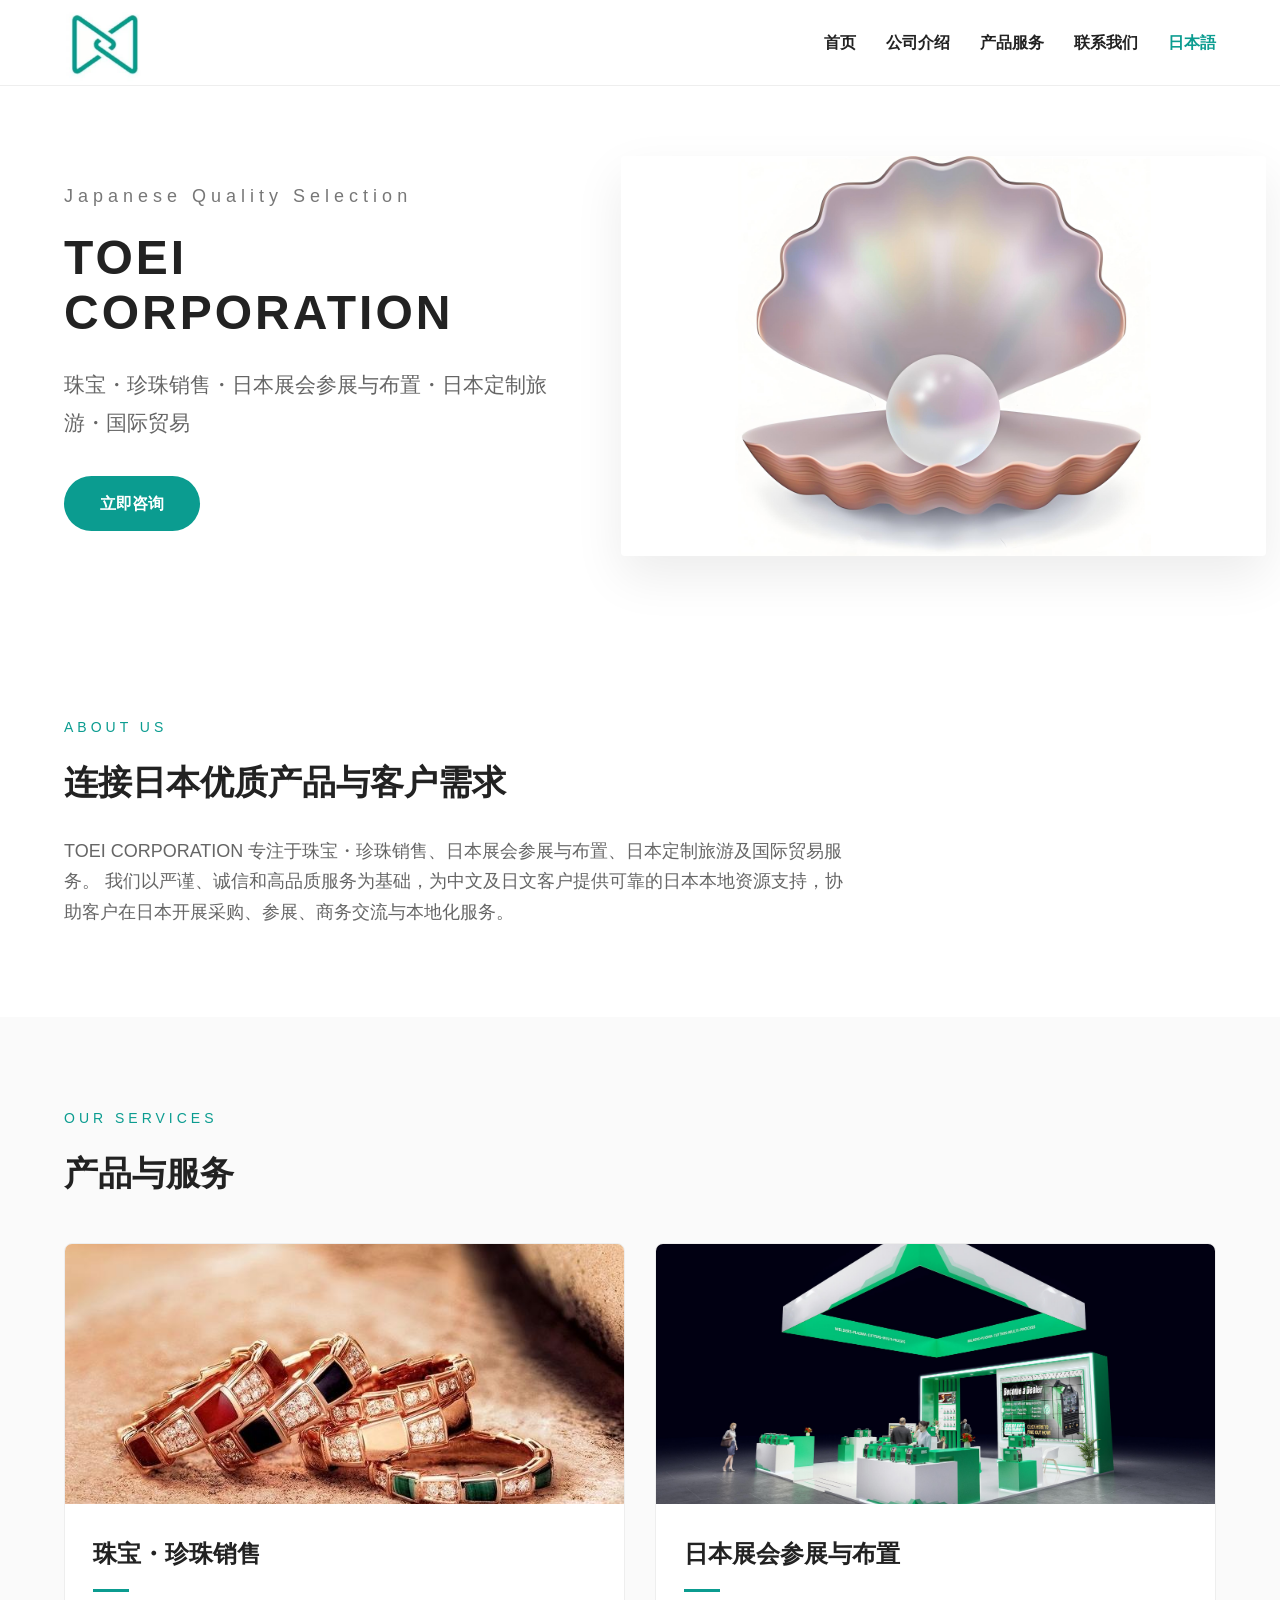
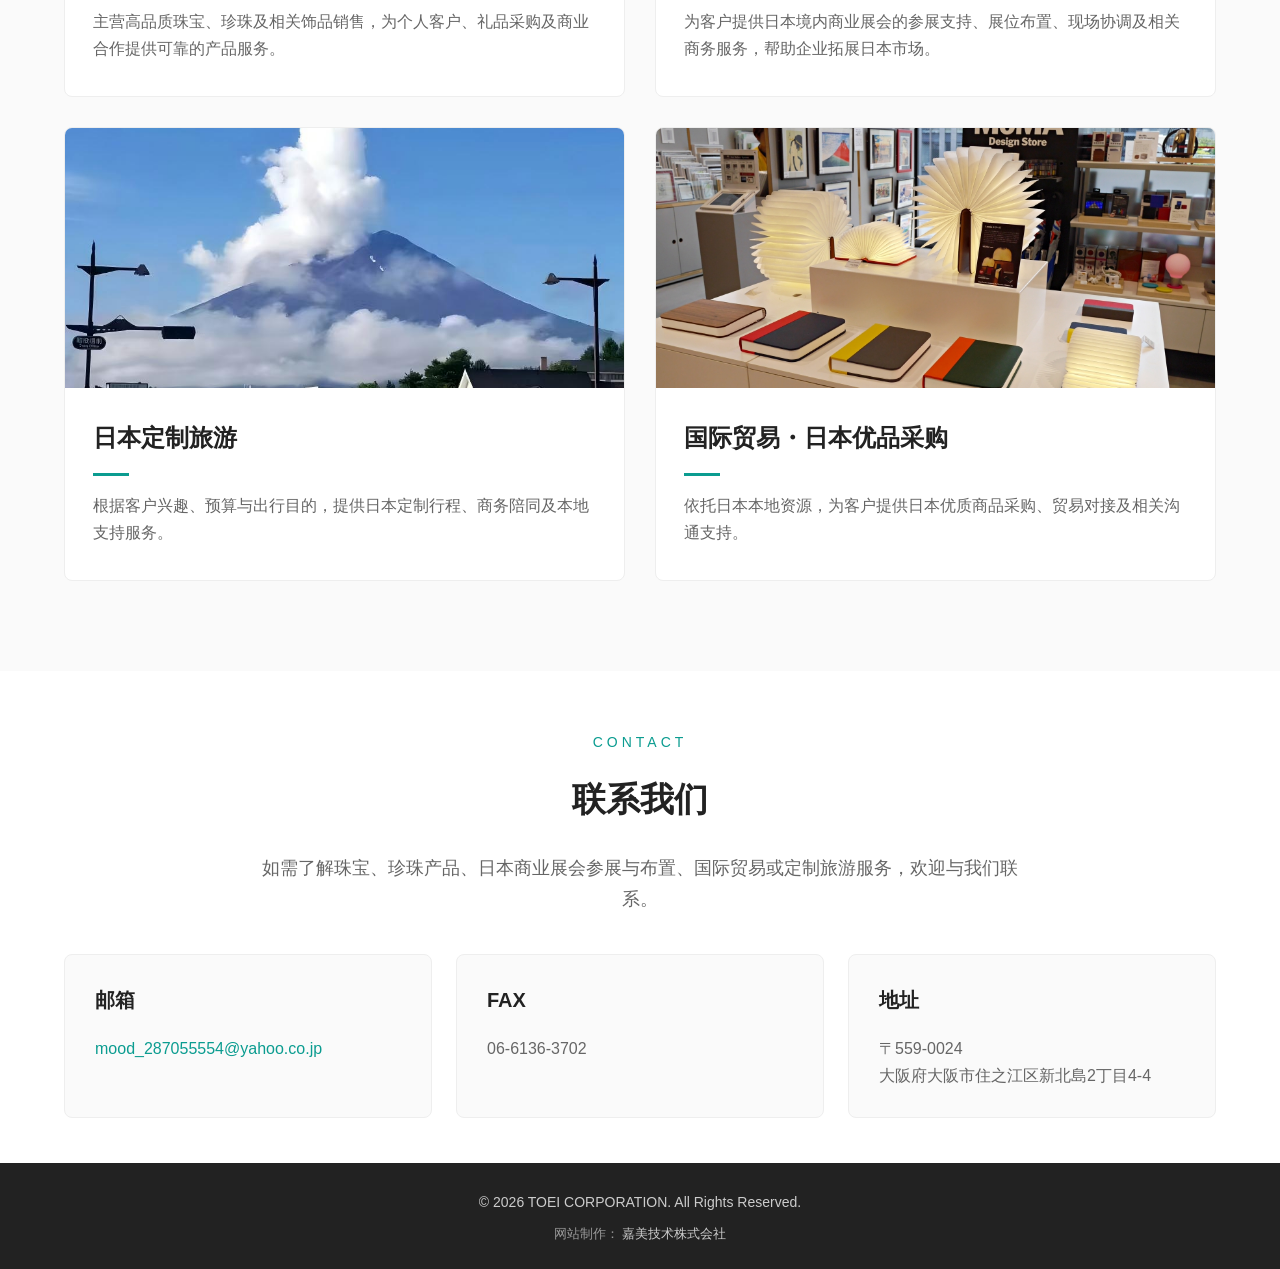
<file: index.html>
<!DOCTYPE html>
<html lang="zh-CN">
<head>
    <meta charset="UTF-8">
    <meta name="viewport" content="width=device-width, initial-scale=1.0">
    <title>TOEI CORPORATION</title>
    <link rel="stylesheet" href="css/style.css">
</head>
<body>

<header class="site-header">
    <div class="container header-inner">
        <div class="brand">
            <a href="index.html">
                <img src="images/logo.jpg" alt="TOEI CORPORATION">
            </a>
        </div>

        <nav class="main-nav">
            <a href="index.html">首页</a>
            <a href="about.html">公司介绍</a>
            <a href="services.html">产品服务</a>
            <a href="contact.html">联系我们</a>
            <a href="index-ja.html" class="lang">日本語</a>
        </nav>
    </div>
</header>

<section class="hero">
    <div class="container hero-inner">
        <div class="hero-content">
            <p class="eyebrow">Japanese Quality Selection</p>
            <h1>TOEI CORPORATION</h1>
            <p class="subtitle">珠宝・珍珠销售・日本展会参展与布置・日本定制旅游・国际贸易</p>
            <a href="contact.html" class="btn">立即咨询</a>
        </div>

        <div class="hero-image">
            <img src="images/hero.jpg" alt="日本珍珠">
        </div>
    </div>
</section>

<section id="about" class="section about">
    <div class="container">
        <p class="section-label">About Us</p>
        <h2>连接日本优质产品与客户需求</h2>
        <p class="section-text">
            TOEI CORPORATION 专注于珠宝・珍珠销售、日本展会参展与布置、日本定制旅游及国际贸易服务。
            我们以严谨、诚信和高品质服务为基础，为中文及日文客户提供可靠的日本本地资源支持，协助客户在日本开展采购、参展、商务交流与本地化服务。
        </p>
    </div>
</section>

<section id="services" class="section services">
    <div class="container">
        <p class="section-label">Our Services</p>
        <h2>产品与服务</h2>
<div class="service-grid">

    <div class="service-card">
        <div class="service-img">
            <img src="images/jewelry.jpg" alt="珠宝・珍珠销售">
        </div>
        <div class="service-body">
            <h3>珠宝・珍珠销售</h3>
            <p>主营高品质珠宝、珍珠及相关饰品销售，为个人客户、礼品采购及商业合作提供可靠的产品服务。</p>
        </div>
    </div>

    <div class="service-card">
        <div class="service-img">
            <img src="images/exhibition.jpg" alt="日本展会参展与布置">
        </div>
        <div class="service-body">
            <h3>日本展会参展与布置</h3>
            <p>为客户提供日本境内商业展会的参展支持、展位布置、现场协调及相关商务服务，帮助企业拓展日本市场。</p>
        </div>
    </div>

    <div class="service-card">
        <div class="service-img">
            <img src="images/travel.jpg" alt="日本定制旅游">
        </div>
        <div class="service-body">
            <h3>日本定制旅游</h3>
            <p>根据客户兴趣、预算与出行目的，提供日本定制行程、商务陪同及本地支持服务。</p>
        </div>
    </div>

    <div class="service-card">
        <div class="service-img">
            <img src="images/shopping.jpg" alt="国际贸易・日本优品采购">
        </div>
        <div class="service-body">
            <h3>国际贸易・日本优品采购</h3>
            <p>依托日本本地资源，为客户提供日本优质商品采购、贸易对接及相关沟通支持。</p>
        </div>
    </div>

</div>
</div>
</section>

<section id="contact" class="section contact">
    <div class="container">
        <p class="section-label">Contact</p>
        <h2>联系我们</h2>
        <p class="section-text">
            如需了解珠宝、珍珠产品、日本商业展会参展与布置、国际贸易或定制旅游服务，欢迎与我们联系。
        </p>

        <div class="contact-info">
            <div class="contact-item">
                <h3>邮箱</h3>
                <p>
                    <a href="mailto:mood_287055554@yahoo.co.jp">
                        mood_287055554@yahoo.co.jp
                    </a>
                </p>
            </div>

            <div class="contact-item">
                <h3>FAX</h3>
                <p>06-6136-3702</p>
            </div>

            <div class="contact-item">
                <h3>地址</h3>
                <p>
                    〒559-0024<br>
                    大阪府大阪市住之江区新北島2丁目4-4
                </p>
            </div>
        </div>
    </div>
</section>

<footer>
    <p>© 2026 TOEI CORPORATION. All Rights Reserved.</p>
    <p class="site-credit">
        网站制作：
        <a href="https://jiamei-tech.jp/" target="_blank">
            嘉美技术株式会社
        </a>
    </p>
</footer>

</body>
</html>
</file>
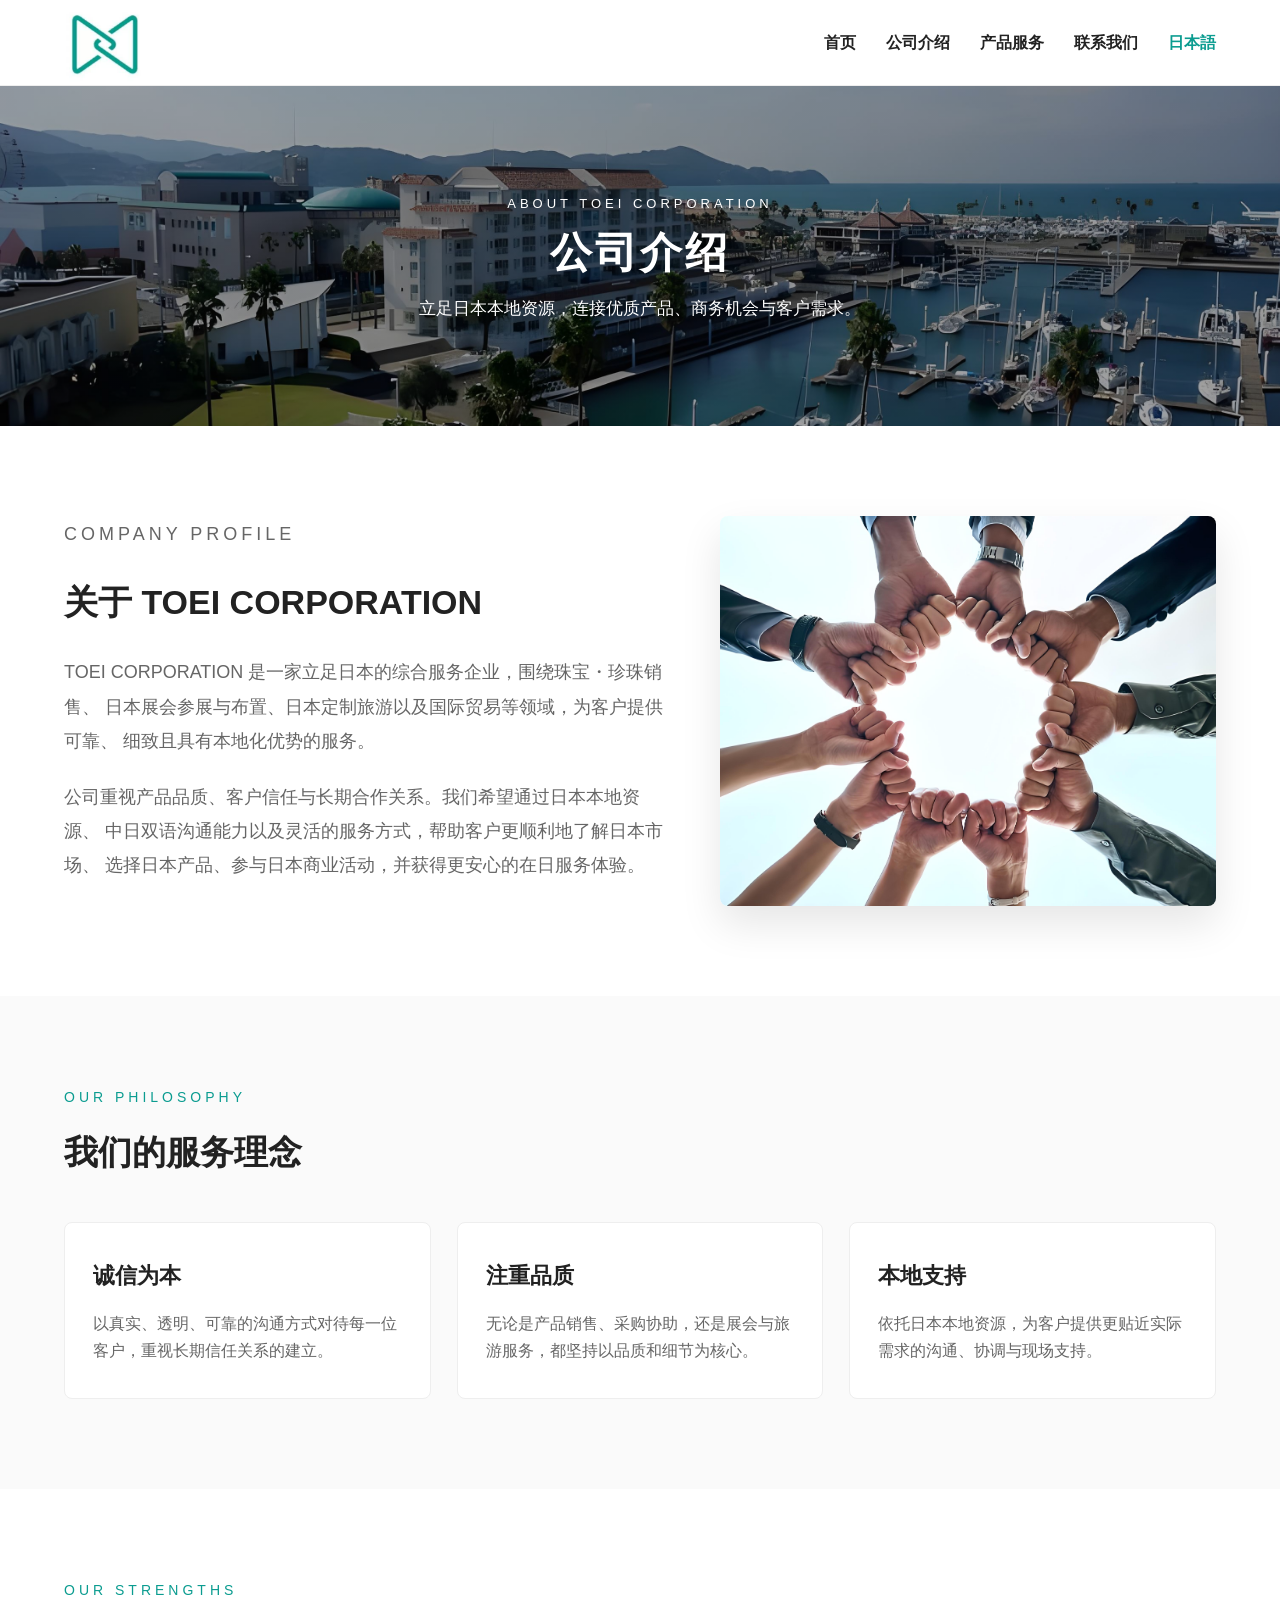
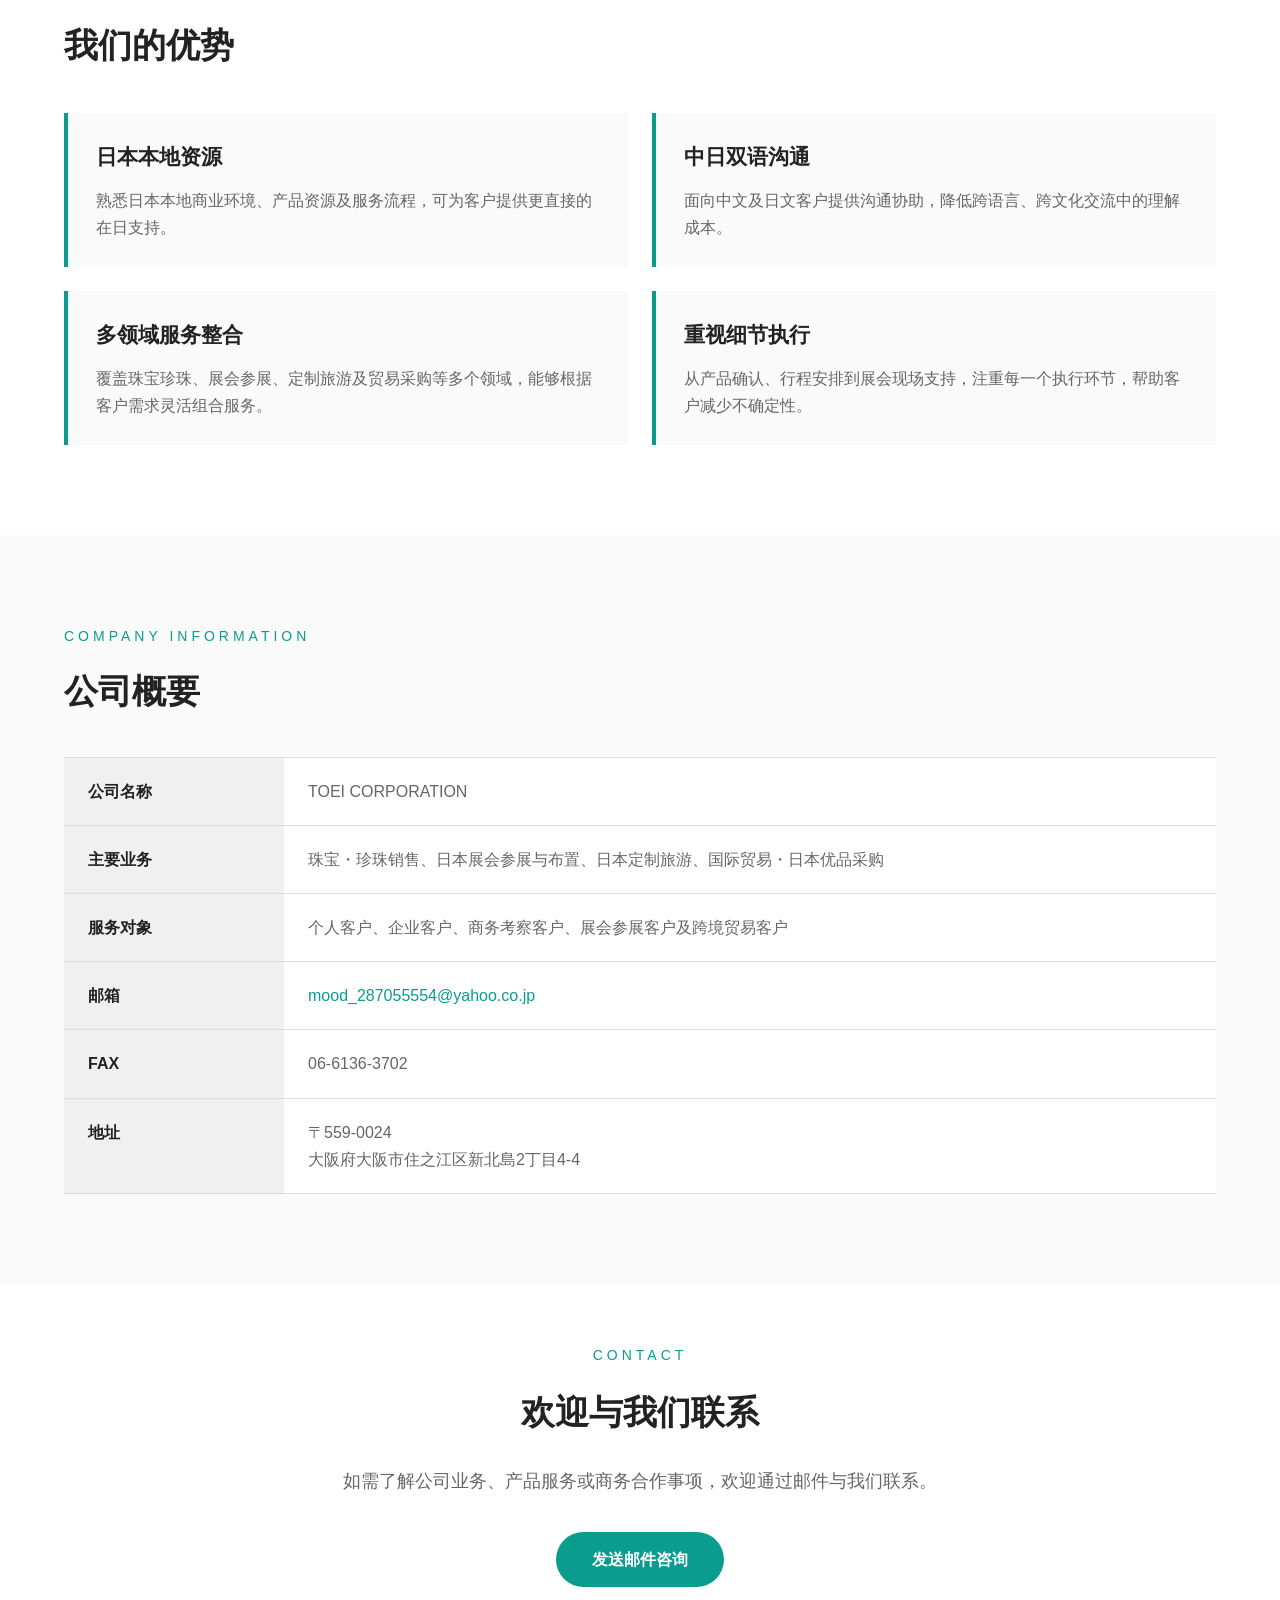
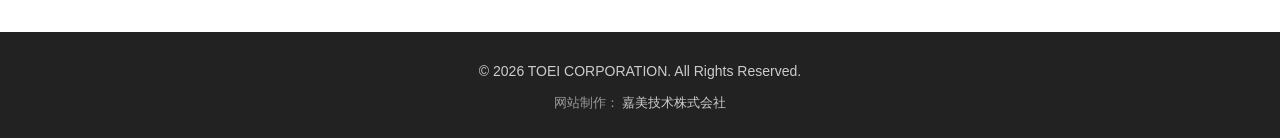
<file: about - 副本.html>
<!DOCTYPE html>
<html lang="zh-CN">
<head>
    <meta charset="UTF-8">
    <meta name="viewport" content="width=device-width, initial-scale=1.0">
    <title>公司介绍｜TOEI CORPORATION</title>
    <link rel="stylesheet" href="css/style.css">
</head>
<body>

<header class="site-header">
    <div class="container header-inner">
        <div class="brand">
            <a href="index.html">
                <img src="images/logo.jpg" alt="TOEI CORPORATION">
            </a>
        </div>

        <nav class="main-nav">
            <a href="index.html">首页</a>
            <a href="about.html">公司介绍</a>
            <a href="index.html#services">产品服务</a>
            <a href="index.html#contact">联系我们</a>
            <a href="#" class="lang">日本語</a>
        </nav>
    </div>
</header>

<section class="page-hero about-hero">
    <div class="container">
        <p class="section-label">About TOEI CORPORATION</p>
        <h1>公司介绍</h1>
        <p>
            立足日本本地资源，连接优质产品、商务机会与客户需求。
        </p>
    </div>
</section>

<section class="section about-detail">
    <div class="container about-detail-inner">
        <div class="about-detail-text">
            <p class="section-label">Company Profile</p>
            <h2>关于 TOEI CORPORATION</h2>

            <p>
                TOEI CORPORATION 是一家立足日本的综合服务企业，围绕珠宝・珍珠销售、
                日本展会参展与布置、日本定制旅游以及国际贸易等领域，为客户提供可靠、
                细致且具有本地化优势的服务。
            </p>

            <p>
                公司重视产品品质、客户信任与长期合作关系。我们希望通过日本本地资源、
                中日双语沟通能力以及灵活的服务方式，帮助客户更顺利地了解日本市场、
                选择日本产品、参与日本商业活动，并获得更安心的在日服务体验。
            </p>
        </div>

        <div class="about-detail-image">
            <img src="images/about-company.jpg" alt="TOEI CORPORATION 公司介绍">
        </div>
    </div>
</section>

<section class="section philosophy">
    <div class="container">
        <p class="section-label">Our Philosophy</p>
        <h2>我们的服务理念</h2>

        <div class="value-grid">
            <div class="value-card">
                <h3>诚信为本</h3>
                <p>
                    以真实、透明、可靠的沟通方式对待每一位客户，重视长期信任关系的建立。
                </p>
            </div>

            <div class="value-card">
                <h3>注重品质</h3>
                <p>
                    无论是产品销售、采购协助，还是展会与旅游服务，都坚持以品质和细节为核心。
                </p>
            </div>

            <div class="value-card">
                <h3>本地支持</h3>
                <p>
                    依托日本本地资源，为客户提供更贴近实际需求的沟通、协调与现场支持。
                </p>
            </div>
        </div>
    </div>
</section>

<section class="section strength">
    <div class="container">
        <p class="section-label">Our Strengths</p>
        <h2>我们的优势</h2>

        <div class="strength-list">
            <div class="strength-item">
                <h3>日本本地资源</h3>
                <p>
                    熟悉日本本地商业环境、产品资源及服务流程，可为客户提供更直接的在日支持。
                </p>
            </div>

            <div class="strength-item">
                <h3>中日双语沟通</h3>
                <p>
                    面向中文及日文客户提供沟通协助，降低跨语言、跨文化交流中的理解成本。
                </p>
            </div>

            <div class="strength-item">
                <h3>多领域服务整合</h3>
                <p>
                    覆盖珠宝珍珠、展会参展、定制旅游及贸易采购等多个领域，能够根据客户需求灵活组合服务。
                </p>
            </div>

            <div class="strength-item">
                <h3>重视细节执行</h3>
                <p>
                    从产品确认、行程安排到展会现场支持，注重每一个执行环节，帮助客户减少不确定性。
                </p>
            </div>
        </div>
    </div>
</section>

<section class="section company-profile">
    <div class="container">
        <p class="section-label">Company Information</p>
        <h2>公司概要</h2>

        <div class="profile-table">
            <div class="profile-row">
                <div class="profile-title">公司名称</div>
                <div class="profile-text">TOEI CORPORATION</div>
            </div>

            <div class="profile-row">
                <div class="profile-title">主要业务</div>
                <div class="profile-text">
                    珠宝・珍珠销售、日本展会参展与布置、日本定制旅游、国际贸易・日本优品采购
                </div>
            </div>

            <div class="profile-row">
                <div class="profile-title">服务对象</div>
                <div class="profile-text">
                    个人客户、企业客户、商务考察客户、展会参展客户及跨境贸易客户
                </div>
            </div>

            <div class="profile-row">
                <div class="profile-title">邮箱</div>
                <div class="profile-text">
                    <a href="mailto:mood_287055554@yahoo.co.jp">mood_287055554@yahoo.co.jp</a>
                </div>
            </div>

            <div class="profile-row">
                <div class="profile-title">FAX</div>
                <div class="profile-text">06-6136-3702</div>
            </div>

            <div class="profile-row">
                <div class="profile-title">地址</div>
                <div class="profile-text">
                    〒559-0024<br>
                    大阪府大阪市住之江区新北島2丁目4-4
                </div>
            </div>
        </div>
    </div>
</section>

<section class="section contact simple-contact">
    <div class="container">
        <p class="section-label">Contact</p>
        <h2>欢迎与我们联系</h2>
        <p class="section-text">
            如需了解公司业务、产品服务或商务合作事项，欢迎通过邮件与我们联系。
        </p>

        <a href="mailto:mood_287055554@yahoo.co.jp" class="btn">发送邮件咨询</a>
    </div>
</section>

<footer>
    <p>© 2026 TOEI CORPORATION. All Rights Reserved.</p>
    <p class="site-credit">
        网站制作：
        <a href="https://jiamei-tech.jp/" target="_blank">
            嘉美技术株式会社
        </a>
    </p>
</footer>

</body>
</html>
</file>
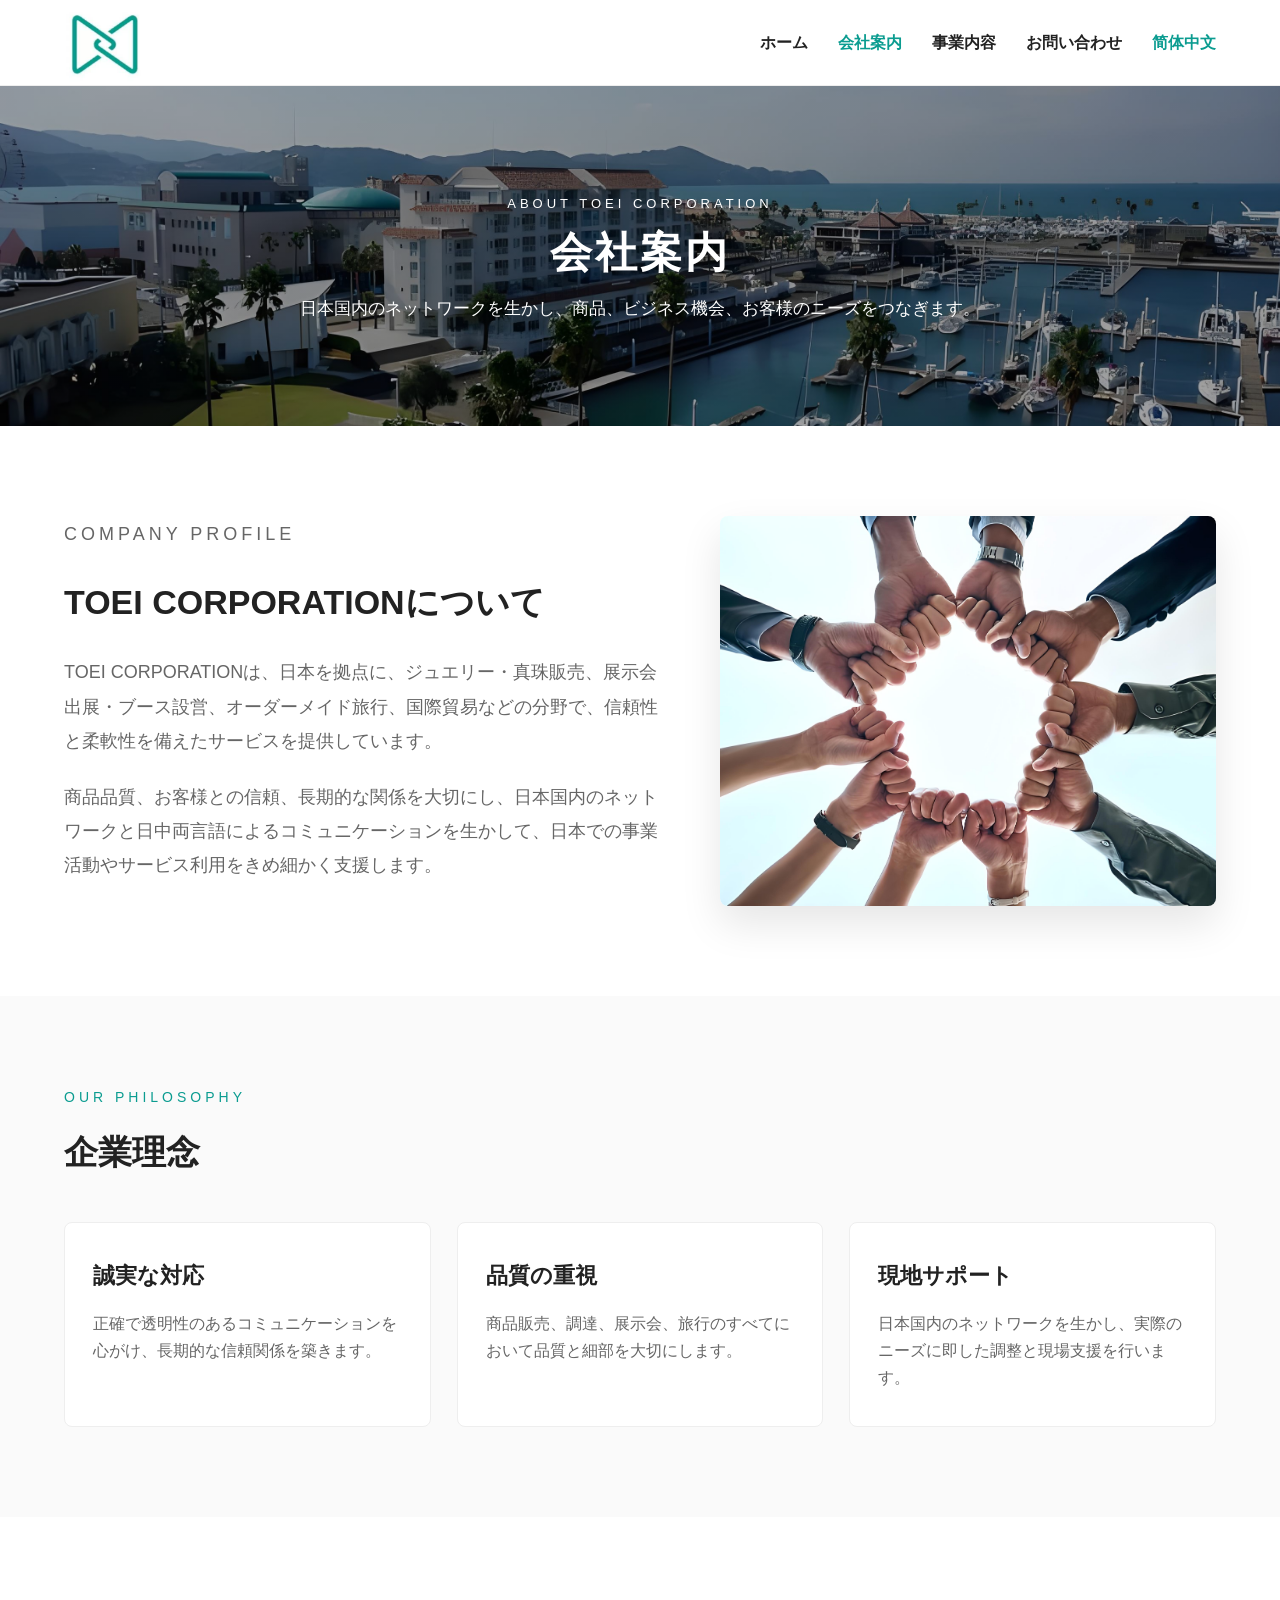
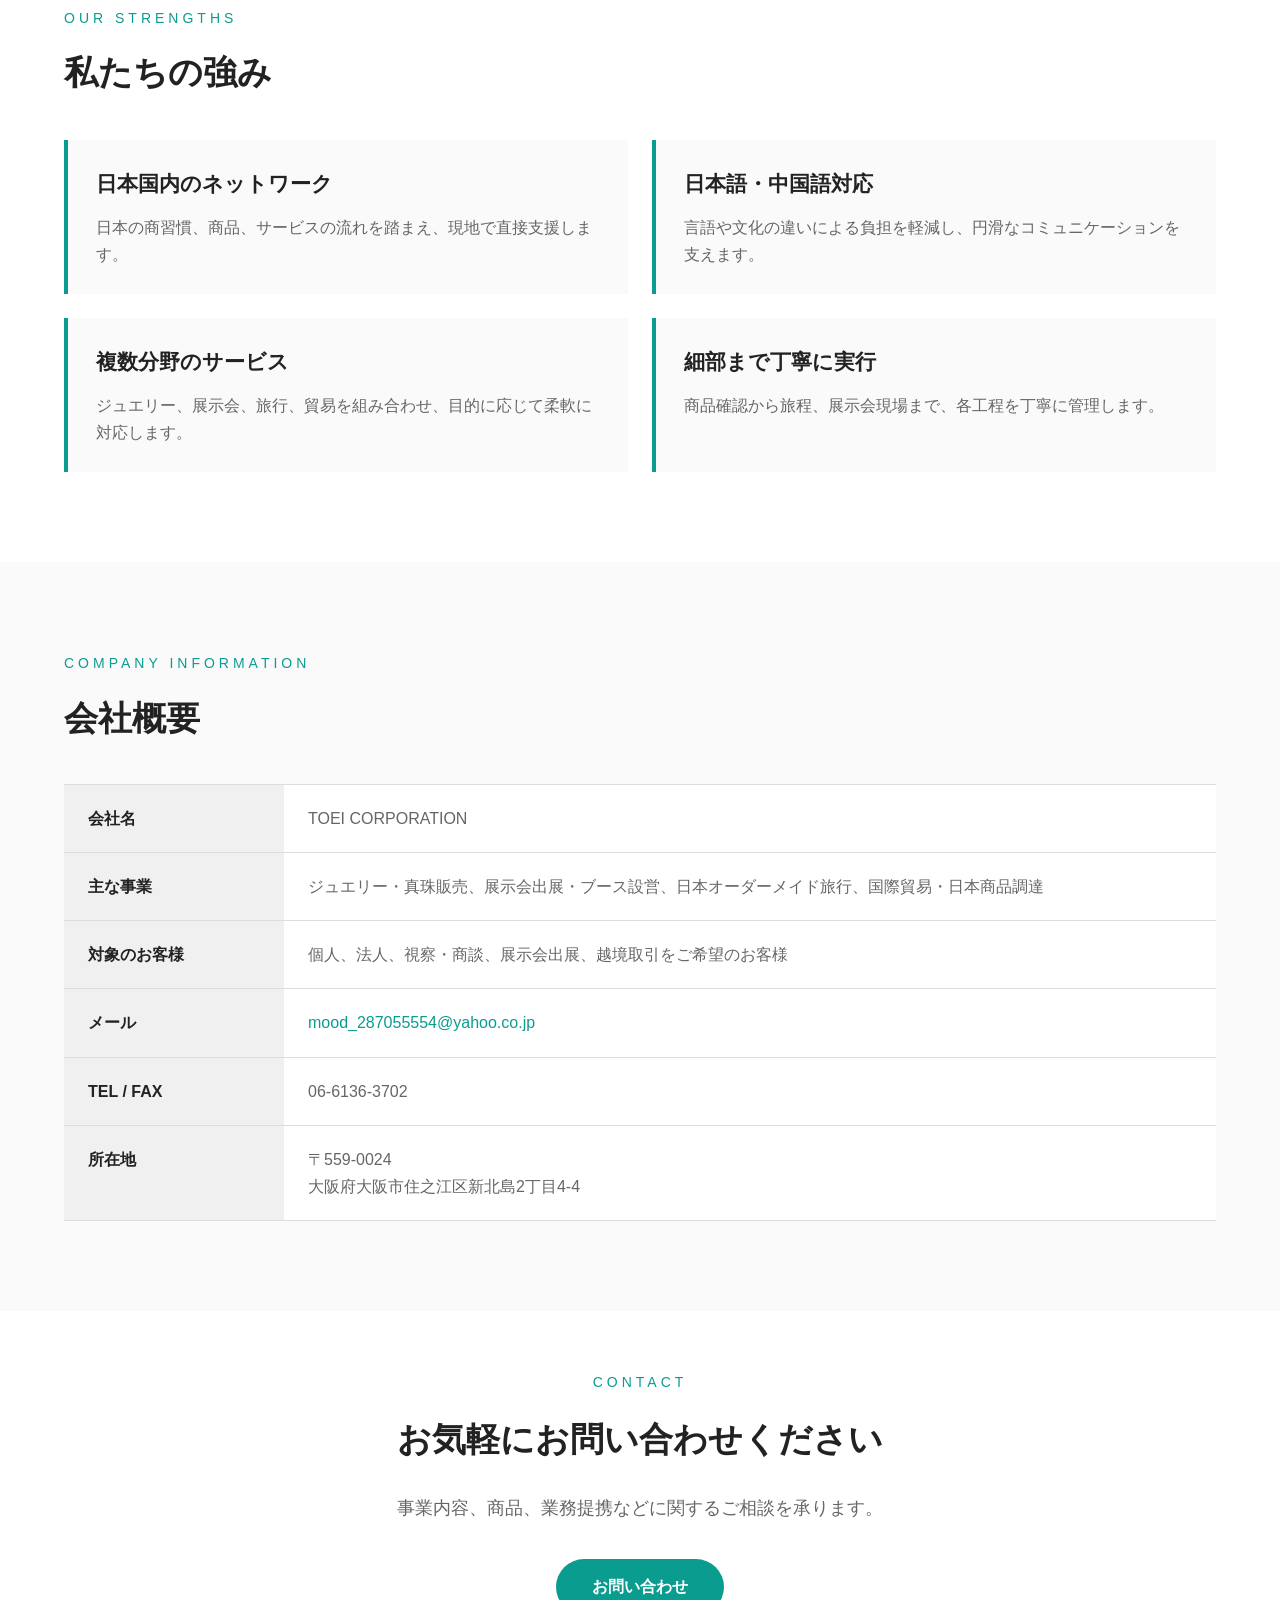
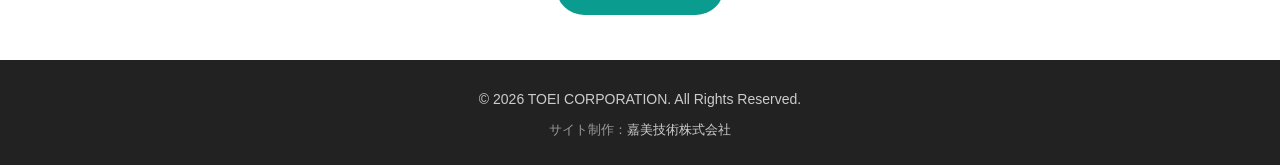
<file: about-ja.html>
<!DOCTYPE html>
<html lang="ja">
<head>
    <meta charset="UTF-8">
    <meta name="viewport" content="width=device-width, initial-scale=1.0">
    <meta name="description" content="TOEI CORPORATIONの会社案内、理念、強み、会社概要をご紹介します。">
    <title>会社案内｜TOEI CORPORATION</title>
    <link rel="stylesheet" href="css/style.css">
</head>
<body>
<header class="site-header"><div class="container header-inner"><div class="brand"><a href="index-ja.html"><img src="images/logo.jpg" alt="TOEI CORPORATION"></a></div><nav class="main-nav"><a href="index-ja.html">ホーム</a><a href="about-ja.html" class="active">会社案内</a><a href="services-ja.html">事業内容</a><a href="contact-ja.html">お問い合わせ</a><a href="about.html" class="lang">简体中文</a></nav></div></header>

<section class="page-hero about-hero"><div class="container"><p class="section-label">About TOEI CORPORATION</p><h1>会社案内</h1><p>日本国内のネットワークを生かし、商品、ビジネス機会、お客様のニーズをつなぎます。</p></div></section>

<section class="section about-detail"><div class="container about-detail-inner"><div class="about-detail-text"><p class="section-label">Company Profile</p><h2>TOEI CORPORATIONについて</h2><p>TOEI CORPORATIONは、日本を拠点に、ジュエリー・真珠販売、展示会出展・ブース設営、オーダーメイド旅行、国際貿易などの分野で、信頼性と柔軟性を備えたサービスを提供しています。</p><p>商品品質、お客様との信頼、長期的な関係を大切にし、日本国内のネットワークと日中両言語によるコミュニケーションを生かして、日本での事業活動やサービス利用をきめ細かく支援します。</p></div><div class="about-detail-image"><img src="images/about-company.jpg" alt="TOEI CORPORATION 会社案内"></div></div></section>

<section class="section philosophy"><div class="container"><p class="section-label">Our Philosophy</p><h2>企業理念</h2><div class="value-grid"><div class="value-card"><h3>誠実な対応</h3><p>正確で透明性のあるコミュニケーションを心がけ、長期的な信頼関係を築きます。</p></div><div class="value-card"><h3>品質の重視</h3><p>商品販売、調達、展示会、旅行のすべてにおいて品質と細部を大切にします。</p></div><div class="value-card"><h3>現地サポート</h3><p>日本国内のネットワークを生かし、実際のニーズに即した調整と現場支援を行います。</p></div></div></div></section>

<section class="section strength"><div class="container"><p class="section-label">Our Strengths</p><h2>私たちの強み</h2><div class="strength-list"><div class="strength-item"><h3>日本国内のネットワーク</h3><p>日本の商習慣、商品、サービスの流れを踏まえ、現地で直接支援します。</p></div><div class="strength-item"><h3>日本語・中国語対応</h3><p>言語や文化の違いによる負担を軽減し、円滑なコミュニケーションを支えます。</p></div><div class="strength-item"><h3>複数分野のサービス</h3><p>ジュエリー、展示会、旅行、貿易を組み合わせ、目的に応じて柔軟に対応します。</p></div><div class="strength-item"><h3>細部まで丁寧に実行</h3><p>商品確認から旅程、展示会現場まで、各工程を丁寧に管理します。</p></div></div></div></section>

<section class="section company-profile"><div class="container"><p class="section-label">Company Information</p><h2>会社概要</h2><div class="profile-table"><div class="profile-row"><div class="profile-title">会社名</div><div class="profile-text">TOEI CORPORATION</div></div><div class="profile-row"><div class="profile-title">主な事業</div><div class="profile-text">ジュエリー・真珠販売、展示会出展・ブース設営、日本オーダーメイド旅行、国際貿易・日本商品調達</div></div><div class="profile-row"><div class="profile-title">対象のお客様</div><div class="profile-text">個人、法人、視察・商談、展示会出展、越境取引をご希望のお客様</div></div><div class="profile-row"><div class="profile-title">メール</div><div class="profile-text"><a href="mailto:mood_287055554@yahoo.co.jp">mood_287055554@yahoo.co.jp</a></div></div><div class="profile-row"><div class="profile-title">TEL / FAX</div><div class="profile-text">06-6136-3702</div></div><div class="profile-row"><div class="profile-title">所在地</div><div class="profile-text">〒559-0024<br>大阪府大阪市住之江区新北島2丁目4-4</div></div></div></div></section>

<section class="section contact simple-contact"><div class="container"><p class="section-label">Contact</p><h2>お気軽にお問い合わせください</h2><p class="section-text">事業内容、商品、業務提携などに関するご相談を承ります。</p><a href="contact-ja.html" class="btn">お問い合わせ</a></div></section>
<footer><p>© 2026 TOEI CORPORATION. All Rights Reserved.</p><p class="site-credit">サイト制作：<a href="https://jiamei-tech.jp/" target="_blank" rel="noopener noreferrer">嘉美技術株式会社</a></p></footer>
</body>
</html>
</file>
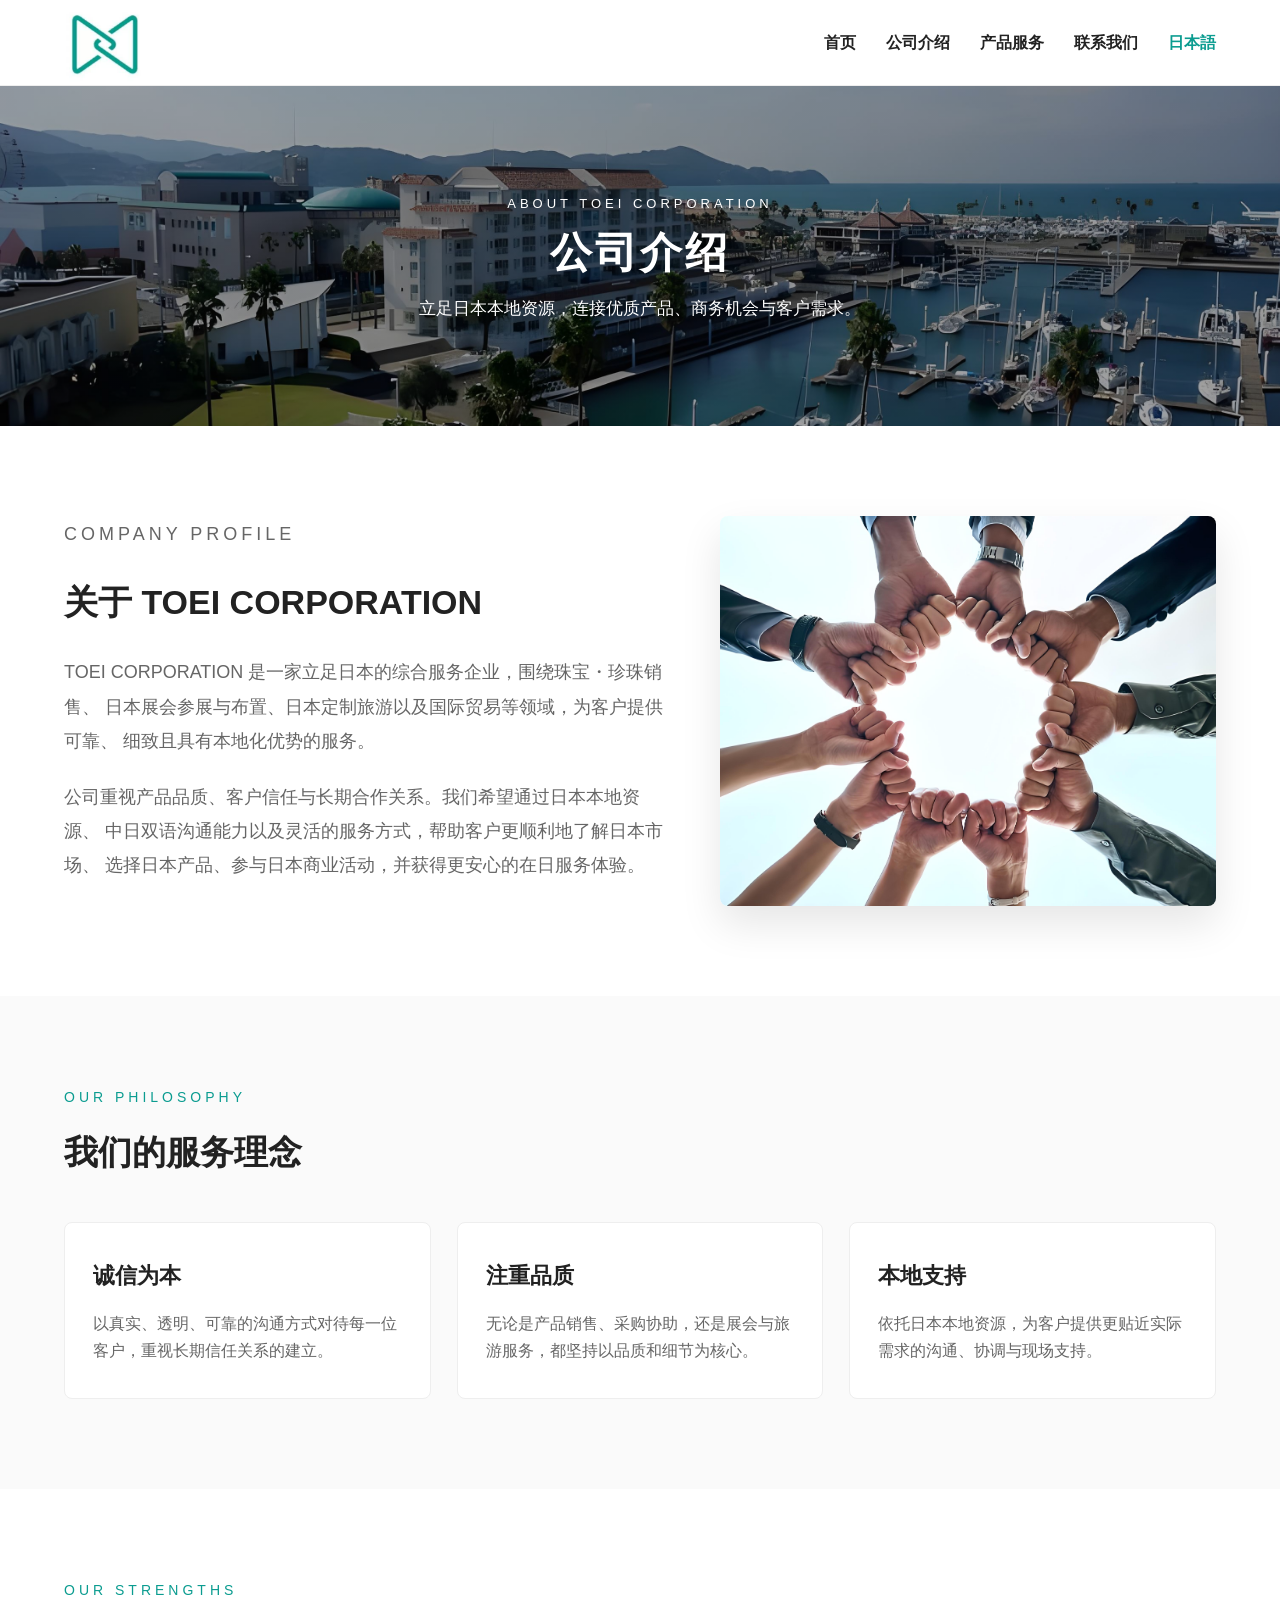
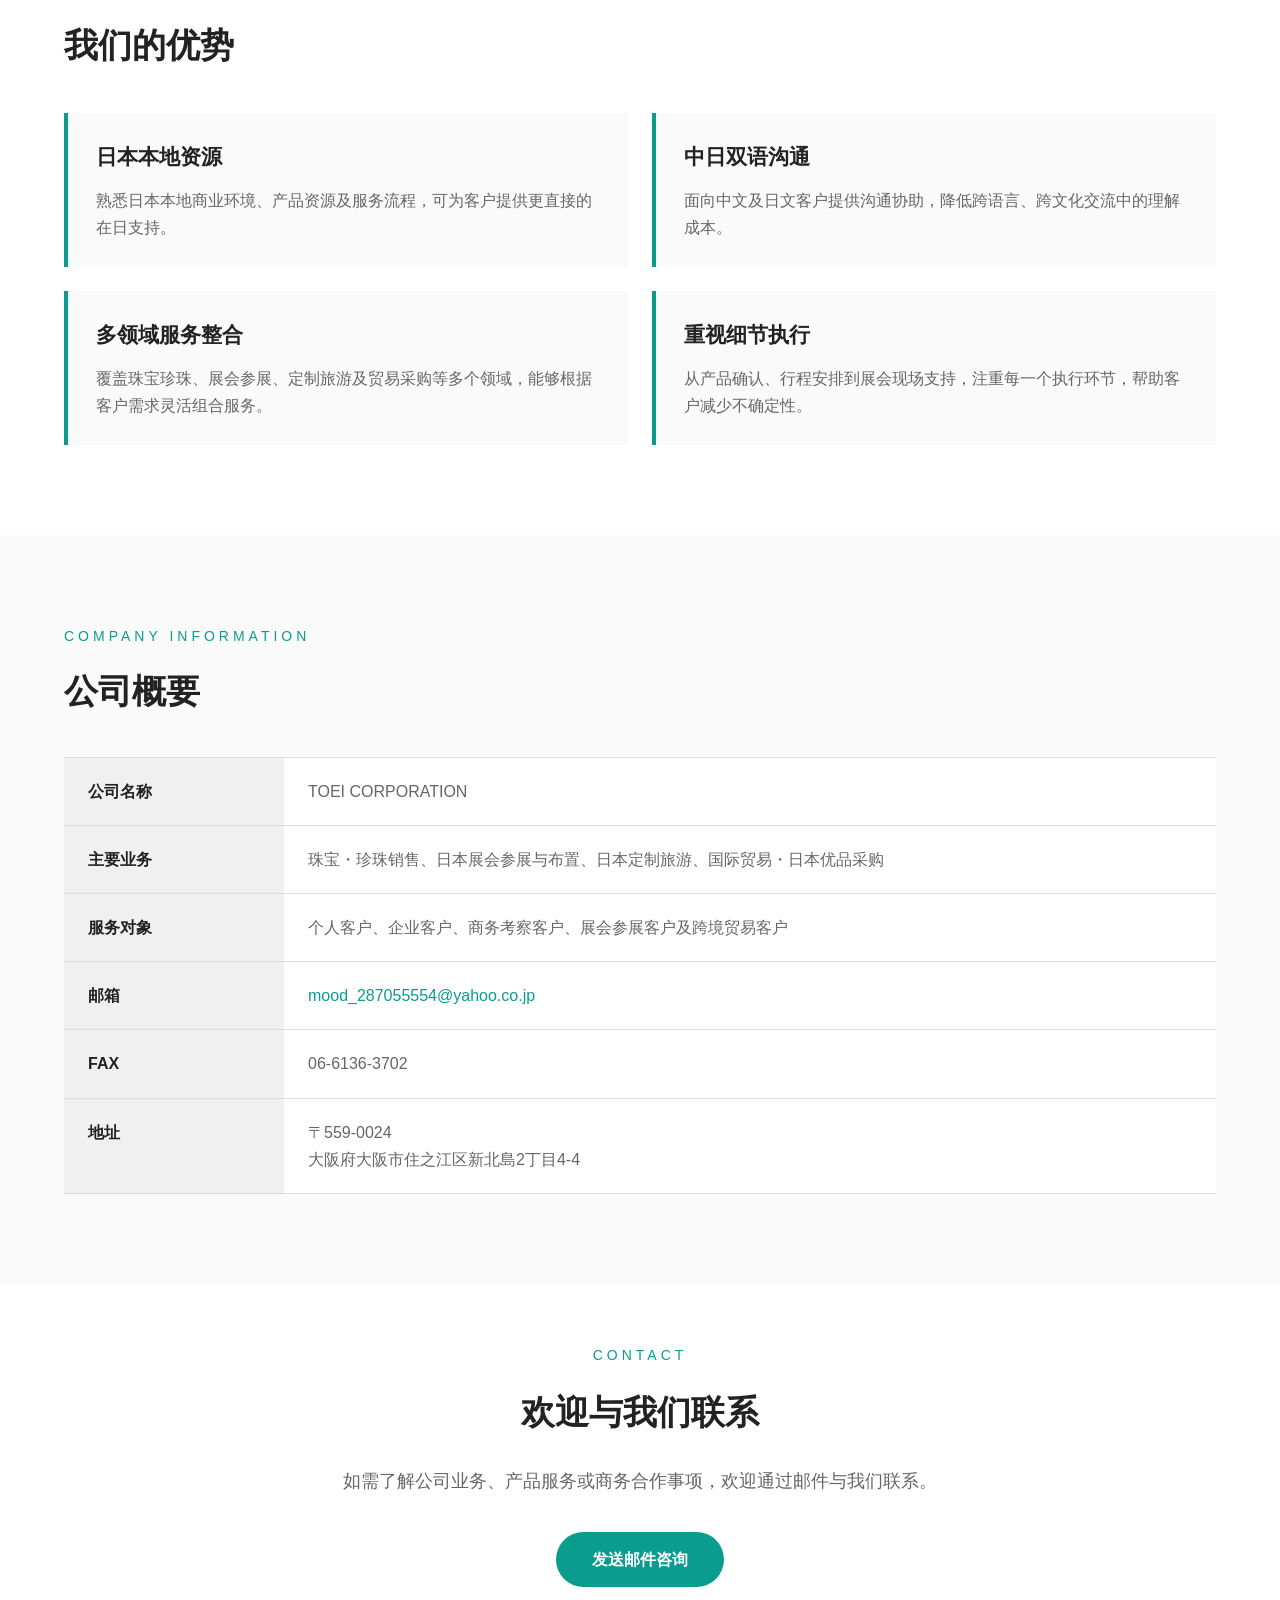
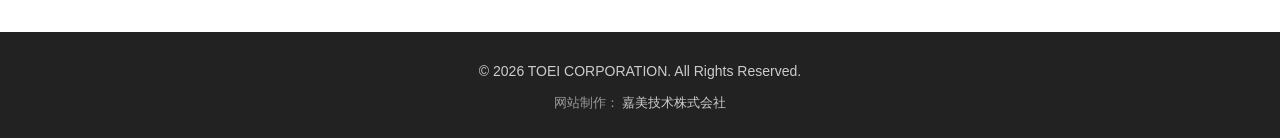
<file: about.html>
<!DOCTYPE html>
<html lang="zh-CN">
<head>
    <meta charset="UTF-8">
    <meta name="viewport" content="width=device-width, initial-scale=1.0">
    <title>公司介绍｜TOEI CORPORATION</title>
    <link rel="stylesheet" href="css/style.css">
</head>
<body>

<header class="site-header">
    <div class="container header-inner">
        <div class="brand">
            <a href="index.html">
                <img src="images/logo.jpg" alt="TOEI CORPORATION">
            </a>
        </div>

        <nav class="main-nav">
            <a href="index.html">首页</a>
            <a href="about.html">公司介绍</a>
            <a href="services.html">产品服务</a>
            <a href="contact.html">联系我们</a>
            <a href="about-ja.html" class="lang">日本語</a>
        </nav>
    </div>
</header>

<section class="page-hero about-hero">
    <div class="container">
        <p class="section-label">About TOEI CORPORATION</p>
        <h1>公司介绍</h1>
        <p>
            立足日本本地资源，连接优质产品、商务机会与客户需求。
        </p>
    </div>
</section>

<section class="section about-detail">
    <div class="container about-detail-inner">
        <div class="about-detail-text">
            <p class="section-label">Company Profile</p>
            <h2>关于 TOEI CORPORATION</h2>

            <p>
                TOEI CORPORATION 是一家立足日本的综合服务企业，围绕珠宝・珍珠销售、
                日本展会参展与布置、日本定制旅游以及国际贸易等领域，为客户提供可靠、
                细致且具有本地化优势的服务。
            </p>

            <p>
                公司重视产品品质、客户信任与长期合作关系。我们希望通过日本本地资源、
                中日双语沟通能力以及灵活的服务方式，帮助客户更顺利地了解日本市场、
                选择日本产品、参与日本商业活动，并获得更安心的在日服务体验。
            </p>
        </div>

        <div class="about-detail-image">
            <img src="images/about-company.jpg" alt="TOEI CORPORATION 公司介绍">
        </div>
    </div>
</section>

<section class="section philosophy">
    <div class="container">
        <p class="section-label">Our Philosophy</p>
        <h2>我们的服务理念</h2>

        <div class="value-grid">
            <div class="value-card">
                <h3>诚信为本</h3>
                <p>
                    以真实、透明、可靠的沟通方式对待每一位客户，重视长期信任关系的建立。
                </p>
            </div>

            <div class="value-card">
                <h3>注重品质</h3>
                <p>
                    无论是产品销售、采购协助，还是展会与旅游服务，都坚持以品质和细节为核心。
                </p>
            </div>

            <div class="value-card">
                <h3>本地支持</h3>
                <p>
                    依托日本本地资源，为客户提供更贴近实际需求的沟通、协调与现场支持。
                </p>
            </div>
        </div>
    </div>
</section>

<section class="section strength">
    <div class="container">
        <p class="section-label">Our Strengths</p>
        <h2>我们的优势</h2>

        <div class="strength-list">
            <div class="strength-item">
                <h3>日本本地资源</h3>
                <p>
                    熟悉日本本地商业环境、产品资源及服务流程，可为客户提供更直接的在日支持。
                </p>
            </div>

            <div class="strength-item">
                <h3>中日双语沟通</h3>
                <p>
                    面向中文及日文客户提供沟通协助，降低跨语言、跨文化交流中的理解成本。
                </p>
            </div>

            <div class="strength-item">
                <h3>多领域服务整合</h3>
                <p>
                    覆盖珠宝珍珠、展会参展、定制旅游及贸易采购等多个领域，能够根据客户需求灵活组合服务。
                </p>
            </div>

            <div class="strength-item">
                <h3>重视细节执行</h3>
                <p>
                    从产品确认、行程安排到展会现场支持，注重每一个执行环节，帮助客户减少不确定性。
                </p>
            </div>
        </div>
    </div>
</section>

<section class="section company-profile">
    <div class="container">
        <p class="section-label">Company Information</p>
        <h2>公司概要</h2>

        <div class="profile-table">
            <div class="profile-row">
                <div class="profile-title">公司名称</div>
                <div class="profile-text">TOEI CORPORATION</div>
            </div>

            <div class="profile-row">
                <div class="profile-title">主要业务</div>
                <div class="profile-text">
                    珠宝・珍珠销售、日本展会参展与布置、日本定制旅游、国际贸易・日本优品采购
                </div>
            </div>

            <div class="profile-row">
                <div class="profile-title">服务对象</div>
                <div class="profile-text">
                    个人客户、企业客户、商务考察客户、展会参展客户及跨境贸易客户
                </div>
            </div>

            <div class="profile-row">
                <div class="profile-title">邮箱</div>
                <div class="profile-text">
                    <a href="mailto:mood_287055554@yahoo.co.jp">mood_287055554@yahoo.co.jp</a>
                </div>
            </div>

            <div class="profile-row">
                <div class="profile-title">FAX</div>
                <div class="profile-text">06-6136-3702</div>
            </div>

            <div class="profile-row">
                <div class="profile-title">地址</div>
                <div class="profile-text">
                    〒559-0024<br>
                    大阪府大阪市住之江区新北島2丁目4-4
                </div>
            </div>
        </div>
    </div>
</section>

<section class="section contact simple-contact">
    <div class="container">
        <p class="section-label">Contact</p>
        <h2>欢迎与我们联系</h2>
        <p class="section-text">
            如需了解公司业务、产品服务或商务合作事项，欢迎通过邮件与我们联系。
        </p>

        <a href="mailto:mood_287055554@yahoo.co.jp" class="btn">发送邮件咨询</a>
    </div>
</section>

<footer>
    <p>© 2026 TOEI CORPORATION. All Rights Reserved.</p>
    <p class="site-credit">
        网站制作：
        <a href="https://jiamei-tech.jp/" target="_blank">
            嘉美技术株式会社
        </a>
    </p>
</footer>

</body>
</html>
</file>
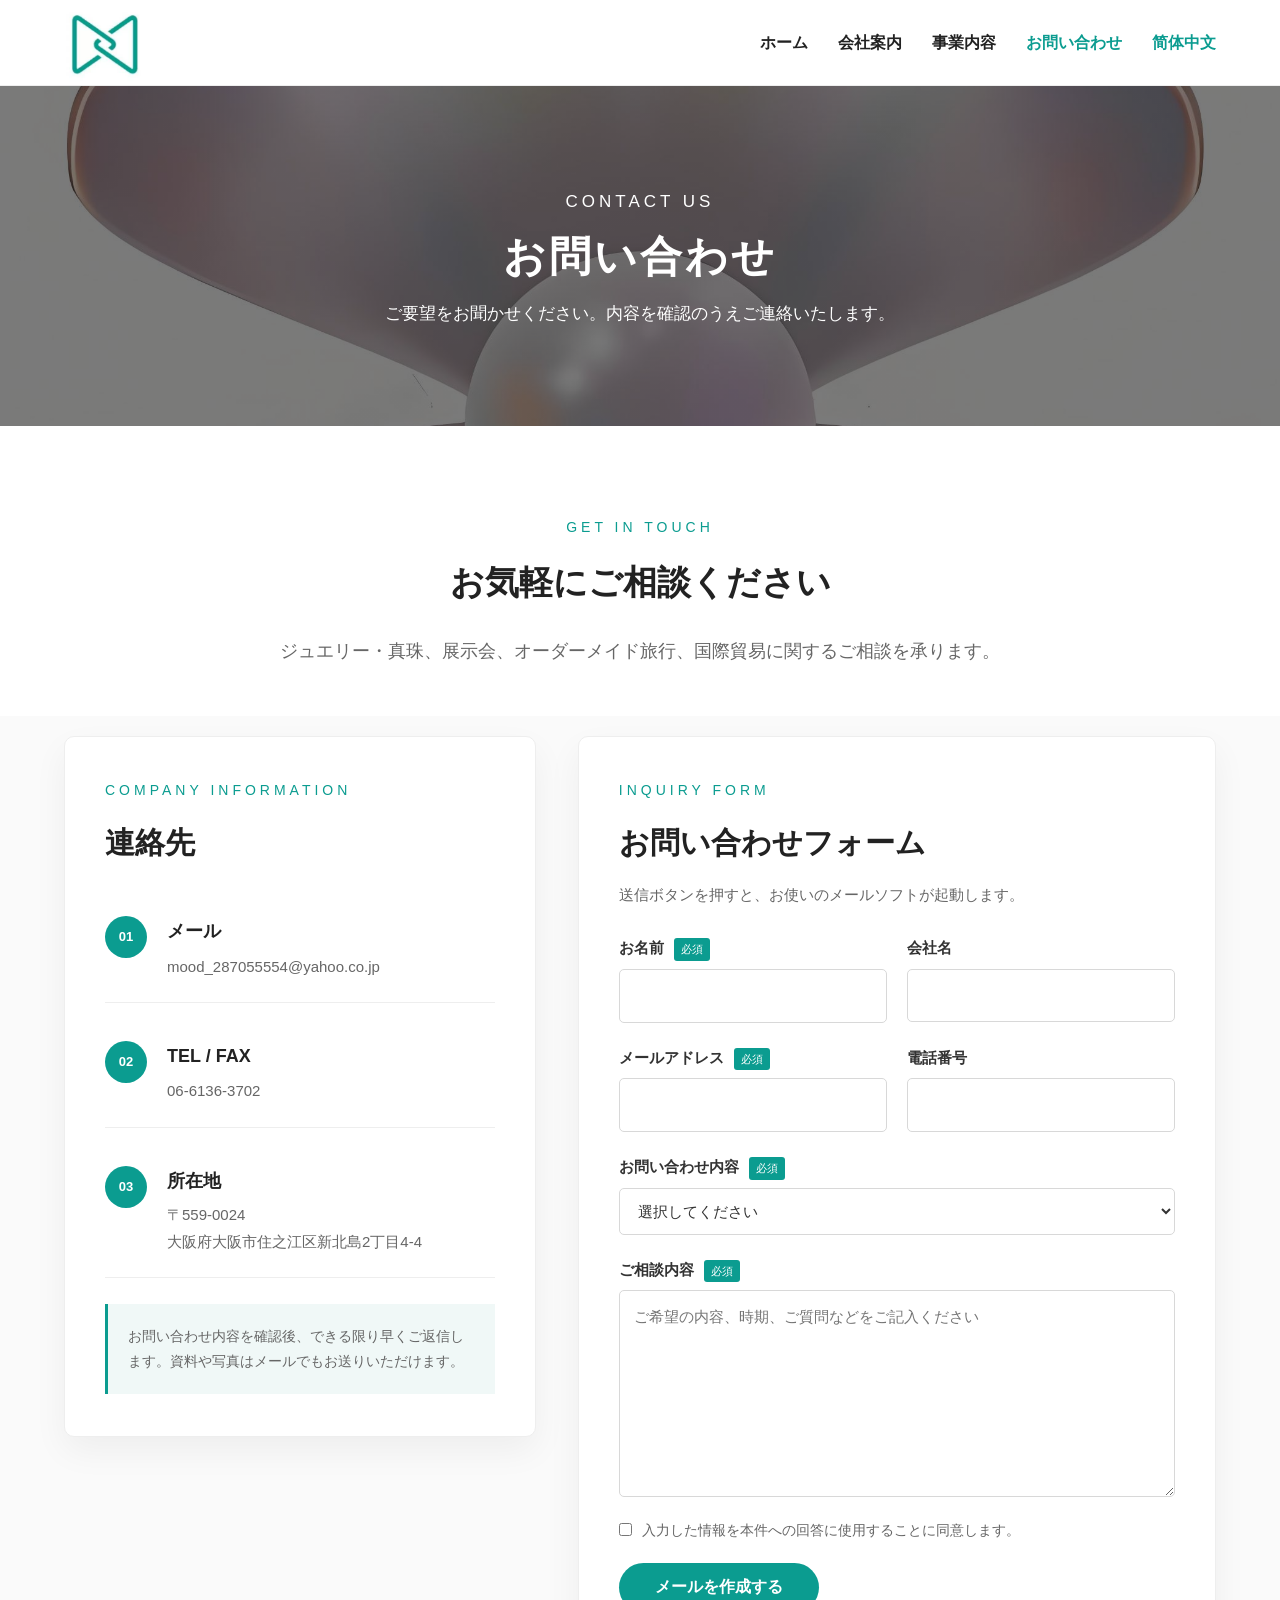
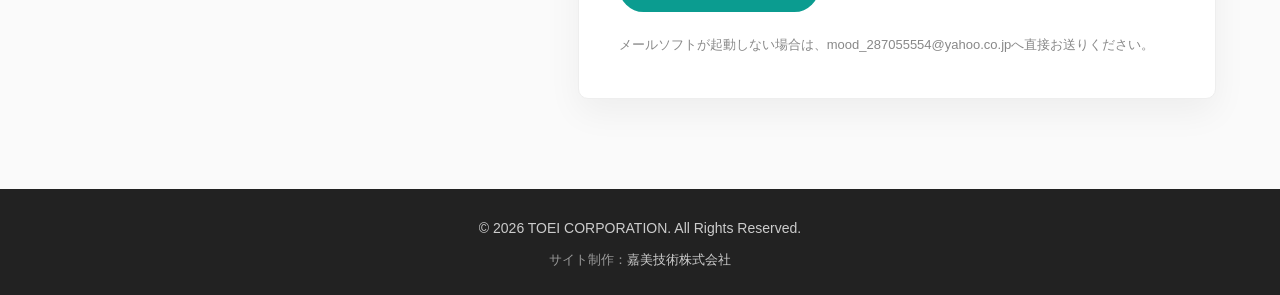
<file: contact-ja.html>
<!DOCTYPE html>
<html lang="ja">
<head>
    <meta charset="UTF-8">
    <meta name="viewport" content="width=device-width, initial-scale=1.0">
    <meta name="description" content="TOEI CORPORATIONへの商品、展示会、旅行、国際貿易に関するお問い合わせはこちらから。">
    <title>お問い合わせ｜TOEI CORPORATION</title>
    <link rel="stylesheet" href="css/style.css">
</head>
<body>
<header class="site-header"><div class="container header-inner"><div class="brand"><a href="index-ja.html"><img src="images/logo.jpg" alt="TOEI CORPORATION"></a></div><nav class="main-nav"><a href="index-ja.html">ホーム</a><a href="about-ja.html">会社案内</a><a href="services-ja.html">事業内容</a><a href="contact-ja.html" class="active">お問い合わせ</a><a href="contact.html" class="lang">简体中文</a></nav></div></header>
<main>
<section class="page-hero contact-hero"><div class="container"><p class="section-label">Contact Us</p><h1>お問い合わせ</h1><p>ご要望をお聞かせください。内容を確認のうえご連絡いたします。</p></div></section>
<section class="section contact-page-intro"><div class="container contact-page-heading"><p class="section-label">Get in Touch</p><h2>お気軽にご相談ください</h2><p class="section-text">ジュエリー・真珠、展示会、オーダーメイド旅行、国際貿易に関するご相談を承ります。</p></div></section>
<section class="contact-page-main"><div class="container contact-page-grid">
<div class="contact-details-panel"><p class="section-label">Company Information</p><h2>連絡先</h2><div class="contact-detail-list"><div class="contact-detail-card"><span class="contact-detail-number">01</span><div><h3>メール</h3><a href="mailto:mood_287055554@yahoo.co.jp">mood_287055554@yahoo.co.jp</a></div></div><div class="contact-detail-card"><span class="contact-detail-number">02</span><div><h3>TEL / FAX</h3><a href="tel:0661363702">06-6136-3702</a></div></div><div class="contact-detail-card"><span class="contact-detail-number">03</span><div><h3>所在地</h3><p>〒559-0024<br>大阪府大阪市住之江区新北島2丁目4-4</p></div></div></div><p class="contact-response-note">お問い合わせ内容を確認後、できる限り早くご返信します。資料や写真はメールでもお送りいただけます。</p></div>
<div class="contact-form-panel"><p class="section-label">Inquiry Form</p><h2>お問い合わせフォーム</h2><p class="contact-form-lead">送信ボタンを押すと、お使いのメールソフトが起動します。</p>
<form id="contactForm" class="contact-form"><div class="form-row"><div class="form-group"><label for="name">お名前 <span>必須</span></label><input type="text" id="name" required autocomplete="name"></div><div class="form-group"><label for="company">会社名</label><input type="text" id="company" autocomplete="organization"></div></div><div class="form-row"><div class="form-group"><label for="email">メールアドレス <span>必須</span></label><input type="email" id="email" required autocomplete="email"></div><div class="form-group"><label for="phone">電話番号</label><input type="tel" id="phone" autocomplete="tel"></div></div><div class="form-group"><label for="service">お問い合わせ内容 <span>必須</span></label><select id="service" required><option value="">選択してください</option><option value="ジュエリー・真珠">ジュエリー・真珠</option><option value="展示会出展・ブース設営">展示会出展・ブース設営</option><option value="日本オーダーメイド旅行">日本オーダーメイド旅行</option><option value="国際貿易・日本商品調達">国際貿易・日本商品調達</option><option value="その他">その他</option></select></div><div class="form-group"><label for="message">ご相談内容 <span>必須</span></label><textarea id="message" rows="7" required placeholder="ご希望の内容、時期、ご質問などをご記入ください"></textarea></div><label class="privacy-check"><input type="checkbox" required><span>入力した情報を本件への回答に使用することに同意します。</span></label><button type="submit" class="btn contact-submit">メールを作成する</button><p class="form-help">メールソフトが起動しない場合は、mood_287055554@yahoo.co.jpへ直接お送りください。</p></form>
</div></div></section>
</main>
<footer><p>© 2026 TOEI CORPORATION. All Rights Reserved.</p><p class="site-credit">サイト制作：<a href="https://jiamei-tech.jp/" target="_blank" rel="noopener noreferrer">嘉美技術株式会社</a></p></footer>
<script>
document.addEventListener("DOMContentLoaded",function(){const s=document.getElementById("service"),q=new URLSearchParams(location.search).get("service");if(q&&Array.from(s.options).some(o=>o.value===q))s.value=q;document.getElementById("contactForm").addEventListener("submit",function(e){e.preventDefault();const v=id=>document.getElementById(id).value.trim(),subject="【Webサイトお問い合わせ】"+s.value+"｜"+v("name"),body=["お名前："+v("name"),"会社名："+(v("company")||"未記入"),"メール："+v("email"),"電話番号："+(v("phone")||"未記入"),"お問い合わせ内容："+s.value,"","ご相談内容：",v("message")].join("\n");location.href="mailto:mood_287055554@yahoo.co.jp?subject="+encodeURIComponent(subject)+"&body="+encodeURIComponent(body);});});
</script>
</body>
</html>
</file>
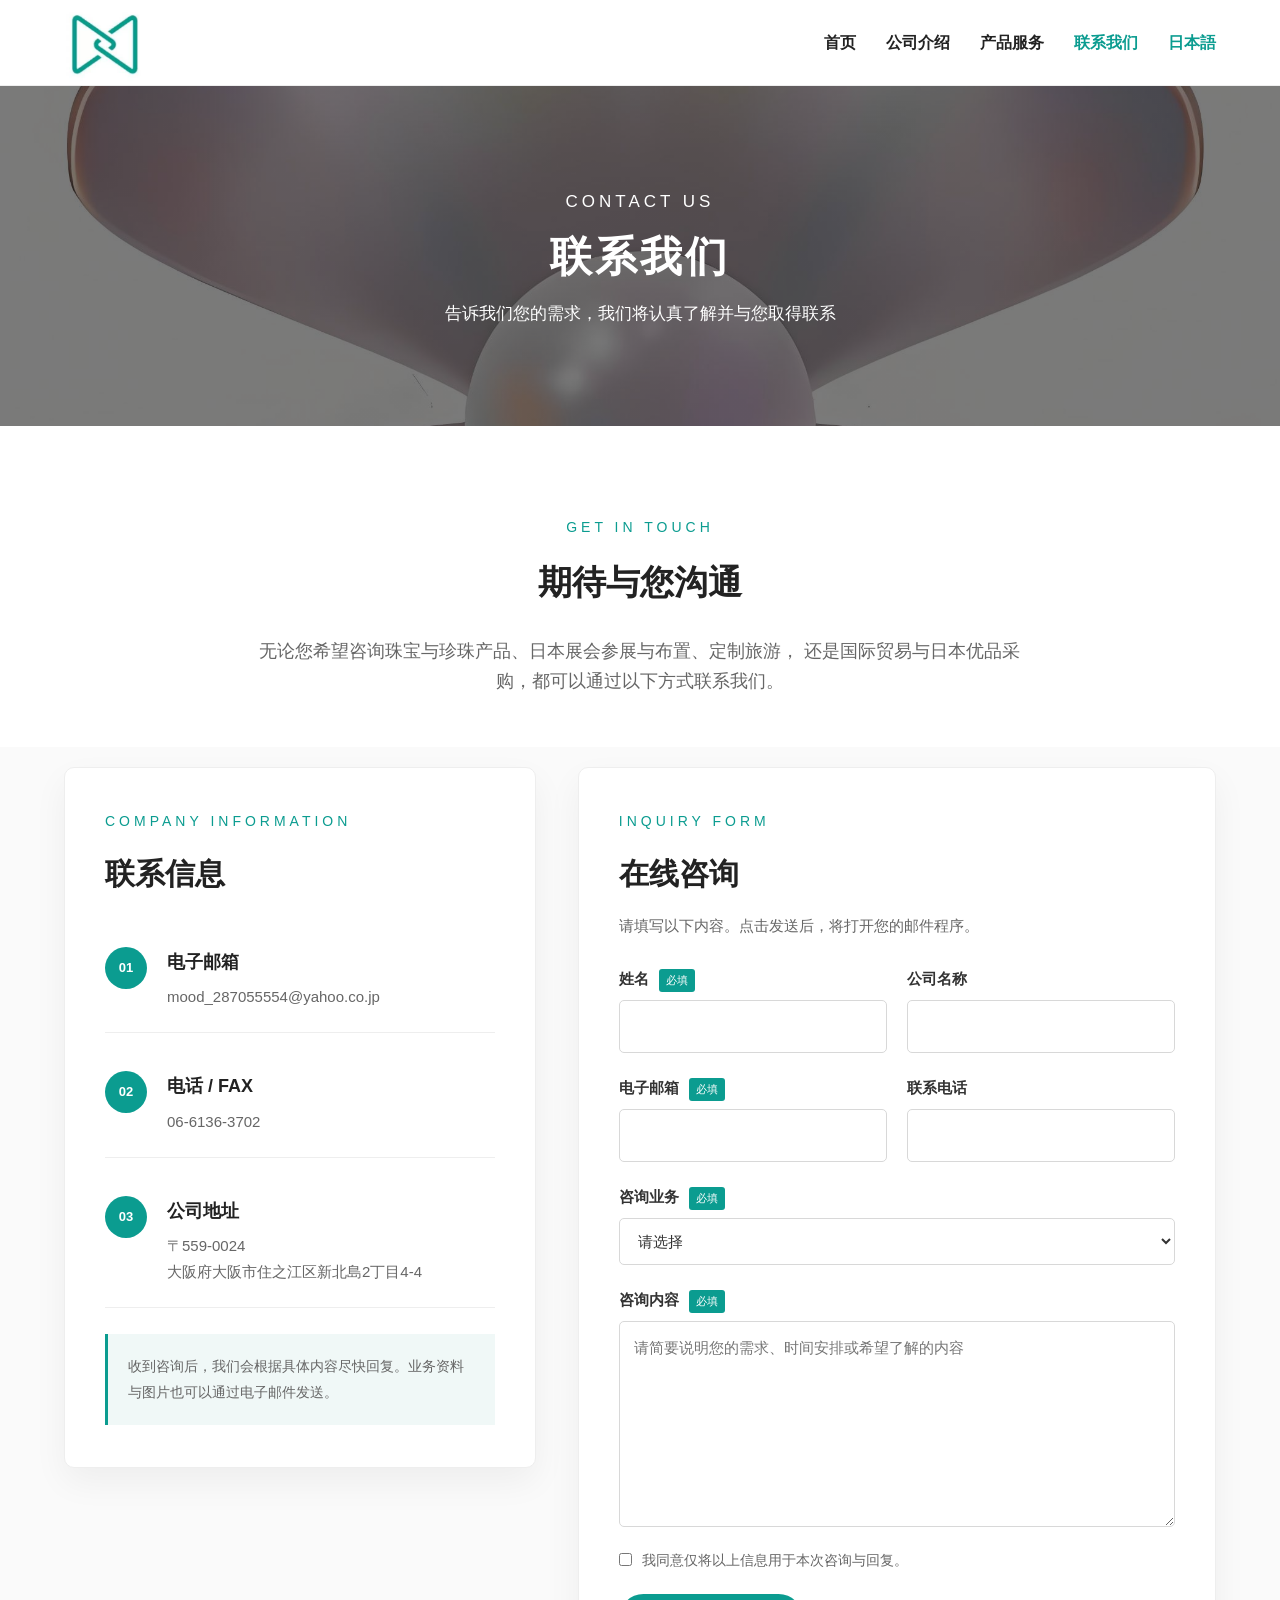
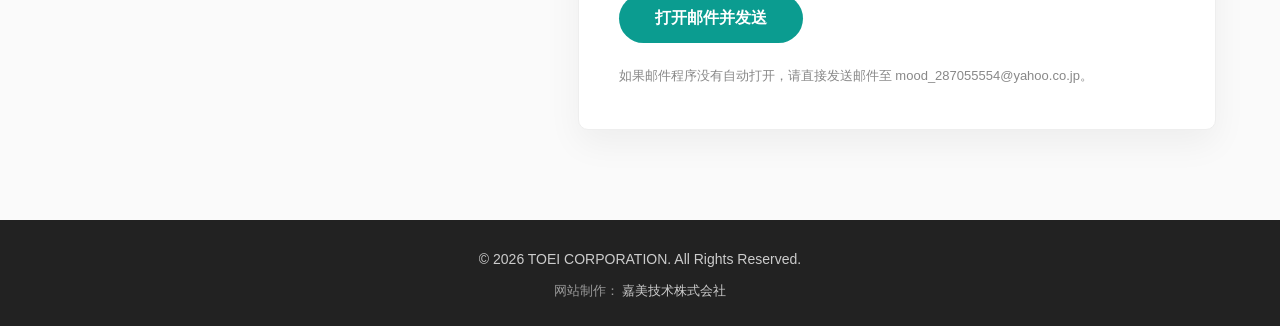
<file: contact.html>
<!DOCTYPE html>
<html lang="zh-CN">
<head>
    <meta charset="UTF-8">
    <meta name="viewport" content="width=device-width, initial-scale=1.0">
    <meta name="description" content="联系TOEI CORPORATION，咨询珠宝珍珠、日本展会参展与布置、日本定制旅游及国际贸易服务。">
    <title>联系我们｜TOEI CORPORATION</title>
    <link rel="stylesheet" href="css/style.css">
</head>
<body>

<header class="site-header">
    <div class="container header-inner">
        <div class="brand">
            <a href="index.html">
                <img src="images/logo.jpg" alt="TOEI CORPORATION">
            </a>
        </div>

        <nav class="main-nav">
            <a href="index.html">首页</a>
            <a href="about.html">公司介绍</a>
            <a href="services.html">产品服务</a>
            <a href="contact.html" class="active">联系我们</a>
            <a href="contact-ja.html" class="lang">日本語</a>
        </nav>
    </div>
</header>

<main>
    <section class="page-hero contact-hero">
        <div class="container">
            <p class="section-label">Contact Us</p>
            <h1>联系我们</h1>
            <p>告诉我们您的需求，我们将认真了解并与您取得联系</p>
        </div>
    </section>

    <section class="section contact-page-intro">
        <div class="container contact-page-heading">
            <p class="section-label">Get in Touch</p>
            <h2>期待与您沟通</h2>
            <p class="section-text">
                无论您希望咨询珠宝与珍珠产品、日本展会参展与布置、定制旅游，
                还是国际贸易与日本优品采购，都可以通过以下方式联系我们。
            </p>
        </div>
    </section>

    <section class="contact-page-main">
        <div class="container contact-page-grid">
            <div class="contact-details-panel">
                <p class="section-label">Company Information</p>
                <h2>联系信息</h2>

                <div class="contact-detail-list">
                    <div class="contact-detail-card">
                        <span class="contact-detail-number">01</span>
                        <div>
                            <h3>电子邮箱</h3>
                            <a href="mailto:mood_287055554@yahoo.co.jp">mood_287055554@yahoo.co.jp</a>
                        </div>
                    </div>

                    <div class="contact-detail-card">
                        <span class="contact-detail-number">02</span>
                        <div>
                            <h3>电话 / FAX</h3>
                            <a href="tel:0661363702">06-6136-3702</a>
                        </div>
                    </div>

                    <div class="contact-detail-card">
                        <span class="contact-detail-number">03</span>
                        <div>
                            <h3>公司地址</h3>
                            <p>〒559-0024<br>大阪府大阪市住之江区新北島2丁目4-4</p>
                        </div>
                    </div>
                </div>

                <p class="contact-response-note">
                    收到咨询后，我们会根据具体内容尽快回复。业务资料与图片也可以通过电子邮件发送。
                </p>
            </div>

            <div class="contact-form-panel">
                <p class="section-label">Inquiry Form</p>
                <h2>在线咨询</h2>
                <p class="contact-form-lead">请填写以下内容。点击发送后，将打开您的邮件程序。</p>

                <form id="contactForm" class="contact-form">
                    <div class="form-row">
                        <div class="form-group">
                            <label for="name">姓名 <span>必填</span></label>
                            <input type="text" id="name" name="name" required autocomplete="name">
                        </div>
                        <div class="form-group">
                            <label for="company">公司名称</label>
                            <input type="text" id="company" name="company" autocomplete="organization">
                        </div>
                    </div>

                    <div class="form-row">
                        <div class="form-group">
                            <label for="email">电子邮箱 <span>必填</span></label>
                            <input type="email" id="email" name="email" required autocomplete="email">
                        </div>
                        <div class="form-group">
                            <label for="phone">联系电话</label>
                            <input type="tel" id="phone" name="phone" autocomplete="tel">
                        </div>
                    </div>

                    <div class="form-group">
                        <label for="service">咨询业务 <span>必填</span></label>
                        <select id="service" name="service" required>
                            <option value="">请选择</option>
                            <option value="珠宝・珍珠产品">珠宝・珍珠产品</option>
                            <option value="日本展会参展与布置">日本展会参展与布置</option>
                            <option value="日本定制旅游">日本定制旅游</option>
                            <option value="国际贸易・日本优品采购">国际贸易・日本优品采购</option>
                            <option value="其他咨询">其他咨询</option>
                        </select>
                    </div>

                    <div class="form-group">
                        <label for="message">咨询内容 <span>必填</span></label>
                        <textarea id="message" name="message" rows="7" required placeholder="请简要说明您的需求、时间安排或希望了解的内容"></textarea>
                    </div>

                    <label class="privacy-check">
                        <input type="checkbox" id="privacy" required>
                        <span>我同意仅将以上信息用于本次咨询与回复。</span>
                    </label>

                    <button type="submit" class="btn contact-submit">打开邮件并发送</button>
                    <p class="form-help">如果邮件程序没有自动打开，请直接发送邮件至 mood_287055554@yahoo.co.jp。</p>
                </form>
            </div>
        </div>
    </section>
</main>

<footer>
    <p>© 2026 TOEI CORPORATION. All Rights Reserved.</p>
    <p class="site-credit">
        网站制作：
        <a href="https://jiamei-tech.jp/" target="_blank" rel="noopener noreferrer">嘉美技术株式会社</a>
    </p>
</footer>

<script>
document.addEventListener("DOMContentLoaded", function () {
    const serviceSelect = document.getElementById("service");
    const requestedService = new URLSearchParams(window.location.search).get("service");

    if (requestedService) {
        const matchingOption = Array.from(serviceSelect.options).find(function (option) {
            return option.value === requestedService;
        });
        if (matchingOption) {
            serviceSelect.value = requestedService;
        }
    }

    document.getElementById("contactForm").addEventListener("submit", function (event) {
        event.preventDefault();

        const name = document.getElementById("name").value.trim();
        const company = document.getElementById("company").value.trim();
        const email = document.getElementById("email").value.trim();
        const phone = document.getElementById("phone").value.trim();
        const service = serviceSelect.value;
        const message = document.getElementById("message").value.trim();

        const subject = "【网站咨询】" + service + "｜" + name;
        const body = [
            "姓名：" + name,
            "公司名称：" + (company || "未填写"),
            "电子邮箱：" + email,
            "联系电话：" + (phone || "未填写"),
            "咨询业务：" + service,
            "",
            "咨询内容：",
            message
        ].join("\n");

        window.location.href = "mailto:mood_287055554@yahoo.co.jp?subject="
            + encodeURIComponent(subject)
            + "&body="
            + encodeURIComponent(body);
    });
});
</script>

</body>
</html>
</file>
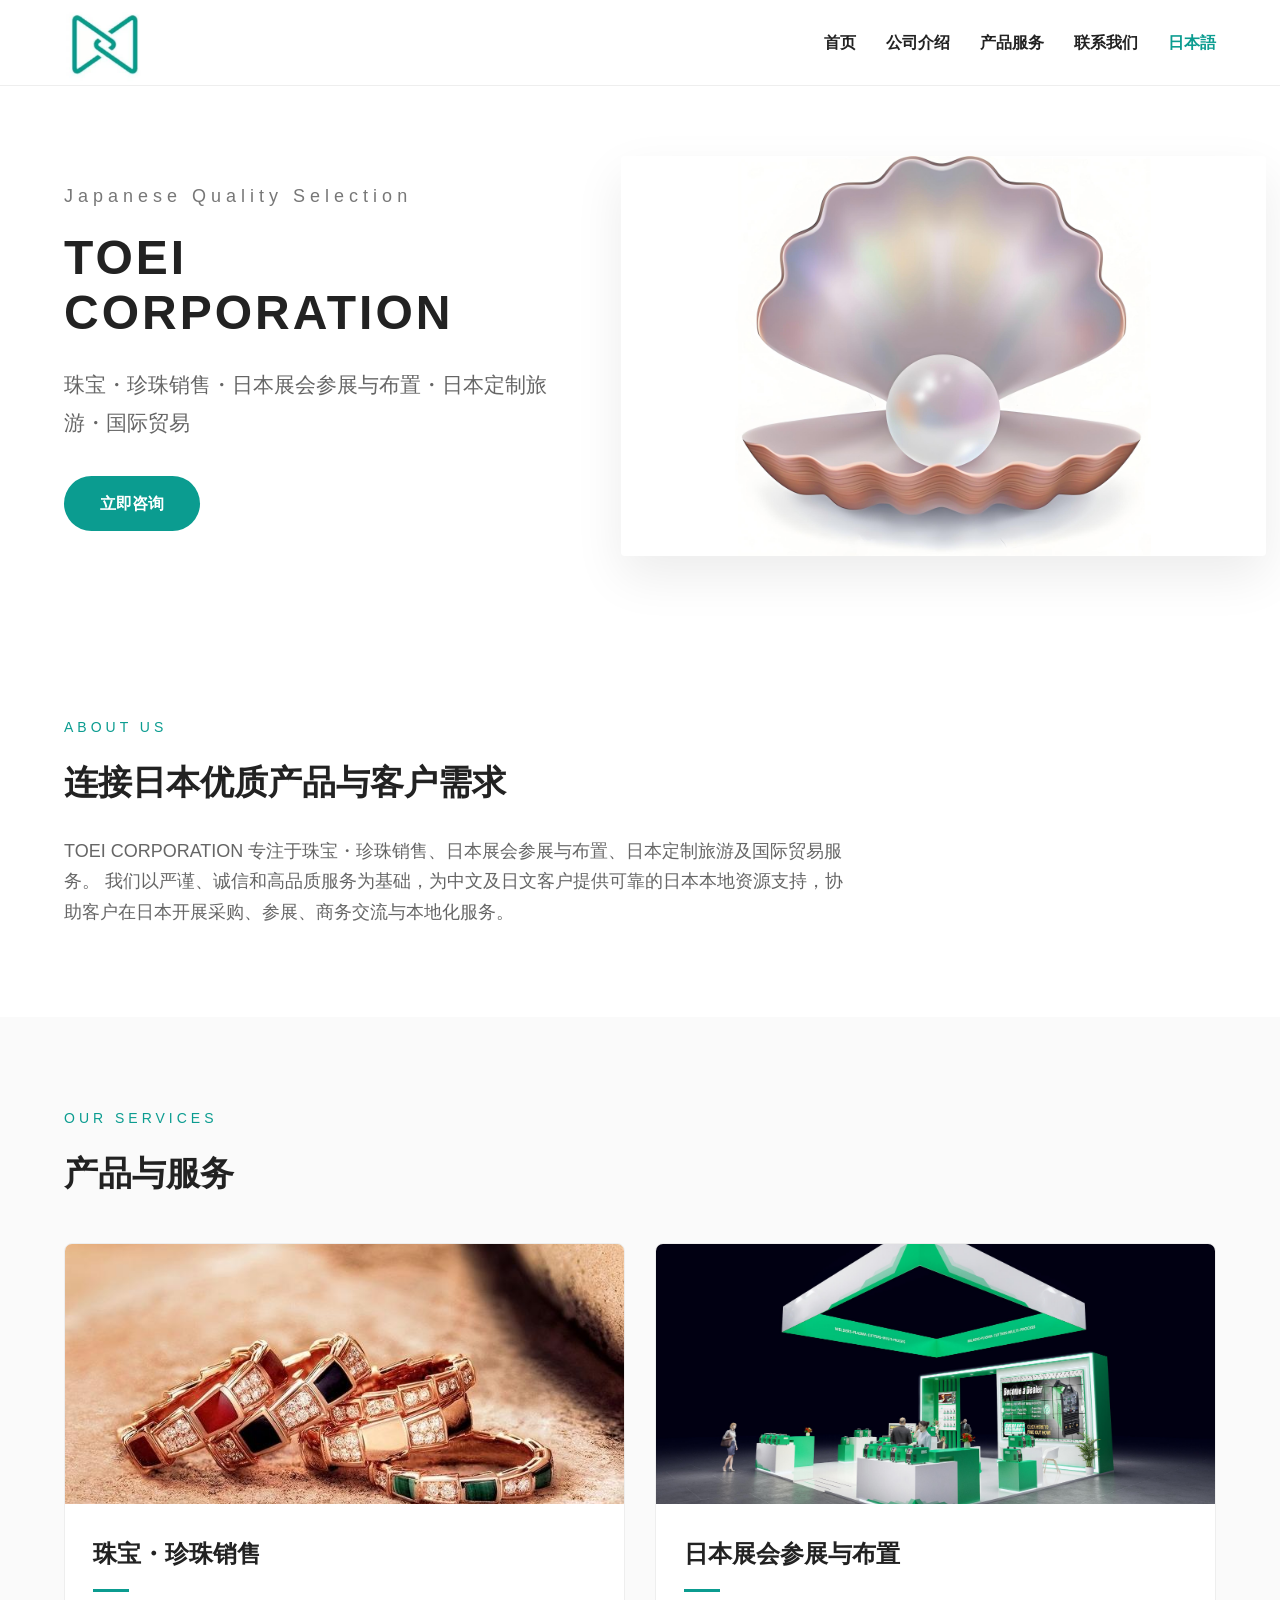
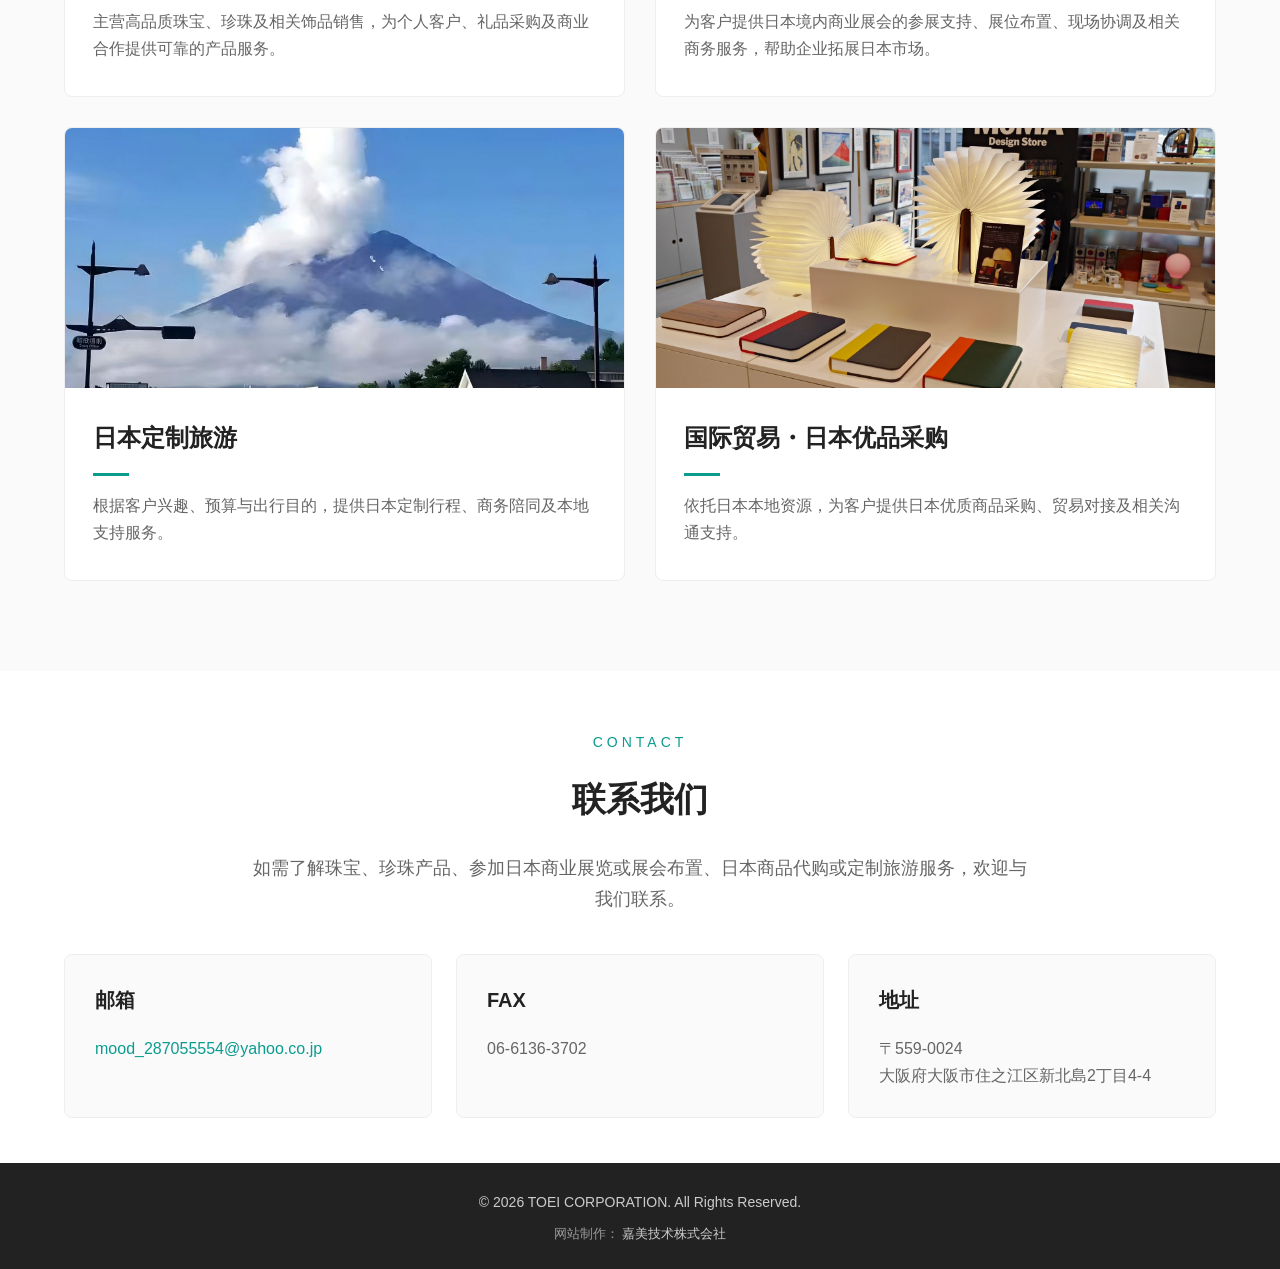
<file: index  - 副本.html>
<!DOCTYPE html>
<html lang="zh-CN">
<head>
    <meta charset="UTF-8">
    <meta name="viewport" content="width=device-width, initial-scale=1.0">
    <title>TOEI CORPORATION</title>
    <link rel="stylesheet" href="css/style.css">
</head>
<body>

<header class="site-header">
    <div class="container header-inner">
        <div class="brand">
            <img src="images/logo.jpg" alt="TOEI CORPORATION">
        </div>

        <nav class="main-nav">
            <a href="#">首页</a>
            <a href="#about">公司介绍</a>
            <a href="#services">产品服务</a>
            <a href="#contact">联系我们</a>
            <a href="#" class="lang">日本語</a>
        </nav>
    </div>
</header>

<section class="hero">
    <div class="container hero-inner">
        <div class="hero-content">
            <p class="eyebrow">Japanese Quality Selection</p>
            <h1>TOEI CORPORATION</h1>
            <p class="subtitle">珠宝・珍珠销售・日本展会参展与布置・日本定制旅游・国际贸易</p>
            <a href="#contact" class="btn">立即咨询</a>
        </div>

        <div class="hero-image">
            <img src="images/hero.jpg" alt="日本珍珠">
        </div>
    </div>
</section>

<section id="about" class="section about">
    <div class="container">
        <p class="section-label">About Us</p>
        <h2>连接日本优质产品与客户需求</h2>
        <p class="section-text">
            TOEI CORPORATION 专注于珠宝・珍珠销售、日本展会参展与布置、日本定制旅游及国际贸易服务。
            我们以严谨、诚信和高品质服务为基础，为中文及日文客户提供可靠的日本本地资源支持，协助客户在日本开展采购、参展、商务交流与本地化服务。
        </p>
    </div>
</section>

<section id="services" class="section services">
    <div class="container">
        <p class="section-label">Our Services</p>
        <h2>产品与服务</h2>
<div class="service-grid">

    <div class="service-card">
        <div class="service-img">
            <img src="images/jewelry.jpg" alt="珠宝・珍珠销售">
        </div>
        <div class="service-body">
            <h3>珠宝・珍珠销售</h3>
            <p>主营高品质珠宝、珍珠及相关饰品销售，为个人客户、礼品采购及商业合作提供可靠的产品服务。</p>
        </div>
    </div>

    <div class="service-card">
        <div class="service-img">
            <img src="images/exhibition.jpg" alt="日本展会参展与布置">
        </div>
        <div class="service-body">
            <h3>日本展会参展与布置</h3>
            <p>为客户提供日本境内商业展会的参展支持、展位布置、现场协调及相关商务服务，帮助企业拓展日本市场。</p>
        </div>
    </div>

    <div class="service-card">
        <div class="service-img">
            <img src="images/travel.jpg" alt="日本定制旅游">
        </div>
        <div class="service-body">
            <h3>日本定制旅游</h3>
            <p>根据客户兴趣、预算与出行目的，提供日本定制行程、商务陪同及本地支持服务。</p>
        </div>
    </div>

    <div class="service-card">
        <div class="service-img">
            <img src="images/shopping.jpg" alt="国际贸易・日本优品采购">
        </div>
        <div class="service-body">
            <h3>国际贸易・日本优品采购</h3>
            <p>依托日本本地资源，为客户提供日本优质商品采购、贸易对接及相关沟通支持。</p>
        </div>
    </div>

</div>
    
</section>
</section>

<section id="contact" class="section contact">
    <div class="container">
        <p class="section-label">Contact</p>
        <h2>联系我们</h2>
        <p class="section-text">
            如需了解珠宝、珍珠产品、参加日本商业展览或展会布置、日本商品代购或定制旅游服务，欢迎与我们联系。
        </p>

        <div class="contact-info">
            <div class="contact-item">
                <h3>邮箱</h3>
                <p>
                    <a href="mailto:mood_287055554@yahoo.co.jp">
                        mood_287055554@yahoo.co.jp
                    </a>
                </p>
            </div>

            <div class="contact-item">
                <h3>FAX</h3>
                <p>06-6136-3702</p>
            </div>

            <div class="contact-item">
                <h3>地址</h3>
                <p>
                    〒559-0024<br>
                    大阪府大阪市住之江区新北島2丁目4-4
                </p>
            </div>
        </div>
    </div>
</section>

<footer>
    <p>© 2026 TOEI CORPORATION. All Rights Reserved.</p>
    <p class="site-credit">
        网站制作：
        <a href="https://jiamei-tech.jp/" target="_blank">
            嘉美技术株式会社
        </a>
    </p>
</footer>

</body>
</html>
</file>
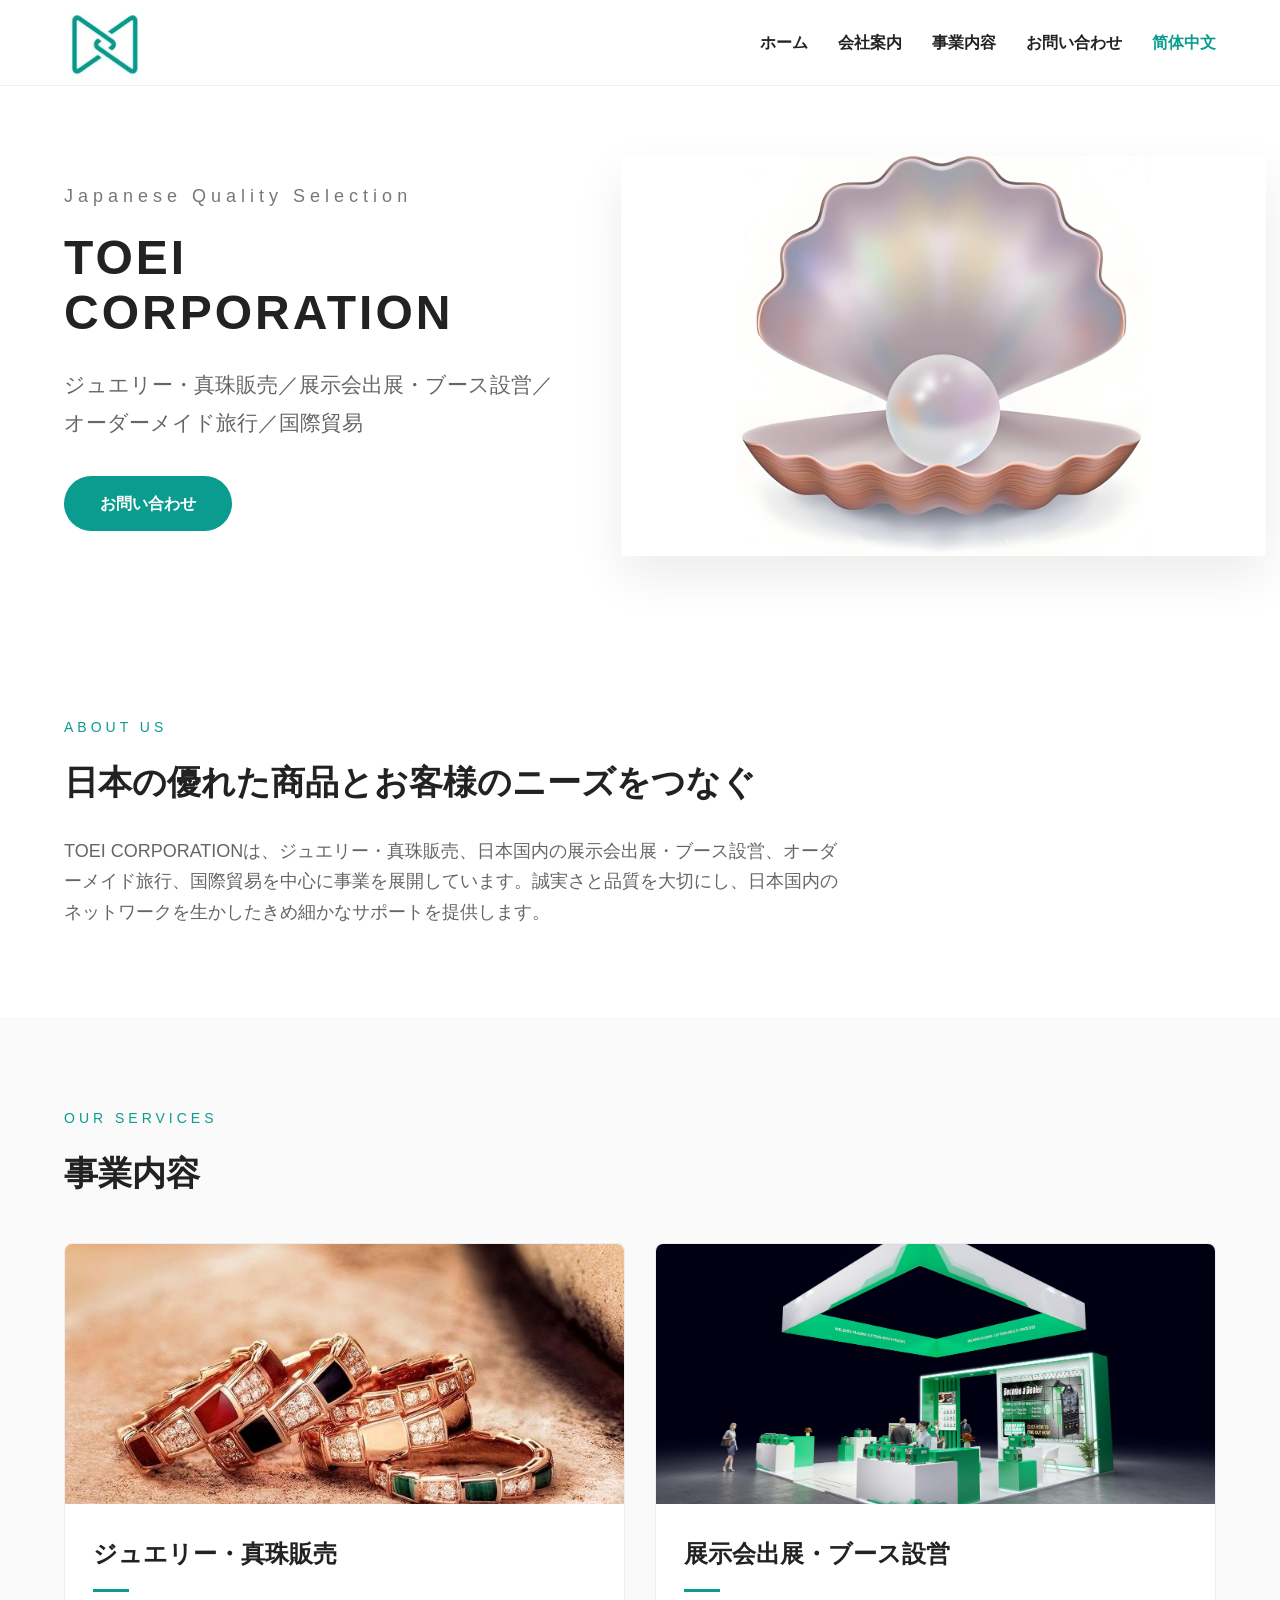
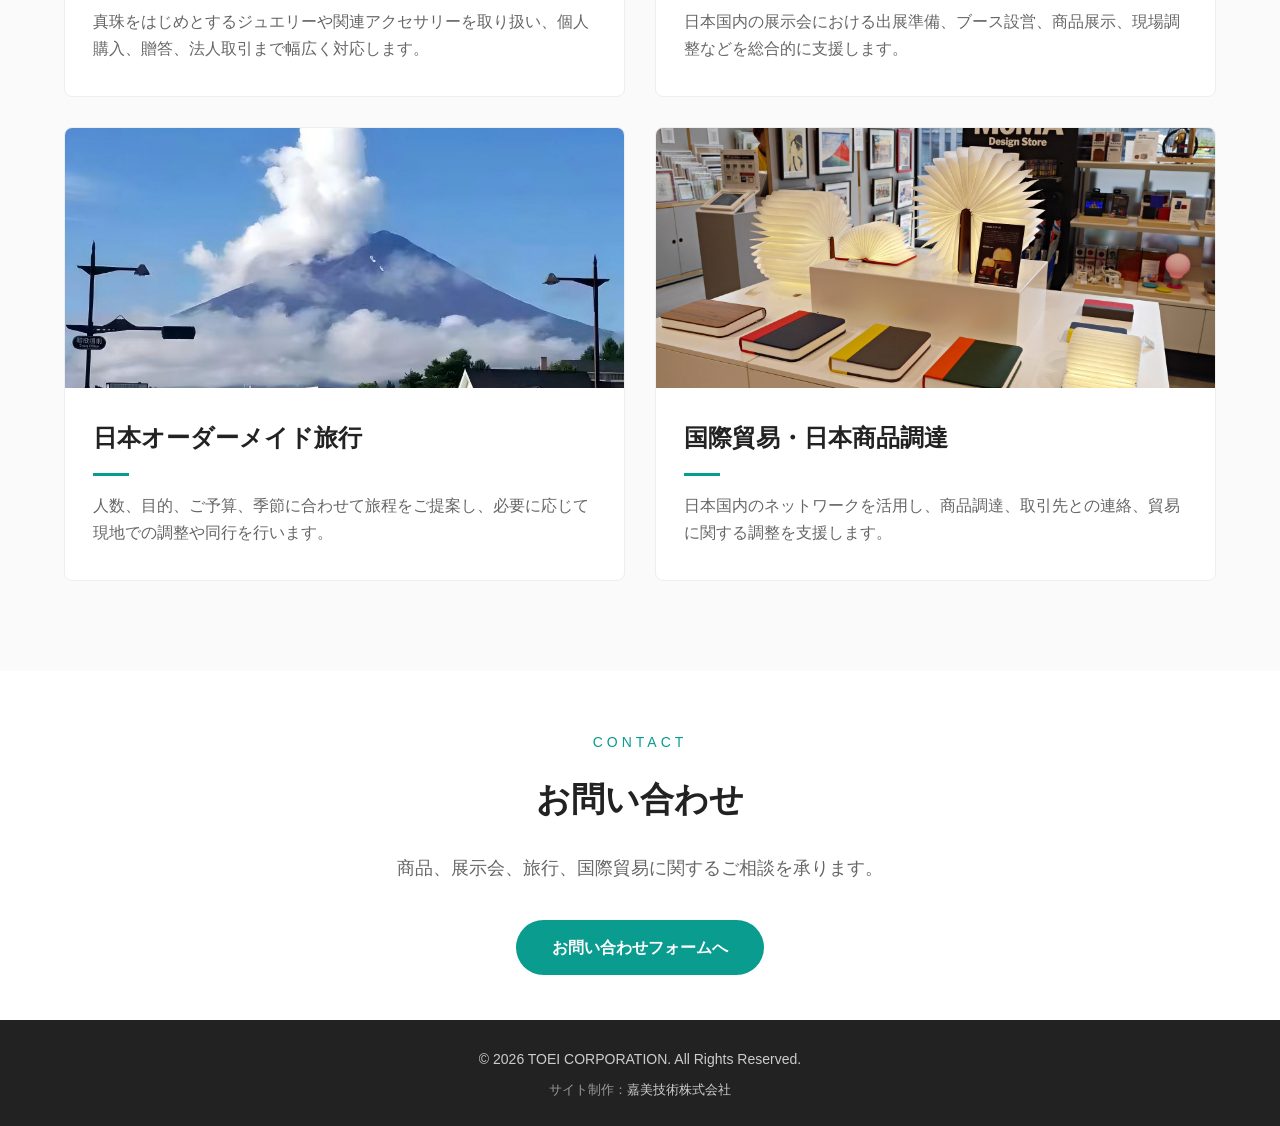
<file: index-ja.html>
<!DOCTYPE html>
<html lang="ja">
<head>
    <meta charset="UTF-8">
    <meta name="viewport" content="width=device-width, initial-scale=1.0">
    <meta name="description" content="TOEI CORPORATIONは、ジュエリー・真珠販売、展示会出展支援、オーダーメイド旅行、国際貿易を提供しています。">
    <title>TOEI CORPORATION</title>
    <link rel="stylesheet" href="css/style.css">
</head>
<body>
<header class="site-header">
    <div class="container header-inner">
        <div class="brand"><a href="index-ja.html"><img src="images/logo.jpg" alt="TOEI CORPORATION"></a></div>
        <nav class="main-nav">
            <a href="index-ja.html">ホーム</a>
            <a href="about-ja.html">会社案内</a>
            <a href="services-ja.html">事業内容</a>
            <a href="contact-ja.html">お問い合わせ</a>
            <a href="index.html" class="lang">简体中文</a>
        </nav>
    </div>
</header>

<section class="hero">
    <div class="container hero-inner">
        <div class="hero-content">
            <p class="eyebrow">Japanese Quality Selection</p>
            <h1>TOEI CORPORATION</h1>
            <p class="subtitle">ジュエリー・真珠販売／展示会出展・ブース設営／オーダーメイド旅行／国際貿易</p>
            <a href="contact-ja.html" class="btn">お問い合わせ</a>
        </div>
        <div class="hero-image"><img src="images/hero.jpg" alt="日本の真珠"></div>
    </div>
</section>

<section class="section about">
    <div class="container">
        <p class="section-label">About Us</p>
        <h2>日本の優れた商品とお客様のニーズをつなぐ</h2>
        <p class="section-text">TOEI CORPORATIONは、ジュエリー・真珠販売、日本国内の展示会出展・ブース設営、オーダーメイド旅行、国際貿易を中心に事業を展開しています。誠実さと品質を大切にし、日本国内のネットワークを生かしたきめ細かなサポートを提供します。</p>
    </div>
</section>

<section class="section services">
    <div class="container">
        <p class="section-label">Our Services</p>
        <h2>事業内容</h2>
        <div class="service-grid">
            <div class="service-card"><div class="service-img"><img src="images/jewelry.jpg" alt="ジュエリー・真珠販売"></div><div class="service-body"><h3>ジュエリー・真珠販売</h3><p>真珠をはじめとするジュエリーや関連アクセサリーを取り扱い、個人購入、贈答、法人取引まで幅広く対応します。</p></div></div>
            <div class="service-card"><div class="service-img"><img src="images/exhibition.jpg" alt="展示会出展・ブース設営"></div><div class="service-body"><h3>展示会出展・ブース設営</h3><p>日本国内の展示会における出展準備、ブース設営、商品展示、現場調整などを総合的に支援します。</p></div></div>
            <div class="service-card"><div class="service-img"><img src="images/travel.jpg" alt="日本オーダーメイド旅行"></div><div class="service-body"><h3>日本オーダーメイド旅行</h3><p>人数、目的、ご予算、季節に合わせて旅程をご提案し、必要に応じて現地での調整や同行を行います。</p></div></div>
            <div class="service-card"><div class="service-img"><img src="images/shopping.jpg" alt="国際貿易・日本商品調達"></div><div class="service-body"><h3>国際貿易・日本商品調達</h3><p>日本国内のネットワークを活用し、商品調達、取引先との連絡、貿易に関する調整を支援します。</p></div></div>
        </div>
    </div>
</section>

<section class="section contact">
    <div class="container">
        <p class="section-label">Contact</p>
        <h2>お問い合わせ</h2>
        <p class="section-text">商品、展示会、旅行、国際貿易に関するご相談を承ります。</p>
        <a href="contact-ja.html" class="btn">お問い合わせフォームへ</a>
    </div>
</section>

<footer><p>© 2026 TOEI CORPORATION. All Rights Reserved.</p><p class="site-credit">サイト制作：<a href="https://jiamei-tech.jp/" target="_blank" rel="noopener noreferrer">嘉美技術株式会社</a></p></footer>
</body>
</html>
</file>
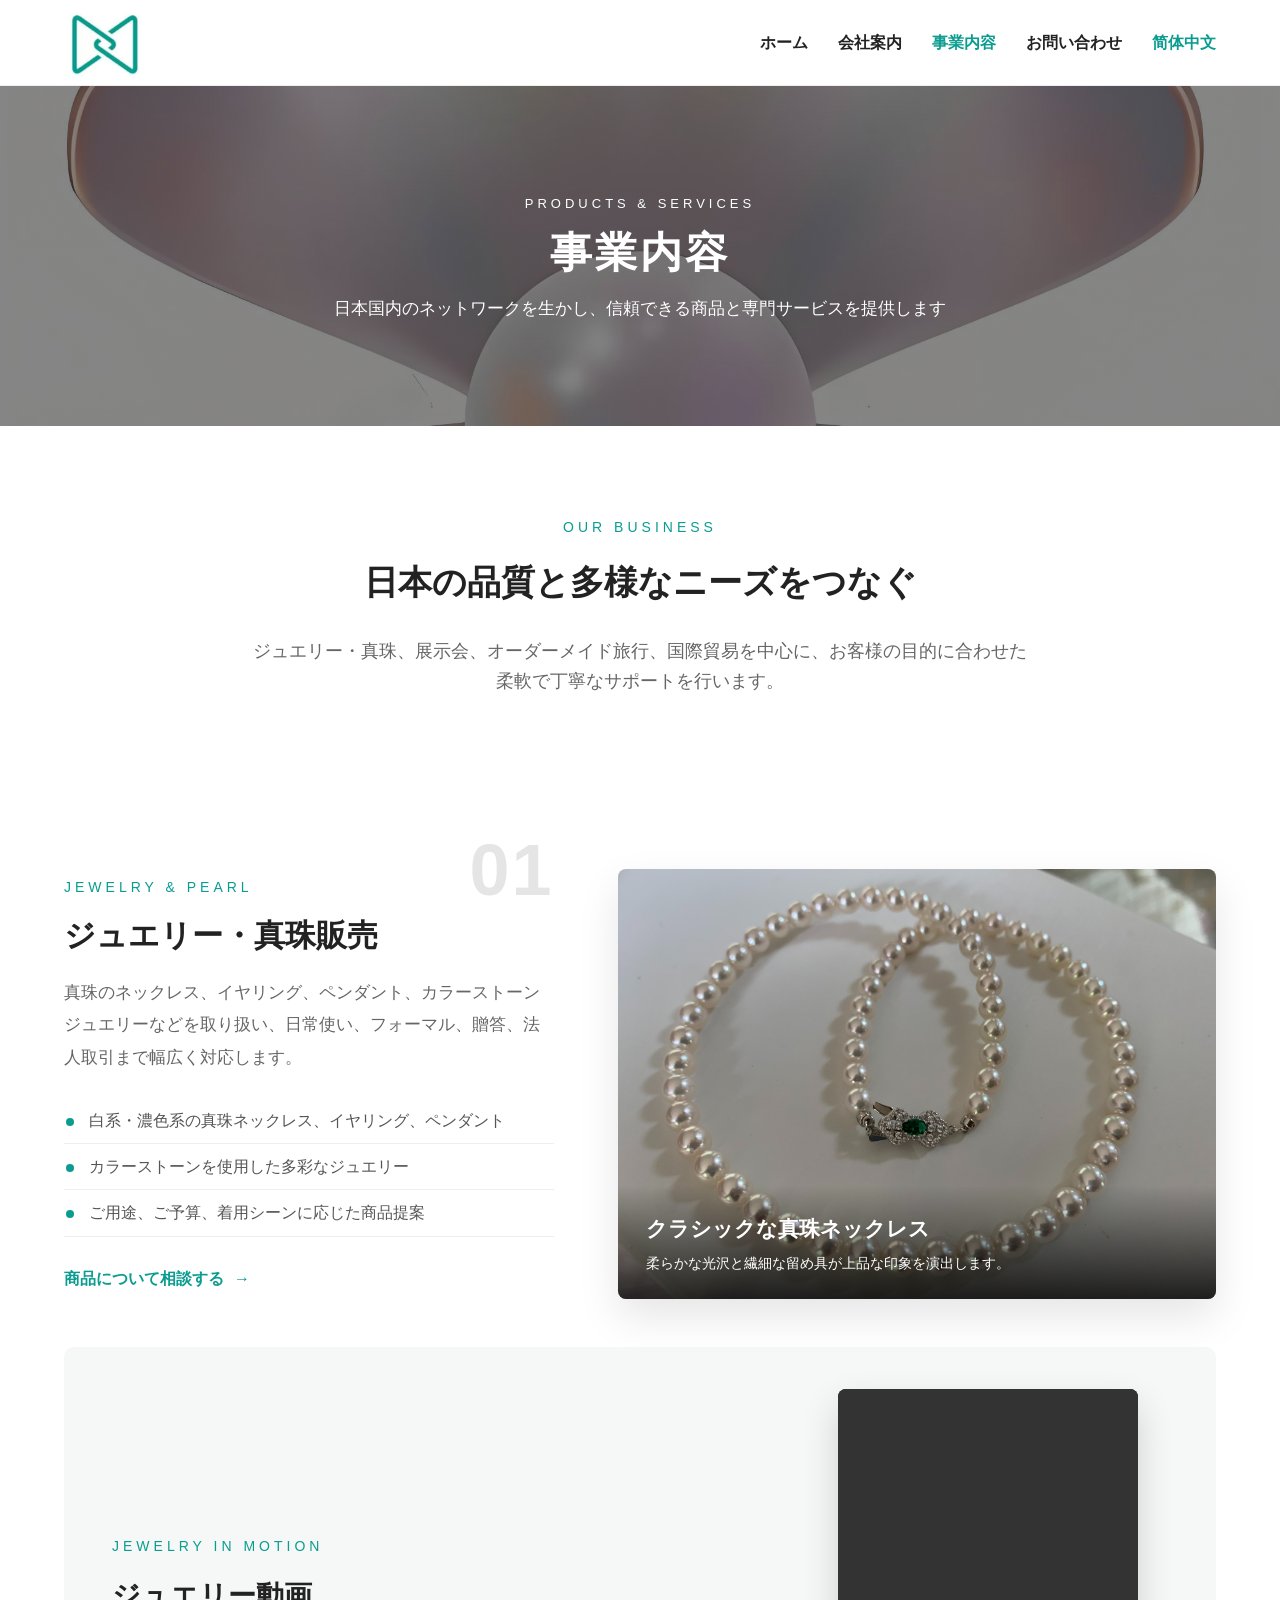
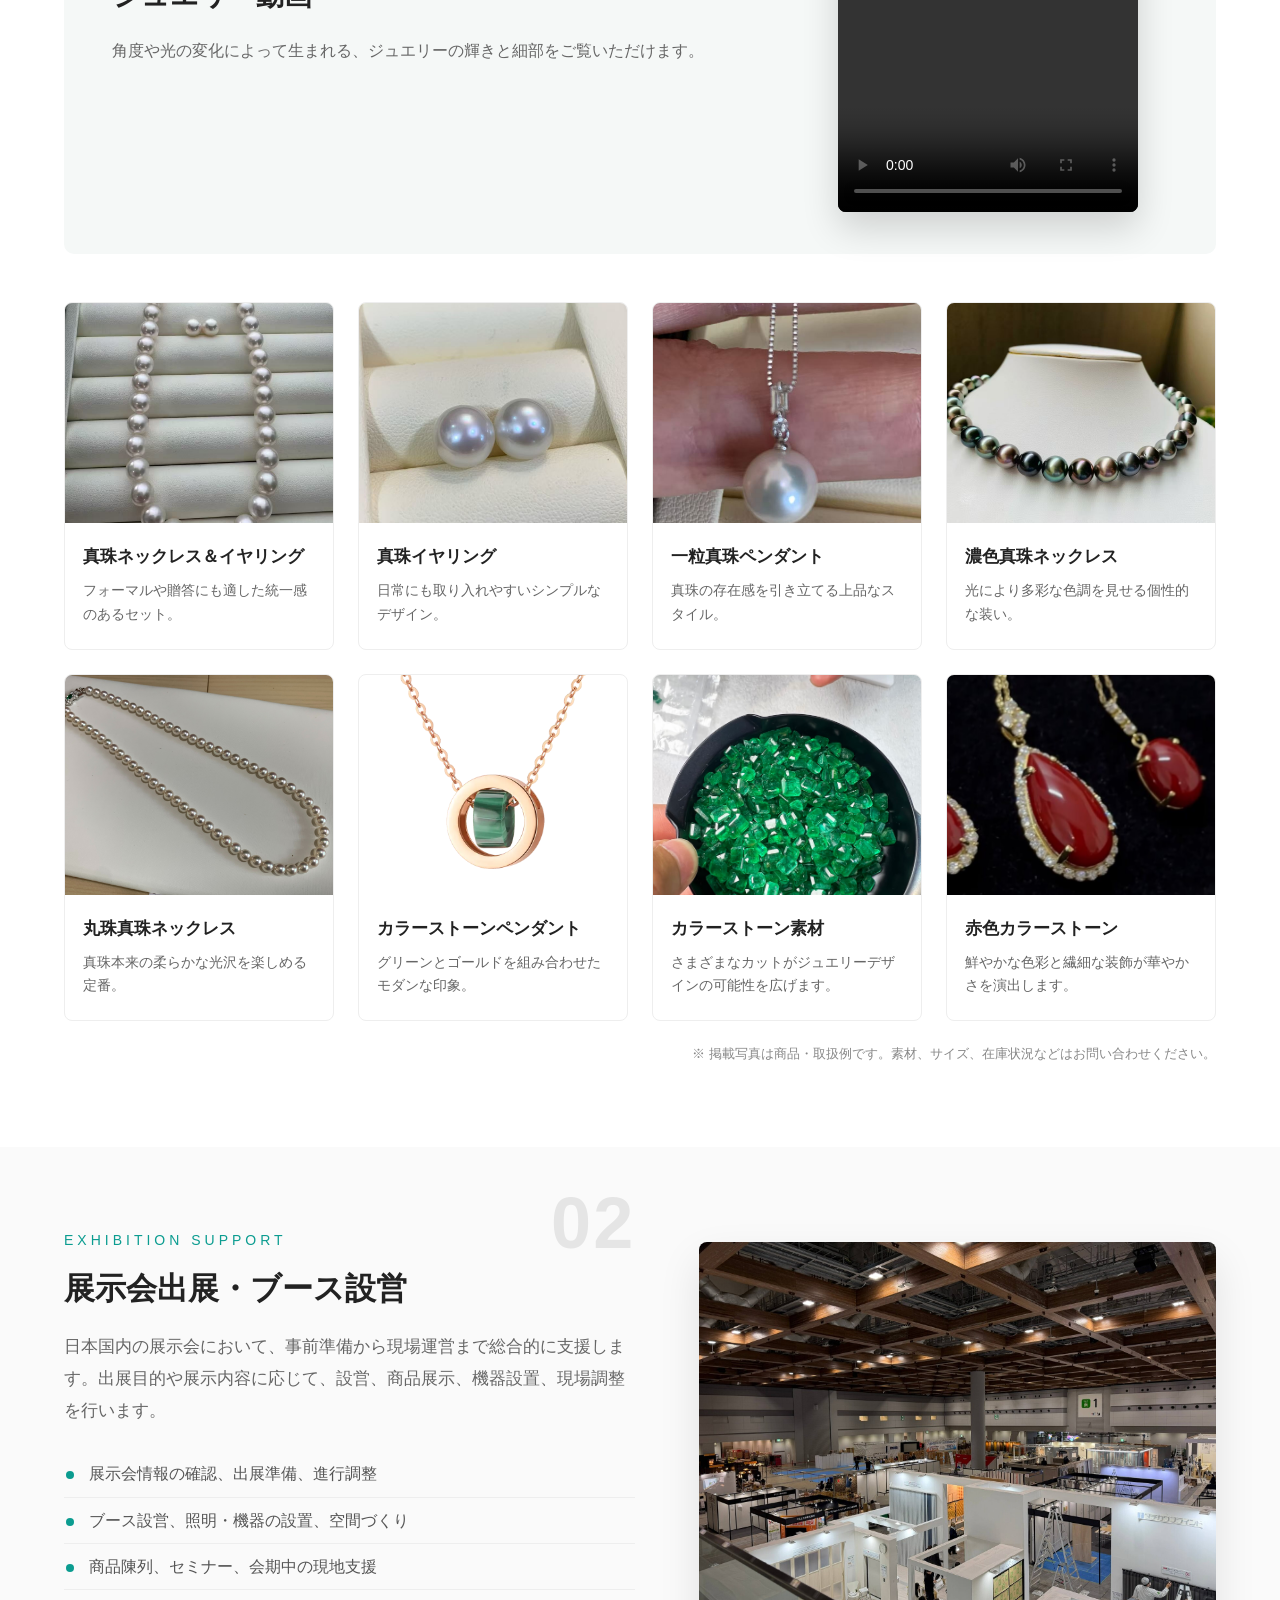
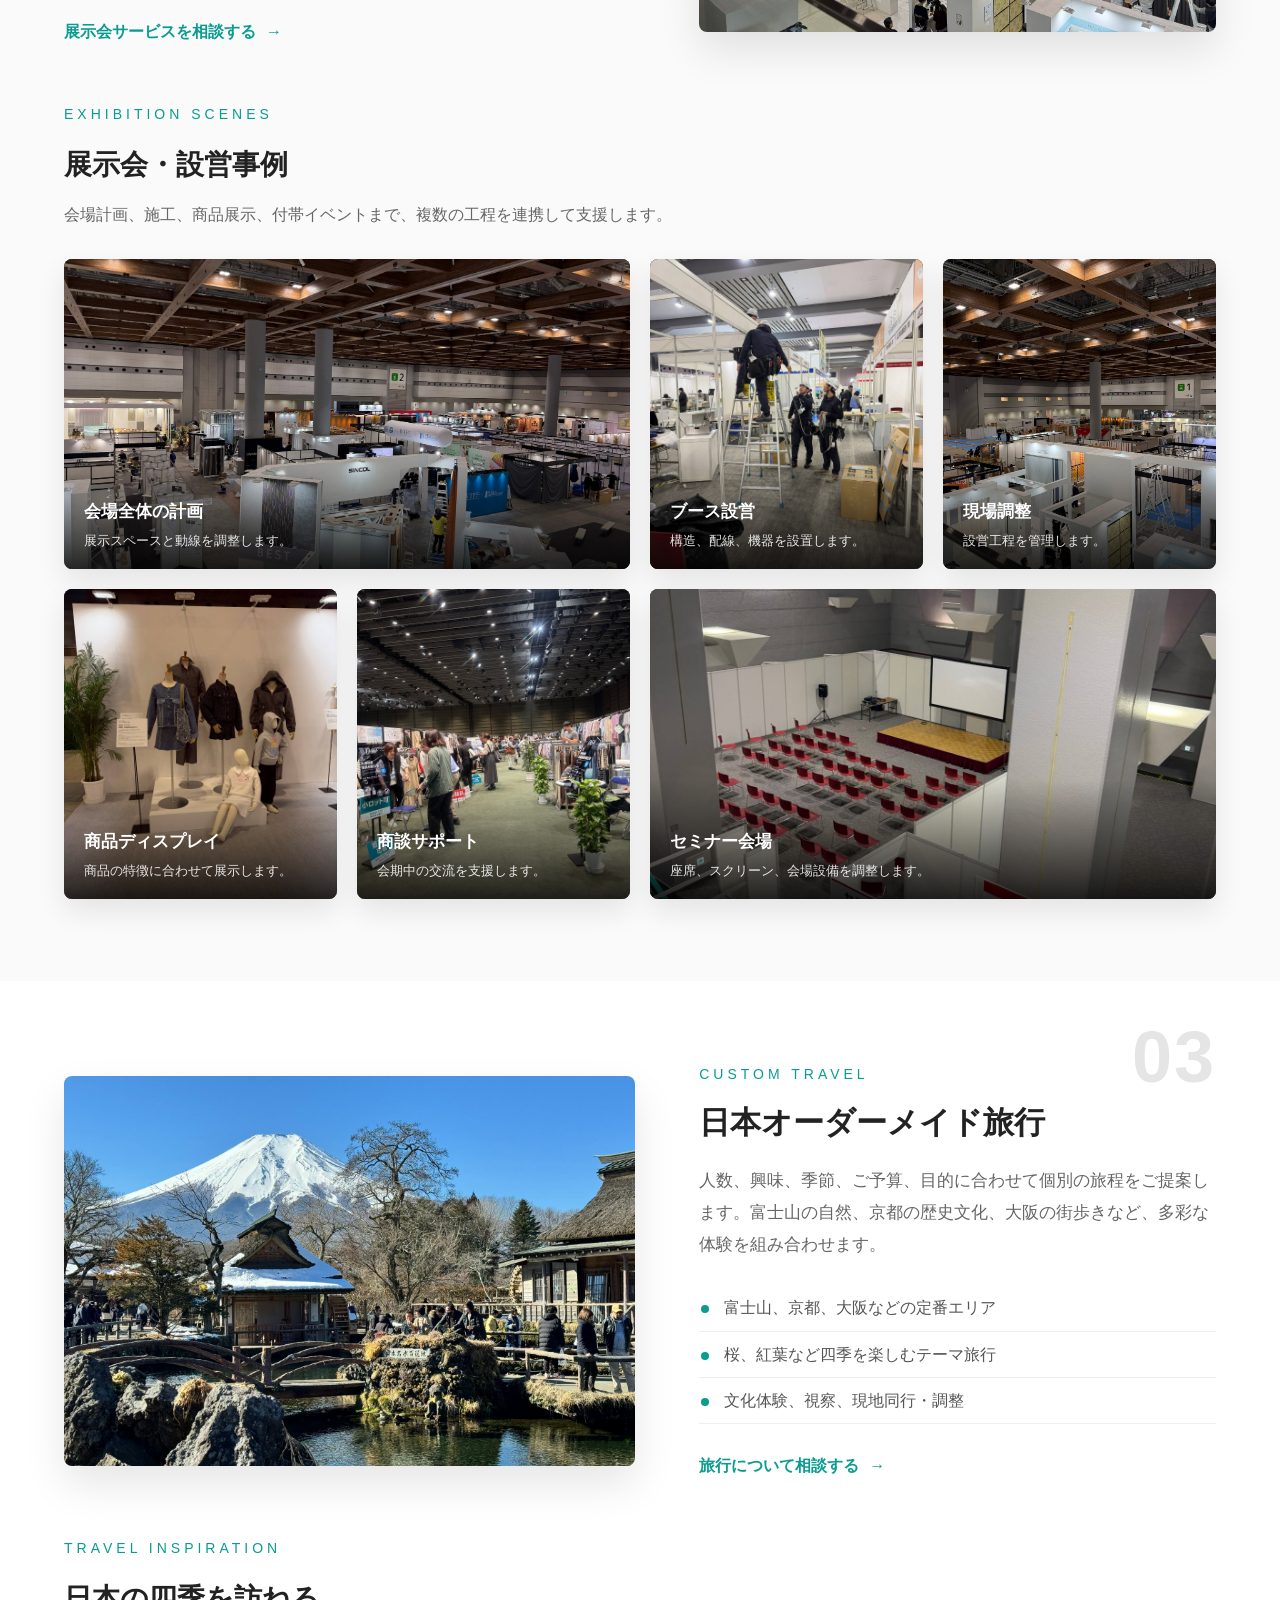
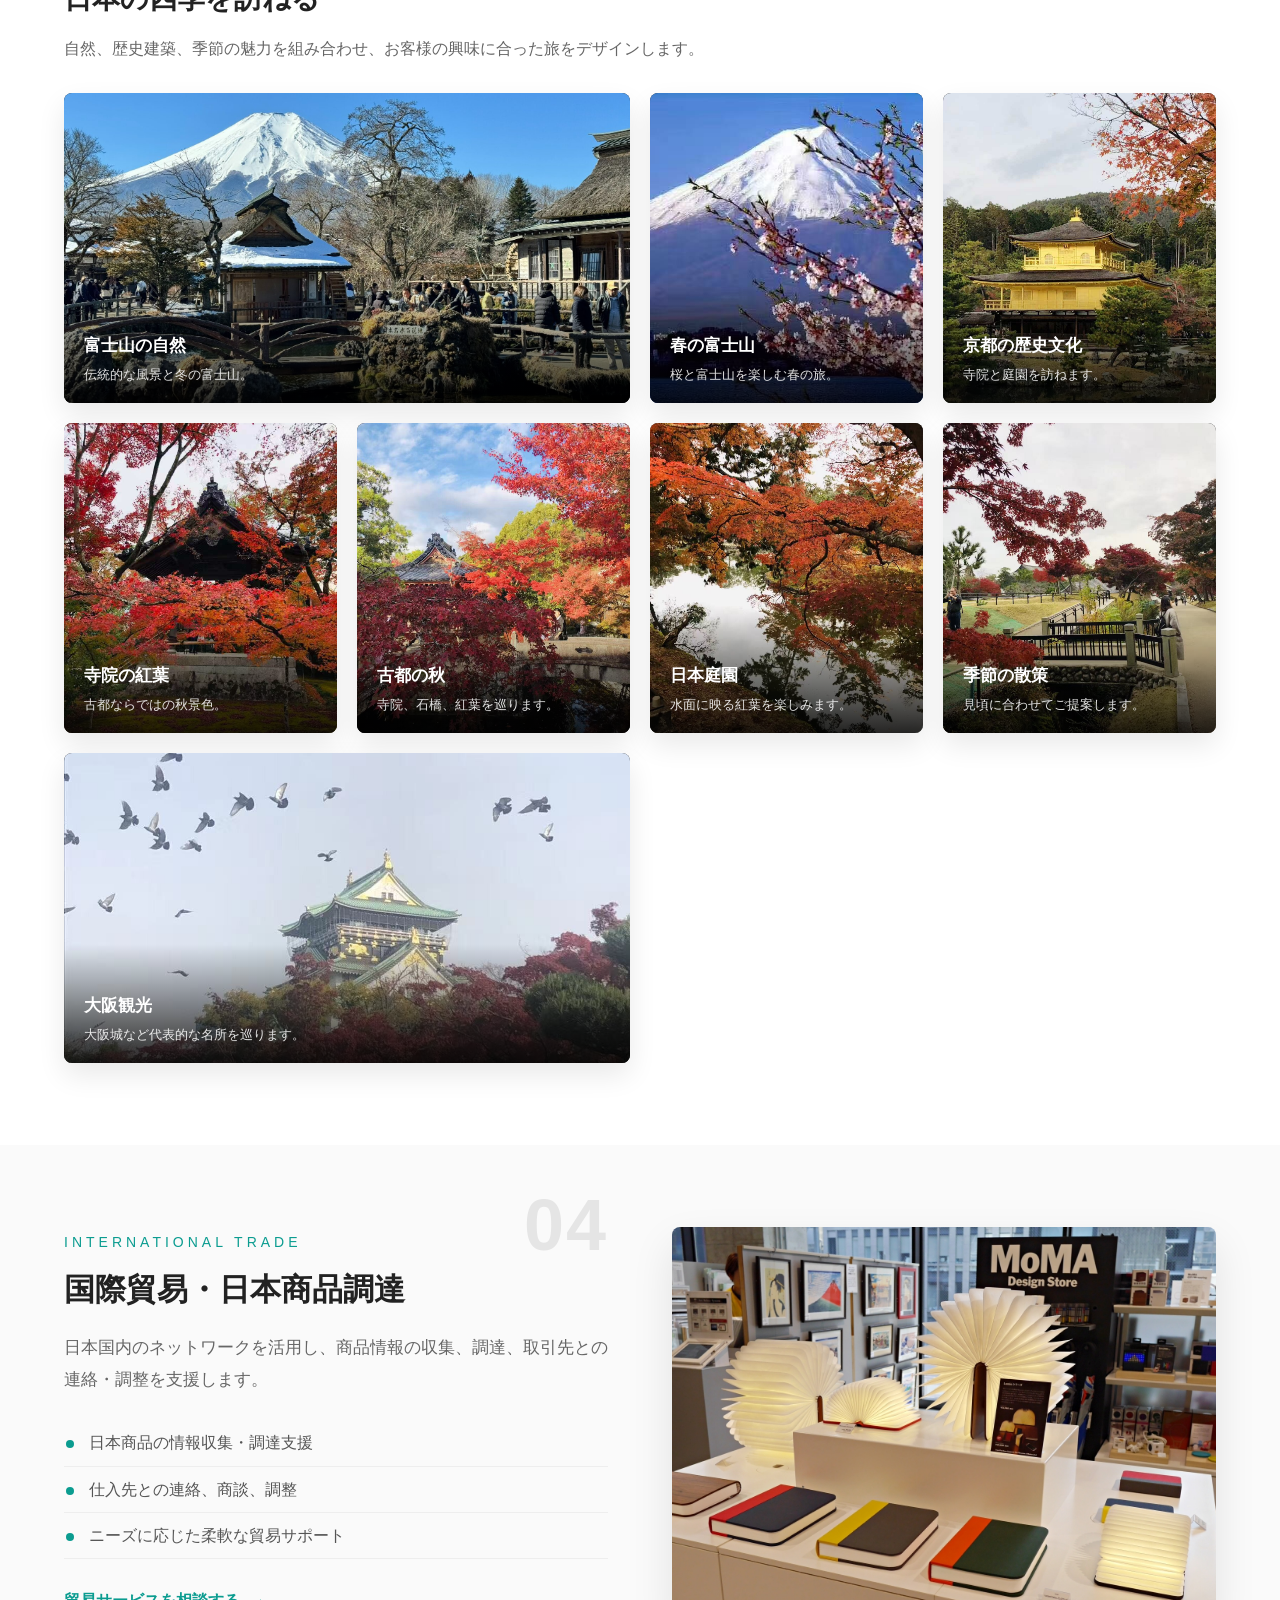
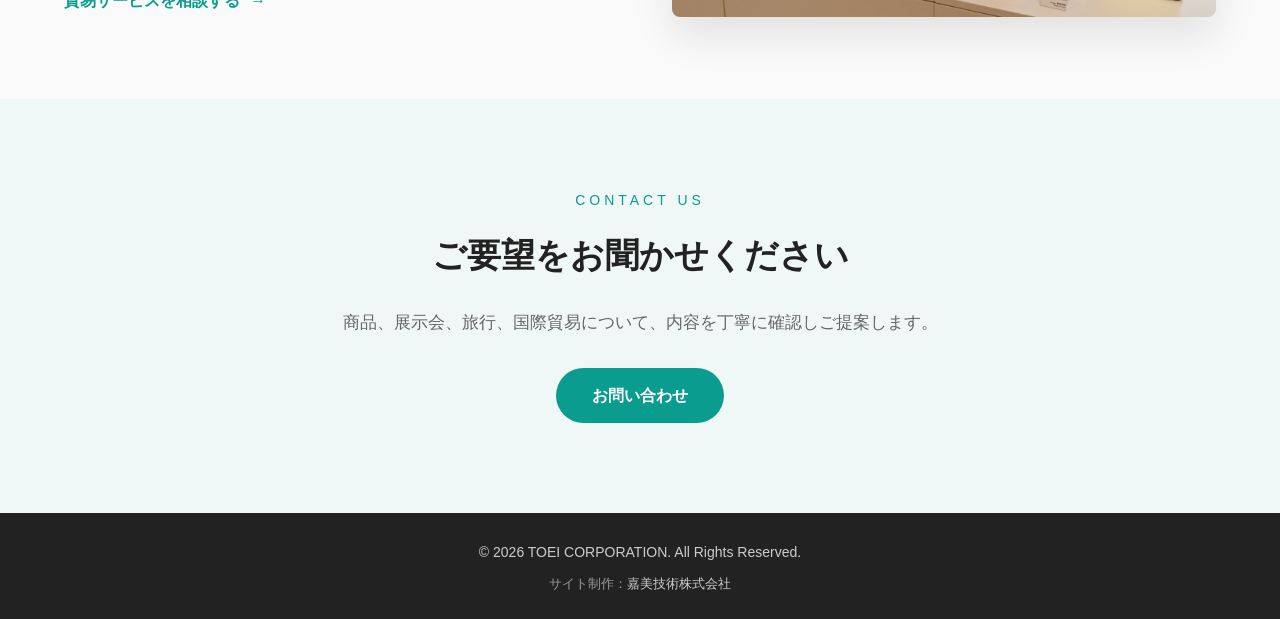
<file: services-ja.html>
<!DOCTYPE html>
<html lang="ja">
<head>
    <meta charset="UTF-8">
    <meta name="viewport" content="width=device-width, initial-scale=1.0">
    <meta name="description" content="TOEI CORPORATIONのジュエリー・真珠、展示会出展支援、オーダーメイド旅行、国際貿易サービスをご紹介します。">
    <title>事業内容｜TOEI CORPORATION</title>
    <link rel="stylesheet" href="css/style.css">
</head>
<body>
<header class="site-header"><div class="container header-inner"><div class="brand"><a href="index-ja.html"><img src="images/logo.jpg" alt="TOEI CORPORATION"></a></div><nav class="main-nav"><a href="index-ja.html">ホーム</a><a href="about-ja.html">会社案内</a><a href="services-ja.html" class="active">事業内容</a><a href="contact-ja.html">お問い合わせ</a><a href="services.html" class="lang">简体中文</a></nav></div></header>

<main>
<section class="page-hero services-hero"><div class="container"><p class="section-label">Products &amp; Services</p><h1>事業内容</h1><p>日本国内のネットワークを生かし、信頼できる商品と専門サービスを提供します</p></div></section>
<section class="section services-intro"><div class="container"><p class="section-label">Our Business</p><h2>日本の品質と多様なニーズをつなぐ</h2><p class="section-text">ジュエリー・真珠、展示会、オーダーメイド旅行、国際貿易を中心に、お客様の目的に合わせた柔軟で丁寧なサポートを行います。</p></div></section>

<section class="service-detail-section jewelry-showcase" id="jewelry"><div class="container">
    <div class="jewelry-intro"><div class="service-detail-content"><p class="service-number">01</p><p class="section-label">Jewelry &amp; Pearl</p><h2>ジュエリー・真珠販売</h2><p>真珠のネックレス、イヤリング、ペンダント、カラーストーンジュエリーなどを取り扱い、日常使い、フォーマル、贈答、法人取引まで幅広く対応します。</p><ul class="service-points"><li>白系・濃色系の真珠ネックレス、イヤリング、ペンダント</li><li>カラーストーンを使用した多彩なジュエリー</li><li>ご用途、ご予算、着用シーンに応じた商品提案</li></ul><a href="contact-ja.html?service=ジュエリー・真珠" class="text-link">商品について相談する <span>→</span></a></div><div class="jewelry-featured-image"><img src="images/A11.jpg" alt="真珠ネックレス"><div class="image-caption"><h3>クラシックな真珠ネックレス</h3><p>柔らかな光沢と繊細な留め具が上品な印象を演出します。</p></div></div></div>
    <div class="jewelry-video-block"><div class="jewelry-video-copy"><p class="section-label">Jewelry in Motion</p><h3>ジュエリー動画</h3><p>角度や光の変化によって生まれる、ジュエリーの輝きと細部をご覧いただけます。</p></div><div class="jewelry-video-frame"><video controls playsinline preload="metadata" aria-label="ジュエリー紹介動画"><source src="videos/A01.mp4" type="video/mp4">動画を再生できません。</video></div></div>
    <div class="product-gallery" aria-label="ジュエリー商品例">
        <figure class="product-gallery-item"><img src="images/A05.jpg" alt="真珠ネックレスとイヤリング" loading="lazy"><figcaption><strong>真珠ネックレス＆イヤリング</strong><span>フォーマルや贈答にも適した統一感のあるセット。</span></figcaption></figure>
        <figure class="product-gallery-item"><img src="images/A06.jpg" alt="真珠イヤリング" loading="lazy"><figcaption><strong>真珠イヤリング</strong><span>日常にも取り入れやすいシンプルなデザイン。</span></figcaption></figure>
        <figure class="product-gallery-item"><img src="images/A09.jpg" alt="一粒真珠ペンダント" loading="lazy"><figcaption><strong>一粒真珠ペンダント</strong><span>真珠の存在感を引き立てる上品なスタイル。</span></figcaption></figure>
        <figure class="product-gallery-item"><img src="images/A07.jpg" alt="濃色真珠ネックレス" loading="lazy"><figcaption><strong>濃色真珠ネックレス</strong><span>光により多彩な色調を見せる個性的な装い。</span></figcaption></figure>
        <figure class="product-gallery-item"><img src="images/A10.jpg" alt="丸珠真珠ネックレス" loading="lazy"><figcaption><strong>丸珠真珠ネックレス</strong><span>真珠本来の柔らかな光沢を楽しめる定番。</span></figcaption></figure>
        <figure class="product-gallery-item"><img src="images/A02.webp" alt="グリーンカラーストーンペンダント" loading="lazy"><figcaption><strong>カラーストーンペンダント</strong><span>グリーンとゴールドを組み合わせたモダンな印象。</span></figcaption></figure>
        <figure class="product-gallery-item"><img src="images/A03.jpg" alt="グリーンカラーストーン素材" loading="lazy"><figcaption><strong>カラーストーン素材</strong><span>さまざまなカットがジュエリーデザインの可能性を広げます。</span></figcaption></figure>
        <figure class="product-gallery-item"><img src="images/A12.jpg" alt="赤色カラーストーンペンダント" loading="lazy"><figcaption><strong>赤色カラーストーン</strong><span>鮮やかな色彩と繊細な装飾が華やかさを演出します。</span></figcaption></figure>
    </div><p class="product-gallery-note">※ 掲載写真は商品・取扱例です。素材、サイズ、在庫状況などはお問い合わせください。</p>
</div></section>

<section class="service-detail-section service-detail-alt business-showcase" id="exhibition"><div class="container">
    <div class="business-showcase-intro"><div class="service-detail-image"><img src="images/B03.jpg" alt="展示会ブース設営"></div><div class="service-detail-content"><p class="service-number">02</p><p class="section-label">Exhibition Support</p><h2>展示会出展・ブース設営</h2><p>日本国内の展示会において、事前準備から現場運営まで総合的に支援します。出展目的や展示内容に応じて、設営、商品展示、機器設置、現場調整を行います。</p><ul class="service-points"><li>展示会情報の確認、出展準備、進行調整</li><li>ブース設営、照明・機器の設置、空間づくり</li><li>商品陳列、セミナー、会期中の現地支援</li></ul><a href="contact-ja.html?service=展示会出展・ブース設営" class="text-link">展示会サービスを相談する <span>→</span></a></div></div>
    <div class="section-gallery-heading"><p class="section-label">Exhibition Scenes</p><h3>展示会・設営事例</h3><p>会場計画、施工、商品展示、付帯イベントまで、複数の工程を連携して支援します。</p></div>
    <div class="section-gallery"><figure class="section-gallery-item section-gallery-wide"><img src="images/B06.jpg" alt="展示会場全景"><figcaption><strong>会場全体の計画</strong><span>展示スペースと動線を調整します。</span></figcaption></figure><figure class="section-gallery-item"><img src="images/B04.jpg" alt="ブース施工"><figcaption><strong>ブース設営</strong><span>構造、配線、機器を設置します。</span></figcaption></figure><figure class="section-gallery-item"><img src="images/B03.jpg" alt="施工現場"><figcaption><strong>現場調整</strong><span>設営工程を管理します。</span></figcaption></figure><figure class="section-gallery-item"><img src="images/B05.jpg" alt="商品展示"><figcaption><strong>商品ディスプレイ</strong><span>商品の特徴に合わせて展示します。</span></figcaption></figure><figure class="section-gallery-item"><img src="images/B02.jpg" alt="商談会場"><figcaption><strong>商談サポート</strong><span>会期中の交流を支援します。</span></figcaption></figure><figure class="section-gallery-item section-gallery-wide"><img src="images/B01.jpg" alt="セミナー会場"><figcaption><strong>セミナー会場</strong><span>座席、スクリーン、会場設備を調整します。</span></figcaption></figure></div>
</div></section>

<section class="service-detail-section business-showcase" id="travel"><div class="container">
    <div class="business-showcase-intro"><div class="service-detail-image"><img src="images/C10.jpg" alt="富士山と日本の伝統風景"></div><div class="service-detail-content"><p class="service-number">03</p><p class="section-label">Custom Travel</p><h2>日本オーダーメイド旅行</h2><p>人数、興味、季節、ご予算、目的に合わせて個別の旅程をご提案します。富士山の自然、京都の歴史文化、大阪の街歩きなど、多彩な体験を組み合わせます。</p><ul class="service-points"><li>富士山、京都、大阪などの定番エリア</li><li>桜、紅葉など四季を楽しむテーマ旅行</li><li>文化体験、視察、現地同行・調整</li></ul><a href="contact-ja.html?service=日本オーダーメイド旅行" class="text-link">旅行について相談する <span>→</span></a></div></div>
    <div class="section-gallery-heading"><p class="section-label">Travel Inspiration</p><h3>日本の四季を訪ねる</h3><p>自然、歴史建築、季節の魅力を組み合わせ、お客様の興味に合った旅をデザインします。</p></div>
    <div class="section-gallery travel-gallery"><figure class="section-gallery-item section-gallery-wide"><img src="images/C10.jpg" alt="冬の富士山"><figcaption><strong>富士山の自然</strong><span>伝統的な風景と冬の富士山。</span></figcaption></figure><figure class="section-gallery-item"><img src="images/C01.jpg" alt="富士山と桜"><figcaption><strong>春の富士山</strong><span>桜と富士山を楽しむ春の旅。</span></figcaption></figure><figure class="section-gallery-item"><img src="images/C03.jpg" alt="金閣寺"><figcaption><strong>京都の歴史文化</strong><span>寺院と庭園を訪ねます。</span></figcaption></figure><figure class="section-gallery-item"><img src="images/C02.jpg" alt="寺院と紅葉"><figcaption><strong>寺院の紅葉</strong><span>古都ならではの秋景色。</span></figcaption></figure><figure class="section-gallery-item"><img src="images/C06.jpg" alt="紅葉と石橋"><figcaption><strong>古都の秋</strong><span>寺院、石橋、紅葉を巡ります。</span></figcaption></figure><figure class="section-gallery-item"><img src="images/C04.jpg" alt="紅葉と庭園"><figcaption><strong>日本庭園</strong><span>水面に映る紅葉を楽しみます。</span></figcaption></figure><figure class="section-gallery-item"><img src="images/C05.jpg" alt="紅葉の散策路"><figcaption><strong>季節の散策</strong><span>見頃に合わせてご提案します。</span></figcaption></figure><figure class="section-gallery-item section-gallery-wide"><img src="images/C07.jpg" alt="大阪城"><figcaption><strong>大阪観光</strong><span>大阪城など代表的な名所を巡ります。</span></figcaption></figure></div>
</div></section>

<section class="service-detail-section service-detail-alt" id="trade"><div class="container service-detail-row"><div class="service-detail-image"><img src="images/shopping.jpg" alt="国際貿易・日本商品調達"></div><div class="service-detail-content"><p class="service-number">04</p><p class="section-label">International Trade</p><h2>国際貿易・日本商品調達</h2><p>日本国内のネットワークを活用し、商品情報の収集、調達、取引先との連絡・調整を支援します。</p><ul class="service-points"><li>日本商品の情報収集・調達支援</li><li>仕入先との連絡、商談、調整</li><li>ニーズに応じた柔軟な貿易サポート</li></ul><a href="contact-ja.html?service=国際貿易・日本商品調達" class="text-link">貿易サービスを相談する <span>→</span></a></div></div></section>
<section class="section service-contact-cta"><div class="container"><p class="section-label">Contact Us</p><h2>ご要望をお聞かせください</h2><p>商品、展示会、旅行、国際貿易について、内容を丁寧に確認しご提案します。</p><a href="contact-ja.html" class="btn">お問い合わせ</a></div></section>
</main>
<footer><p>© 2026 TOEI CORPORATION. All Rights Reserved.</p><p class="site-credit">サイト制作：<a href="https://jiamei-tech.jp/" target="_blank" rel="noopener noreferrer">嘉美技術株式会社</a></p></footer>
</body>
</html>
</file>
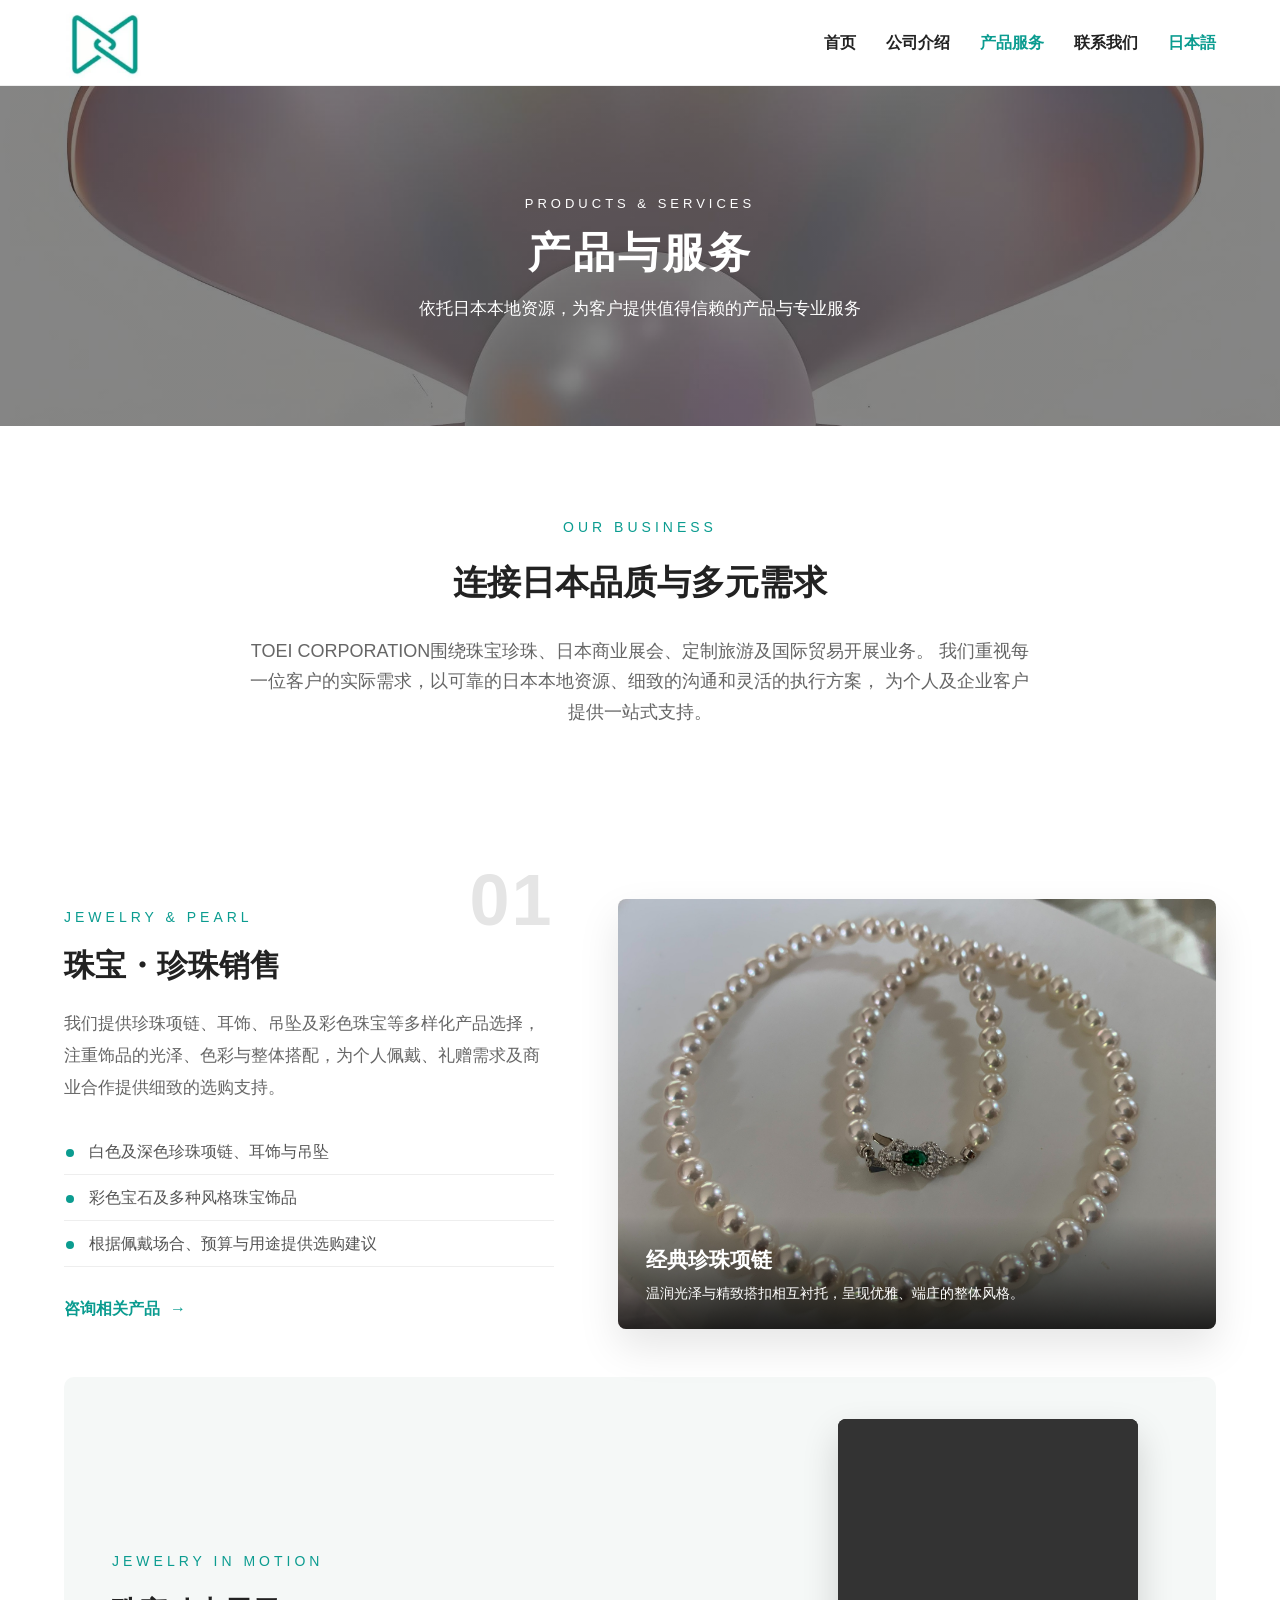
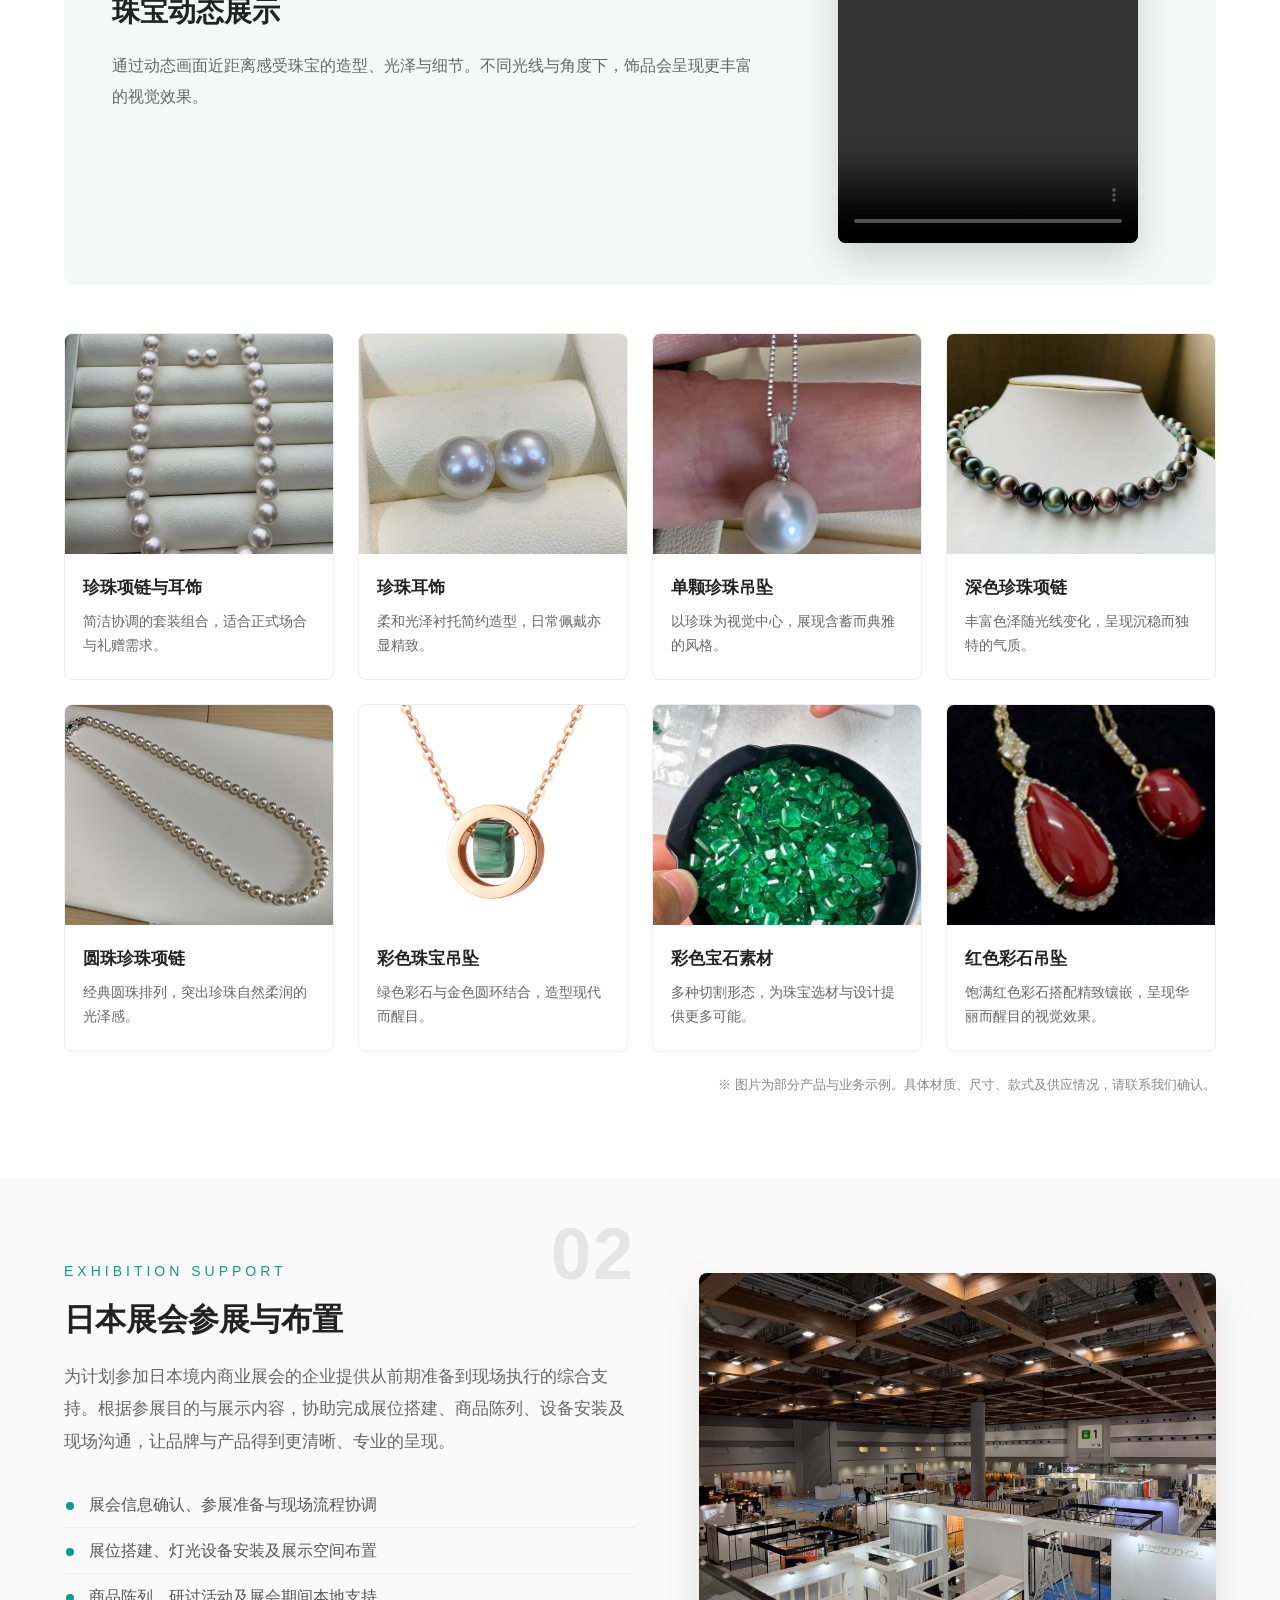
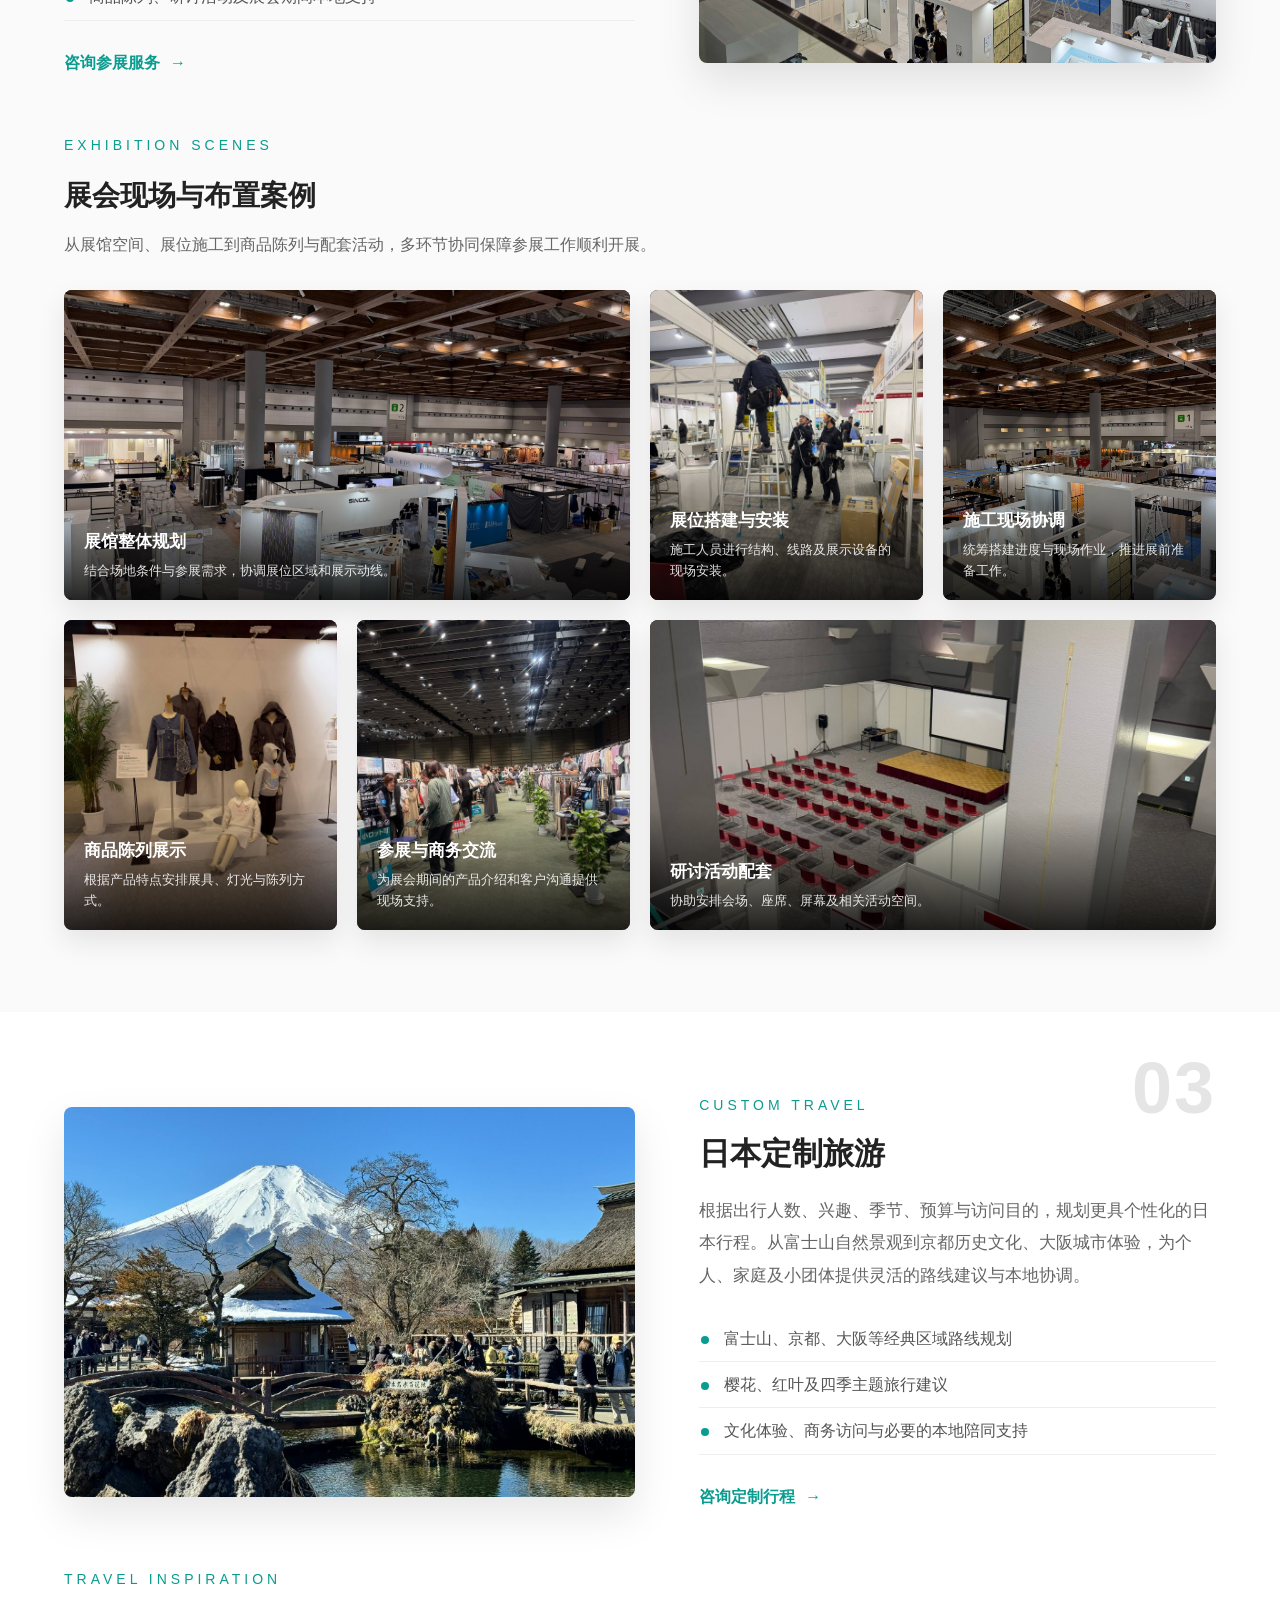
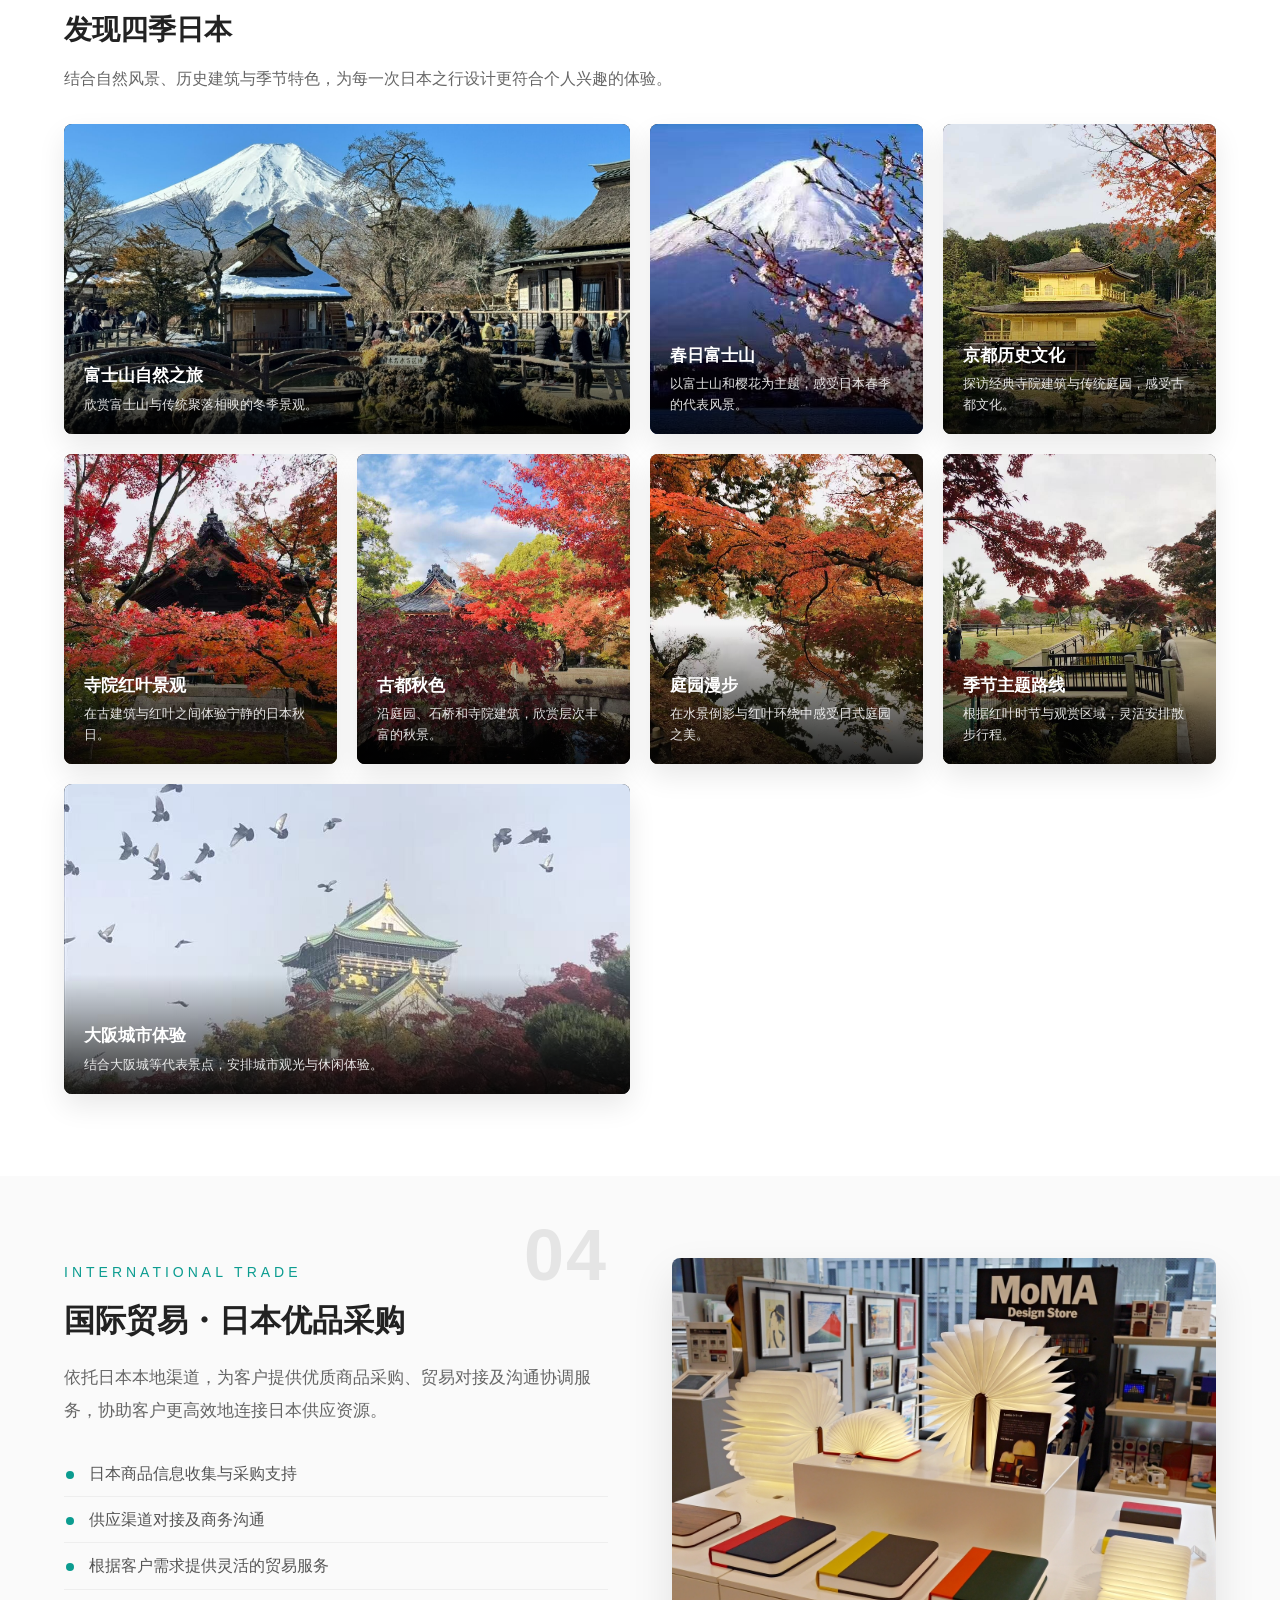
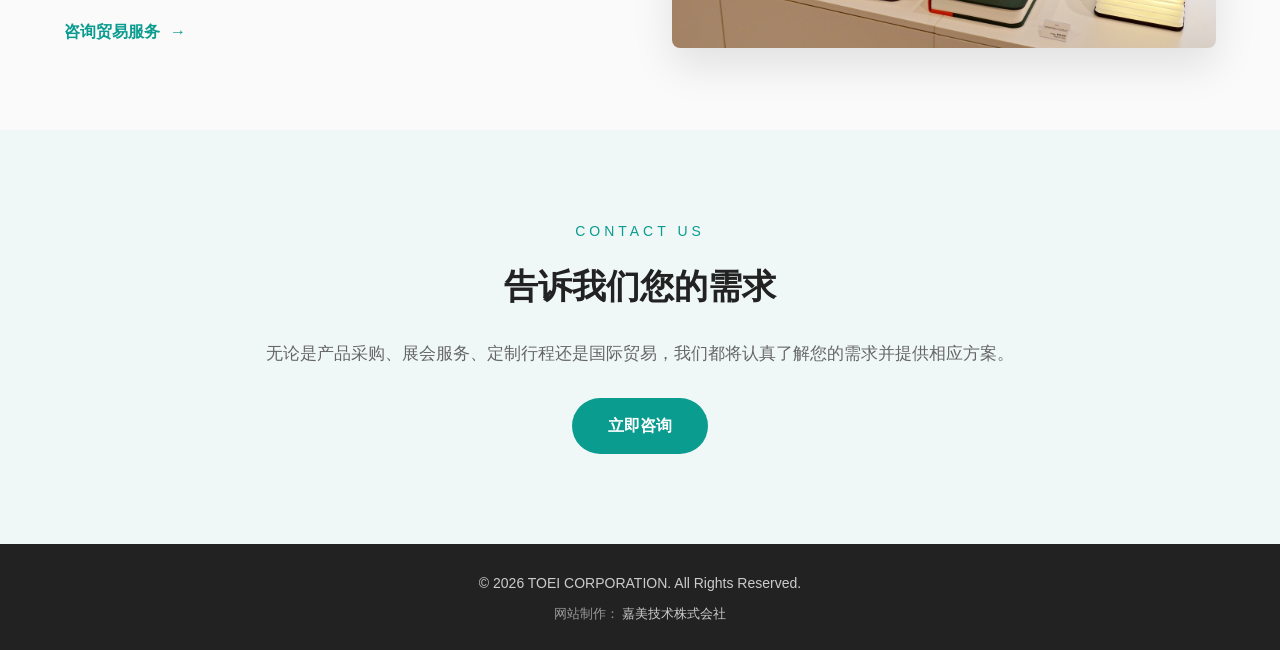
<file: services.html>
<!DOCTYPE html>
<html lang="zh-CN">
<head>
    <meta charset="UTF-8">
    <meta name="viewport" content="width=device-width, initial-scale=1.0">
    <meta name="description" content="TOEI CORPORATION提供珠宝珍珠销售、日本展会参展与布置、日本定制旅游及国际贸易与日本优品采购服务。">
    <title>产品与服务｜TOEI CORPORATION</title>
    <link rel="stylesheet" href="css/style.css">
</head>
<body>

<header class="site-header">
    <div class="container header-inner">
        <div class="brand">
            <a href="index.html">
                <img src="images/logo.jpg" alt="TOEI CORPORATION">
            </a>
        </div>

        <nav class="main-nav">
            <a href="index.html">首页</a>
            <a href="about.html">公司介绍</a>
            <a href="services.html" class="active">产品服务</a>
            <a href="contact.html">联系我们</a>
            <a href="services-ja.html" class="lang">日本語</a>
        </nav>
    </div>
</header>

<main>
    <section class="page-hero services-hero">
        <div class="container">
            <p class="section-label">Products &amp; Services</p>
            <h1>产品与服务</h1>
            <p>依托日本本地资源，为客户提供值得信赖的产品与专业服务</p>
        </div>
    </section>

    <section class="section services-intro">
        <div class="container services-intro-inner">
            <p class="section-label">Our Business</p>
            <h2>连接日本品质与多元需求</h2>
            <p class="section-text">
                TOEI CORPORATION围绕珠宝珍珠、日本商业展会、定制旅游及国际贸易开展业务。
                我们重视每一位客户的实际需求，以可靠的日本本地资源、细致的沟通和灵活的执行方案，
                为个人及企业客户提供一站式支持。
            </p>
        </div>
    </section>

    <section class="service-detail-section jewelry-showcase" id="jewelry">
        <div class="container">
            <div class="jewelry-intro">
                <div class="service-detail-content">
                <p class="service-number">01</p>
                <p class="section-label">Jewelry &amp; Pearl</p>
                <h2>珠宝・珍珠销售</h2>
                <p>我们提供珍珠项链、耳饰、吊坠及彩色珠宝等多样化产品选择，注重饰品的光泽、色彩与整体搭配，为个人佩戴、礼赠需求及商业合作提供细致的选购支持。</p>
                <ul class="service-points">
                    <li>白色及深色珍珠项链、耳饰与吊坠</li>
                    <li>彩色宝石及多种风格珠宝饰品</li>
                    <li>根据佩戴场合、预算与用途提供选购建议</li>
                </ul>
                <a href="contact.html?service=珠宝・珍珠产品" class="text-link">咨询相关产品 <span>→</span></a>
                </div>

                <div class="jewelry-featured-image">
                    <img src="images/A11.jpg" alt="白色珍珠项链与装饰搭扣">
                    <div class="image-caption">
                        <h3>经典珍珠项链</h3>
                        <p>温润光泽与精致搭扣相互衬托，呈现优雅、端庄的整体风格。</p>
                    </div>
                </div>
            </div>

            <div class="jewelry-video-block">
                <div class="jewelry-video-copy">
                    <p class="section-label">Jewelry in Motion</p>
                    <h3>珠宝动态展示</h3>
                    <p>通过动态画面近距离感受珠宝的造型、光泽与细节。不同光线与角度下，饰品会呈现更丰富的视觉效果。</p>
                </div>
                <div class="jewelry-video-frame">
                    <video controls playsinline preload="metadata" aria-label="珠宝产品动态展示视频">
                        <source src="videos/A01.mp4" type="video/mp4">
                        您的浏览器暂不支持视频播放。
                    </video>
                </div>
            </div>

            <div class="product-gallery" aria-label="珠宝与珍珠产品展示">
                <figure class="product-gallery-item">
                    <img src="images/A05.jpg" alt="白色珍珠项链与耳饰套装" loading="lazy">
                    <figcaption><strong>珍珠项链与耳饰</strong><span>简洁协调的套装组合，适合正式场合与礼赠需求。</span></figcaption>
                </figure>
                <figure class="product-gallery-item">
                    <img src="images/A06.jpg" alt="白色珍珠耳饰" loading="lazy">
                    <figcaption><strong>珍珠耳饰</strong><span>柔和光泽衬托简约造型，日常佩戴亦显精致。</span></figcaption>
                </figure>
                <figure class="product-gallery-item">
                    <img src="images/A09.jpg" alt="单颗珍珠吊坠" loading="lazy">
                    <figcaption><strong>单颗珍珠吊坠</strong><span>以珍珠为视觉中心，展现含蓄而典雅的风格。</span></figcaption>
                </figure>
                <figure class="product-gallery-item">
                    <img src="images/A07.jpg" alt="深色珍珠项链" loading="lazy">
                    <figcaption><strong>深色珍珠项链</strong><span>丰富色泽随光线变化，呈现沉稳而独特的气质。</span></figcaption>
                </figure>
                <figure class="product-gallery-item">
                    <img src="images/A10.jpg" alt="圆珠白色珍珠项链" loading="lazy">
                    <figcaption><strong>圆珠珍珠项链</strong><span>经典圆珠排列，突出珍珠自然柔润的光泽感。</span></figcaption>
                </figure>
                <figure class="product-gallery-item">
                    <img src="images/A02.webp" alt="绿色彩石圆环吊坠" loading="lazy">
                    <figcaption><strong>彩色珠宝吊坠</strong><span>绿色彩石与金色圆环结合，造型现代而醒目。</span></figcaption>
                </figure>
                <figure class="product-gallery-item">
                    <img src="images/A03.jpg" alt="绿色宝石裸石素材" loading="lazy">
                    <figcaption><strong>彩色宝石素材</strong><span>多种切割形态，为珠宝选材与设计提供更多可能。</span></figcaption>
                </figure>
                <figure class="product-gallery-item">
                    <img src="images/A12.jpg" alt="红色彩石镶嵌吊坠" loading="lazy">
                    <figcaption><strong>红色彩石吊坠</strong><span>饱满红色彩石搭配精致镶嵌，呈现华丽而醒目的视觉效果。</span></figcaption>
                </figure>
            </div>

            <p class="product-gallery-note">※ 图片为部分产品与业务示例。具体材质、尺寸、款式及供应情况，请联系我们确认。</p>
        </div>
    </section>

    <section class="service-detail-section service-detail-alt business-showcase" id="exhibition">
        <div class="container">
            <div class="business-showcase-intro">
                <div class="service-detail-image">
                    <img src="images/B03.jpg" alt="日本大型展馆展位搭建现场">
                </div>
                <div class="service-detail-content">
                    <p class="service-number">02</p>
                    <p class="section-label">Exhibition Support</p>
                    <h2>日本展会参展与布置</h2>
                    <p>为计划参加日本境内商业展会的企业提供从前期准备到现场执行的综合支持。根据参展目的与展示内容，协助完成展位搭建、商品陈列、设备安装及现场沟通，让品牌与产品得到更清晰、专业的呈现。</p>
                    <ul class="service-points">
                        <li>展会信息确认、参展准备与现场流程协调</li>
                        <li>展位搭建、灯光设备安装及展示空间布置</li>
                        <li>商品陈列、研讨活动及展会期间本地支持</li>
                    </ul>
                    <a href="contact.html?service=日本展会参展与布置" class="text-link">咨询参展服务 <span>→</span></a>
                </div>
            </div>

            <div class="section-gallery-heading">
                <p class="section-label">Exhibition Scenes</p>
                <h3>展会现场与布置案例</h3>
                <p>从展馆空间、展位施工到商品陈列与配套活动，多环节协同保障参展工作顺利开展。</p>
            </div>

            <div class="section-gallery section-gallery-six">
                <figure class="section-gallery-item section-gallery-wide">
                    <img src="images/B06.jpg" alt="大型展馆整体布置现场" loading="lazy">
                    <figcaption><strong>展馆整体规划</strong><span>结合场地条件与参展需求，协调展位区域和展示动线。</span></figcaption>
                </figure>
                <figure class="section-gallery-item">
                    <img src="images/B04.jpg" alt="展位设备安装施工" loading="lazy">
                    <figcaption><strong>展位搭建与安装</strong><span>施工人员进行结构、线路及展示设备的现场安装。</span></figcaption>
                </figure>
                <figure class="section-gallery-item">
                    <img src="images/B03.jpg" alt="展位搭建中的大型展馆" loading="lazy">
                    <figcaption><strong>施工现场协调</strong><span>统筹搭建进度与现场作业，推进展前准备工作。</span></figcaption>
                </figure>
                <figure class="section-gallery-item">
                    <img src="images/B05.jpg" alt="服装商品展位陈列" loading="lazy">
                    <figcaption><strong>商品陈列展示</strong><span>根据产品特点安排展具、灯光与陈列方式。</span></figcaption>
                </figure>
                <figure class="section-gallery-item">
                    <img src="images/B02.jpg" alt="商业展会现场交流" loading="lazy">
                    <figcaption><strong>参展与商务交流</strong><span>为展会期间的产品介绍和客户沟通提供现场支持。</span></figcaption>
                </figure>
                <figure class="section-gallery-item section-gallery-wide">
                    <img src="images/B01.jpg" alt="展馆研讨会场地" loading="lazy">
                    <figcaption><strong>研讨活动配套</strong><span>协助安排会场、座席、屏幕及相关活动空间。</span></figcaption>
                </figure>
            </div>
        </div>
    </section>

    <section class="service-detail-section business-showcase" id="travel">
        <div class="container">
            <div class="business-showcase-intro">
                <div class="service-detail-image">
                    <img src="images/C10.jpg" alt="富士山与日本传统村落景观">
                </div>
                <div class="service-detail-content">
                    <p class="service-number">03</p>
                    <p class="section-label">Custom Travel</p>
                    <h2>日本定制旅游</h2>
                    <p>根据出行人数、兴趣、季节、预算与访问目的，规划更具个性化的日本行程。从富士山自然景观到京都历史文化、大阪城市体验，为个人、家庭及小团体提供灵活的路线建议与本地协调。</p>
                    <ul class="service-points">
                        <li>富士山、京都、大阪等经典区域路线规划</li>
                        <li>樱花、红叶及四季主题旅行建议</li>
                        <li>文化体验、商务访问与必要的本地陪同支持</li>
                    </ul>
                    <a href="contact.html?service=日本定制旅游" class="text-link">咨询定制行程 <span>→</span></a>
                </div>
            </div>

            <div class="section-gallery-heading">
                <p class="section-label">Travel Inspiration</p>
                <h3>发现四季日本</h3>
                <p>结合自然风景、历史建筑与季节特色，为每一次日本之行设计更符合个人兴趣的体验。</p>
            </div>

            <div class="section-gallery travel-gallery">
                <figure class="section-gallery-item section-gallery-wide">
                    <img src="images/C10.jpg" alt="冬季富士山与传统村落" loading="lazy">
                    <figcaption><strong>富士山自然之旅</strong><span>欣赏富士山与传统聚落相映的冬季景观。</span></figcaption>
                </figure>
                <figure class="section-gallery-item">
                    <img src="images/C01.jpg" alt="富士山与樱花" loading="lazy">
                    <figcaption><strong>春日富士山</strong><span>以富士山和樱花为主题，感受日本春季的代表风景。</span></figcaption>
                </figure>
                <figure class="section-gallery-item">
                    <img src="images/C03.jpg" alt="京都金阁寺秋景" loading="lazy">
                    <figcaption><strong>京都历史文化</strong><span>探访经典寺院建筑与传统庭园，感受古都文化。</span></figcaption>
                </figure>
                <figure class="section-gallery-item">
                    <img src="images/C02.jpg" alt="寺院建筑与秋季红叶" loading="lazy">
                    <figcaption><strong>寺院红叶景观</strong><span>在古建筑与红叶之间体验宁静的日本秋日。</span></figcaption>
                </figure>
                <figure class="section-gallery-item">
                    <img src="images/C06.jpg" alt="红叶环绕的寺院与石桥" loading="lazy">
                    <figcaption><strong>古都秋色</strong><span>沿庭园、石桥和寺院建筑，欣赏层次丰富的秋景。</span></figcaption>
                </figure>
                <figure class="section-gallery-item">
                    <img src="images/C04.jpg" alt="红叶与庭园水景" loading="lazy">
                    <figcaption><strong>庭园漫步</strong><span>在水景倒影与红叶环绕中感受日式庭园之美。</span></figcaption>
                </figure>
                <figure class="section-gallery-item">
                    <img src="images/C05.jpg" alt="秋季红叶园路" loading="lazy">
                    <figcaption><strong>季节主题路线</strong><span>根据红叶时节与观赏区域，灵活安排散步行程。</span></figcaption>
                </figure>
                <figure class="section-gallery-item section-gallery-wide">
                    <img src="images/C07.jpg" alt="大阪城与秋季红叶" loading="lazy">
                    <figcaption><strong>大阪城市体验</strong><span>结合大阪城等代表景点，安排城市观光与休闲体验。</span></figcaption>
                </figure>
            </div>
        </div>
    </section>

    <section class="service-detail-section service-detail-alt" id="trade">
        <div class="container service-detail-row">
            <div class="service-detail-image">
                <img src="images/shopping.jpg" alt="国际贸易与日本优品采购">
            </div>
            <div class="service-detail-content">
                <p class="service-number">04</p>
                <p class="section-label">International Trade</p>
                <h2>国际贸易・日本优品采购</h2>
                <p>依托日本本地渠道，为客户提供优质商品采购、贸易对接及沟通协调服务，协助客户更高效地连接日本供应资源。</p>
                <ul class="service-points">
                    <li>日本商品信息收集与采购支持</li>
                    <li>供应渠道对接及商务沟通</li>
                    <li>根据客户需求提供灵活的贸易服务</li>
                </ul>
                <a href="contact.html?service=国际贸易・日本优品采购" class="text-link">咨询贸易服务 <span>→</span></a>
            </div>
        </div>
    </section>

    <section class="section service-contact-cta">
        <div class="container">
            <p class="section-label">Contact Us</p>
            <h2>告诉我们您的需求</h2>
            <p>无论是产品采购、展会服务、定制行程还是国际贸易，我们都将认真了解您的需求并提供相应方案。</p>
            <a href="contact.html" class="btn">立即咨询</a>
        </div>
    </section>
</main>

<footer>
    <p>© 2026 TOEI CORPORATION. All Rights Reserved.</p>
    <p class="site-credit">
        网站制作：
        <a href="https://jiamei-tech.jp/" target="_blank" rel="noopener noreferrer">嘉美技术株式会社</a>
    </p>
</footer>

</body>
</html>
</file>
<file: css/style.css>
/* =========================
   Base
========================= */
*{
    margin:0;
    padding:0;
    box-sizing:border-box;
}

html{
    scroll-behavior:smooth;
}

body{
    font-family:"Hiragino Kaku Gothic ProN","Yu Gothic",Meiryo,"Microsoft YaHei","Hiragino Sans GB",Arial,sans-serif;
    color:#2b2b2b;
    background:#ffffff;
    line-height:1.7;
}

.container{
    width:90%;
    max-width:1180px;
    margin:0 auto;
}

a{
    color:inherit;
}

/* =========================
   Header
========================= */
/* =========================
   Header
========================= */
.site-header{
    width:100%;
    height:86px;
    background:#ffffff;
    border-bottom:1px solid #eeeeee;
    position:sticky;
    top:0;
    z-index:100;
}

.header-inner{
    height:86px;
    display:flex;
    align-items:center;
    justify-content:space-between;
}

.brand{
    display:flex;
    align-items:center;
}

.brand a{
    display:flex;
    align-items:center;
    text-decoration:none;
}

.brand img{
    width:82px;
    height:auto;
    display:block;
}

.main-nav{
    display:flex;
    align-items:center;
    gap:30px;
    white-space:nowrap;
}

.main-nav a{
    color:#222222;
    text-decoration:none;
    font-size:16px;
    font-weight:600;
    line-height:1;
}

.main-nav a:hover,
.main-nav .lang{
    color:#0b9c90;
}

/* =========================
   Buttons
========================= */
.btn{
    display:inline-block;
    padding:14px 36px;
    background:#0b9c90;
    color:#ffffff;
    text-decoration:none;
    border-radius:999px;
    font-size:16px;
    font-weight:600;
    transition:0.3s;
}

.btn:hover{
    background:#087f76;
}

/* =========================
   Common Sections
========================= */
.section{
    padding:90px 0;
}

.section-label{
    color:#0b9c90;
    letter-spacing:4px;
    font-size:14px;
    text-transform:uppercase;
    margin-bottom:14px;
}

.section h2{
    font-size:34px;
    margin-bottom:24px;
    color:#222222;
}

.section-text{
    max-width:780px;
    font-size:18px;
    color:#666666;
}

/* =========================
   Home Hero
========================= */
.hero{
    min-height:540px;
    background:#ffffff;
    display:flex;
    align-items:center;
    padding:50px 0;
}

.hero-inner{
    display:grid;
    grid-template-columns:44% 56%;
    align-items:center;
    gap:50px;
}

.hero-content{
    text-align:left;
}

.eyebrow{
    font-size:18px;
    letter-spacing:5px;
    color:#777777;
    margin-bottom:18px;
}

.hero h1{
    font-size:48px;
    line-height:1.15;
    letter-spacing:3px;
    color:#222222;
    margin-bottom:26px;
}

.subtitle{
    font-size:21px;
    color:#666666;
    line-height:1.8;
    margin-bottom:34px;
}

.hero-image{
    width:100%;
}

.hero-image img{
    width:100%;
    height:400px;
    object-fit:contain;
    object-position:center;
    display:block;
    border-radius:4px;
    box-shadow:0 20px 50px rgba(0,0,0,0.08);
}

/* =========================
   About section on home
========================= */
.about{
    background:#ffffff;
}

/* =========================
   Services
========================= */
.services{
    background:#fafafa;
}

.service-grid{
    margin-top:40px;
    display:grid;
    grid-template-columns:repeat(2, minmax(0, 1fr));
    gap:30px;
}

.service-card{
    background:#ffffff;
    border:1px solid #eeeeee;
    border-radius:8px;
    overflow:hidden;
    transition:0.3s;
}

.service-card:hover{
    transform:translateY(-6px);
    box-shadow:0 18px 40px rgba(0,0,0,0.08);
}

.service-img{
    width:100%;
    height:260px;
    overflow:hidden;
}

.service-img img{
    width:100%;
    height:100%;
    object-fit:cover;
    display:block;
    transition:0.4s;
}

.service-card:hover .service-img img{
    transform:scale(1.05);
}

.service-body{
    padding:30px 28px 34px;
}

.service-body h3{
    font-size:24px;
    margin-bottom:16px;
    color:#222222;
    position:relative;
}

.service-body h3::after{
    content:"";
    display:block;
    width:36px;
    height:3px;
    background:#0b9c90;
    margin-top:14px;
}

.service-body p{
    font-size:16px;
    color:#666666;
}

/* =========================
   Contact
========================= */
.contact{
    background:#ffffff;
    text-align:center;
    padding:60px 0 45px;
}

.contact .section-label{
    margin-bottom:16px;
}

.contact h2{
    margin-bottom:24px;
}

.contact .section-text{
    margin:0 auto 36px;
}

.contact-info{
    margin-top:40px;
    display:grid;
    grid-template-columns:repeat(3,1fr);
    gap:24px;
    text-align:left;
}

.contact-item{
    background:#fafafa;
    border:1px solid #eeeeee;
    border-radius:8px;
    padding:28px 30px;
    min-height:auto;
}

.contact-item h3{
    font-size:20px;
    margin-bottom:18px;
    color:#222222;
}

.contact-item p{
    font-size:16px;
    color:#666666;
    margin-bottom:0;
}

.contact-item a{
    color:#0b9c90;
    text-decoration:none;
}

.contact-item a:hover{
    text-decoration:underline;
}

/* =========================
   Footer
========================= */
footer{
    padding:28px 0 24px;
    background:#222222;
    color:#cccccc;
    text-align:center;
    font-size:14px;
}

.site-credit{
    margin-top:8px;
    font-size:13px;
    color:#999999;
}

.site-credit a{
    color:#cccccc;
    text-decoration:none;
}

.site-credit a:hover{
    color:#0b9c90;
}

/* =========================
   About Page
========================= */
.page-hero{
    background:#f7f7f7;
    padding:80px 0 75px;
    text-align:center;
}

.page-hero h1{
    font-size:40px;
    letter-spacing:3px;
    color:#222222;
    margin-bottom:18px;
}

.page-hero p{
    font-size:17px;
    color:#666666;
}

.page-hero.about-hero{
    min-height:340px;
    padding:90px 0 85px;
    display:flex;
    align-items:center;
    background:
        linear-gradient(rgba(0,0,0,0.35), rgba(0,0,0,0.35)),
        url("../images/about-hero.jpg") center center / cover no-repeat;
    color:#ffffff;
}


.page-hero.about-hero .container{
    width:90%;
}

.page-hero.about-hero .section-label,
.page-hero.about-hero h1,
.page-hero.about-hero p{
    color:#ffffff;
}

.page-hero.about-hero .section-label{
    font-size:13px;
    letter-spacing:4px;
    margin-bottom:12px;
}

.page-hero.about-hero h1{
    font-size:42px;
    line-height:1.25;
    margin-bottom:16px;
}

.page-hero.about-hero p{
    font-size:17px;
    line-height:1.7;
}

.about-detail-inner{
    display:grid;
    grid-template-columns:1.1fr 0.9fr;
    align-items:center;
    gap:50px;
}

.about-detail-text p{
    font-size:18px;
    color:#666666;
    line-height:1.9;
    margin-bottom:22px;
}

.about-detail-image img{
    width:100%;
    height:390px;
    object-fit:cover;
    display:block;
    border-radius:8px;
    box-shadow:0 18px 40px rgba(0,0,0,0.10);
}

.philosophy{
    background:#fafafa;
}

.value-grid{
    margin-top:40px;
    display:grid;
    grid-template-columns:repeat(3,1fr);
    gap:26px;
}

.value-card{
    background:#ffffff;
    border:1px solid #eeeeee;
    border-radius:8px;
    padding:34px 28px;
    text-align:left;
}

.value-card h3{
    font-size:22px;
    color:#222222;
    margin-bottom:16px;
}

.value-card p{
    font-size:16px;
    color:#666666;
}

.strength{
    background:#ffffff;
}

.strength-list{
    margin-top:38px;
    display:grid;
    grid-template-columns:repeat(2,1fr);
    gap:24px;
}

.strength-item{
    border-left:4px solid #0b9c90;
    background:#fafafa;
    padding:26px 28px;
}

.strength-item h3{
    font-size:21px;
    color:#222222;
    margin-bottom:12px;
}

.strength-item p{
    font-size:16px;
    color:#666666;
}

.company-profile{
    background:#fafafa;
}

.profile-table{
    margin-top:36px;
    border-top:1px solid #dddddd;
}

.profile-row{
    display:grid;
    grid-template-columns:220px 1fr;
    border-bottom:1px solid #dddddd;
}

.profile-title{
    background:#f0f0f0;
    padding:20px 24px;
    font-weight:600;
    color:#222222;
}

.profile-text{
    background:#ffffff;
    padding:20px 24px;
    color:#666666;
}

.profile-text a{
    color:#0b9c90;
    text-decoration:none;
}

.profile-text a:hover{
    text-decoration:underline;
}

.simple-contact{
    background:#ffffff;
}

/* =========================
   Services Page
========================= */
.main-nav .active{
    color:#0b9c90;
}

.page-hero.services-hero{
    min-height:340px;
    padding:90px 0 85px;
    display:flex;
    align-items:center;
    background:
        linear-gradient(rgba(0,0,0,0.48), rgba(0,0,0,0.48)),
        url("../images/hero.jpg") center center / cover no-repeat;
    color:#ffffff;
}

.page-hero.services-hero .section-label,
.page-hero.services-hero h1,
.page-hero.services-hero p{
    color:#ffffff;
}

.page-hero.services-hero .section-label{
    font-size:13px;
    letter-spacing:4px;
    margin-bottom:12px;
}

.page-hero.services-hero h1{
    font-size:42px;
    line-height:1.25;
    margin-bottom:16px;
}

.services-intro{
    text-align:center;
    background:#ffffff;
}

.services-intro .section-text{
    margin:0 auto;
}

.service-detail-section{
    padding:82px 0;
    background:#ffffff;
}

.service-detail-alt{
    background:#fafafa;
}

.service-detail-row{
    display:grid;
    grid-template-columns:1fr 1fr;
    align-items:center;
    gap:64px;
}

.service-detail-alt .service-detail-image{
    order:2;
}

.service-detail-alt .service-detail-content{
    order:1;
}

.service-detail-image img{
    width:100%;
    height:390px;
    object-fit:cover;
    display:block;
    border-radius:8px;
    box-shadow:0 18px 42px rgba(0,0,0,0.10);
}

.service-detail-content{
    position:relative;
}

.jewelry-intro{
    display:grid;
    grid-template-columns:0.9fr 1.1fr;
    align-items:center;
    gap:64px;
    margin-bottom:48px;
}

.jewelry-featured-image{
    position:relative;
    min-height:430px;
    overflow:hidden;
    border-radius:8px;
    box-shadow:0 18px 42px rgba(0,0,0,0.10);
}

.jewelry-featured-image img{
    width:100%;
    height:430px;
    object-fit:cover;
    display:block;
}

.image-caption{
    position:absolute;
    left:0;
    right:0;
    bottom:0;
    padding:26px 28px 24px;
    color:#ffffff;
    background:linear-gradient(transparent,rgba(0,0,0,0.78));
}

.image-caption h3{
    font-size:21px;
    margin-bottom:5px;
}

.image-caption p{
    font-size:14px;
    line-height:1.65;
}

.product-gallery{
    display:grid;
    grid-template-columns:repeat(4,minmax(0,1fr));
    gap:24px;
}

.jewelry-video-block{
    display:grid;
    grid-template-columns:1fr 360px;
    align-items:center;
    gap:56px;
    margin:0 0 48px;
    padding:42px 48px;
    background:#f5f8f7;
    border-radius:10px;
}

.jewelry-video-copy h3{
    color:#222222;
    font-size:28px;
    margin-bottom:16px;
}

.jewelry-video-copy > p:not(.section-label){
    color:#666666;
    font-size:16px;
    line-height:1.9;
}

.jewelry-video-frame{
    display:flex;
    justify-content:center;
}

.jewelry-video-frame video{
    width:100%;
    max-width:300px;
    aspect-ratio:544 / 768;
    object-fit:cover;
    display:block;
    background:#111111;
    border-radius:8px;
    box-shadow:0 16px 36px rgba(0,0,0,0.16);
}

.product-gallery-item{
    background:#ffffff;
    border:1px solid #eeeeee;
    border-radius:8px;
    overflow:hidden;
    transition:transform 0.3s,box-shadow 0.3s;
}

.product-gallery-item:hover{
    transform:translateY(-5px);
    box-shadow:0 16px 34px rgba(0,0,0,0.09);
}

.product-gallery-item img{
    width:100%;
    height:220px;
    object-fit:cover;
    display:block;
}

.product-gallery-item figcaption{
    display:flex;
    flex-direction:column;
    gap:7px;
    padding:20px 18px 22px;
}

.product-gallery-item figcaption strong{
    color:#222222;
    font-size:17px;
}

.product-gallery-item figcaption span{
    color:#666666;
    font-size:14px;
    line-height:1.7;
}

.product-gallery-note{
    margin-top:22px;
    color:#888888;
    font-size:13px;
    text-align:right;
}

.business-showcase-intro{
    display:grid;
    grid-template-columns:1.05fr 0.95fr;
    align-items:center;
    gap:64px;
    margin-bottom:58px;
}

.service-detail-alt .business-showcase-intro .service-detail-image{
    order:2;
}

.service-detail-alt .business-showcase-intro .service-detail-content{
    order:1;
}

.section-gallery-heading{
    max-width:760px;
    margin-bottom:30px;
}

.section-gallery-heading h3{
    color:#222222;
    font-size:28px;
    margin-bottom:12px;
}

.section-gallery-heading > p:not(.section-label){
    color:#666666;
    font-size:16px;
    line-height:1.8;
}

.section-gallery{
    display:grid;
    grid-template-columns:repeat(4,minmax(0,1fr));
    grid-auto-rows:310px;
    gap:20px;
}

.section-gallery-item{
    position:relative;
    overflow:hidden;
    border-radius:8px;
    background:#222222;
    box-shadow:0 12px 28px rgba(0,0,0,0.09);
}

.section-gallery-wide{
    grid-column:span 2;
}

.section-gallery-item img{
    width:100%;
    height:100%;
    object-fit:cover;
    display:block;
    transition:transform 0.4s;
}

.section-gallery-item:hover img{
    transform:scale(1.04);
}

.section-gallery-item figcaption{
    position:absolute;
    left:0;
    right:0;
    bottom:0;
    display:flex;
    flex-direction:column;
    gap:4px;
    padding:48px 20px 18px;
    color:#ffffff;
    background:linear-gradient(transparent,rgba(0,0,0,0.82));
}

.section-gallery-item figcaption strong{
    font-size:17px;
}

.section-gallery-item figcaption span{
    font-size:13px;
    line-height:1.6;
    color:rgba(255,255,255,0.88);
}

.service-number{
    position:absolute;
    top:-42px;
    right:0;
    color:#e5e5e5;
    font-size:72px;
    font-weight:700;
    line-height:1;
    letter-spacing:2px;
}

.service-detail-content h2{
    position:relative;
    font-size:31px;
    line-height:1.4;
    color:#222222;
    margin-bottom:20px;
}

.service-detail-content > p:not(.service-number):not(.section-label){
    position:relative;
    font-size:17px;
    line-height:1.9;
    color:#666666;
}

.service-points{
    list-style:none;
    margin:24px 0 28px;
}

.service-points li{
    position:relative;
    padding:9px 0 9px 25px;
    color:#555555;
    font-size:16px;
    border-bottom:1px solid #eeeeee;
}

.service-points li::before{
    content:"";
    position:absolute;
    left:2px;
    top:20px;
    width:8px;
    height:8px;
    border-radius:50%;
    background:#0b9c90;
}

.text-link{
    display:inline-flex;
    align-items:center;
    gap:10px;
    color:#0b9c90;
    text-decoration:none;
    font-size:16px;
    font-weight:600;
}

.text-link span{
    transition:transform 0.25s;
}

.text-link:hover span{
    transform:translateX(5px);
}

.service-contact-cta{
    background:#f0f8f7;
    text-align:center;
}

.service-contact-cta p:not(.section-label){
    max-width:760px;
    margin:0 auto 30px;
    color:#666666;
    font-size:17px;
}

/* =========================
   Contact Page
========================= */
.page-hero.contact-hero{
    min-height:340px;
    padding:90px 0 85px;
    display:flex;
    align-items:center;
    background:
        linear-gradient(rgba(0,0,0,0.52),rgba(0,0,0,0.52)),
        url("../images/hero.jpg") center center / cover no-repeat;
    color:#ffffff;
}

.page-hero.contact-hero .section-label,
.page-hero.contact-hero h1,
.page-hero.contact-hero p{
    color:#ffffff;
}

.page-hero.contact-hero h1{
    font-size:42px;
    line-height:1.25;
    margin-bottom:16px;
}

.contact-page-intro{
    text-align:center;
    padding-bottom:50px;
}

.contact-page-heading .section-text{
    margin:0 auto;
}

.contact-page-main{
    padding:20px 0 90px;
    background:#fafafa;
}

.contact-page-grid{
    display:grid;
    grid-template-columns:0.85fr 1.15fr;
    gap:42px;
    align-items:start;
}

.contact-details-panel,
.contact-form-panel{
    background:#ffffff;
    border:1px solid #eeeeee;
    border-radius:10px;
    padding:42px 40px;
    box-shadow:0 14px 34px rgba(0,0,0,0.05);
}

.contact-details-panel > h2,
.contact-form-panel > h2{
    color:#222222;
    font-size:30px;
    margin-bottom:26px;
}

.contact-detail-list{
    display:flex;
    flex-direction:column;
    gap:16px;
}

.contact-detail-card{
    display:grid;
    grid-template-columns:46px 1fr;
    gap:16px;
    align-items:start;
    padding:22px 0;
    border-bottom:1px solid #eeeeee;
}

.contact-detail-number{
    display:flex;
    align-items:center;
    justify-content:center;
    width:42px;
    height:42px;
    border-radius:50%;
    color:#ffffff;
    background:#0b9c90;
    font-size:13px;
    font-weight:700;
}

.contact-detail-card h3{
    color:#222222;
    font-size:18px;
    margin-bottom:6px;
}

.contact-detail-card p,
.contact-detail-card a{
    color:#666666;
    font-size:15px;
    line-height:1.75;
    text-decoration:none;
    word-break:break-word;
}

.contact-detail-card a:hover{
    color:#0b9c90;
}

.contact-response-note{
    margin-top:26px;
    padding:20px;
    background:#f0f8f7;
    border-left:3px solid #0b9c90;
    color:#666666;
    font-size:14px;
    line-height:1.8;
}

.contact-form-lead{
    color:#666666;
    font-size:15px;
    margin:-12px 0 28px;
}

.contact-form{
    display:flex;
    flex-direction:column;
    gap:22px;
}

.form-row{
    display:grid;
    grid-template-columns:1fr 1fr;
    gap:20px;
}

.form-group{
    display:flex;
    flex-direction:column;
    gap:8px;
}

.form-group label{
    color:#333333;
    font-size:15px;
    font-weight:600;
}

.form-group label span{
    display:inline-block;
    margin-left:6px;
    padding:2px 7px;
    border-radius:3px;
    background:#0b9c90;
    color:#ffffff;
    font-size:11px;
    font-weight:500;
}

.form-group input,
.form-group select,
.form-group textarea{
    width:100%;
    padding:13px 14px;
    border:1px solid #d8d8d8;
    border-radius:5px;
    background:#ffffff;
    color:#333333;
    font:inherit;
    font-size:15px;
    transition:border-color 0.2s,box-shadow 0.2s;
}

.form-group textarea{
    resize:vertical;
    min-height:150px;
}

.form-group input:focus,
.form-group select:focus,
.form-group textarea:focus{
    outline:none;
    border-color:#0b9c90;
    box-shadow:0 0 0 3px rgba(11,156,144,0.12);
}

.privacy-check{
    display:flex;
    align-items:flex-start;
    gap:10px;
    color:#666666;
    font-size:14px;
    line-height:1.6;
    cursor:pointer;
}

.privacy-check input{
    margin-top:4px;
    accent-color:#0b9c90;
}

.contact-submit{
    border:0;
    cursor:pointer;
    align-self:flex-start;
}

.form-help{
    color:#888888;
    font-size:13px;
    line-height:1.7;
}

/* =========================
   Tablet
========================= */
@media(max-width:1000px){
    .main-nav{
        gap:22px;
    }

    .main-nav a{
        font-size:15px;
    }

    .brand img{
        width:78px;
    }

    .hero h1{
        font-size:42px;
    }

    .subtitle{
        font-size:19px;
    }

    .product-gallery{
        grid-template-columns:repeat(2,minmax(0,1fr));
    }

    .jewelry-video-block{
        grid-template-columns:1fr 300px;
        gap:36px;
        padding:36px;
    }

    .section-gallery{
        grid-template-columns:repeat(2,minmax(0,1fr));
    }

    .section-gallery-wide{
        grid-column:span 1;
    }

    .contact-page-grid{
        grid-template-columns:1fr;
    }
}

/* =========================
   Mobile
========================= */
@media(max-width:768px){
    .container{
        width:92%;
    }

    .site-header{
        height:auto;
        position:relative;
    }

    .header-inner{
        height:auto;
        padding:16px 0;
        flex-direction:column;
        gap:14px;
    }

    .brand img{
        width:76px;
    }

    .main-nav{
        width:100%;
        justify-content:center;
        flex-wrap:wrap;
        gap:10px 18px;
        white-space:normal;
    }

    .main-nav a{
        font-size:14px;
    }

    .hero{
        min-height:auto;
        padding:45px 0 50px;
    }

    .hero-inner{
        grid-template-columns:1fr;
        gap:32px;
    }

    .hero-content{
        text-align:center;
    }

    .eyebrow{
        font-size:13px;
        letter-spacing:3px;
        margin-bottom:14px;
    }

    .hero h1{
        font-size:34px;
        letter-spacing:2px;
        margin-bottom:18px;
    }

    .subtitle{
        font-size:16px;
        line-height:1.7;
        margin-bottom:26px;
    }

    .btn{
        padding:12px 30px;
        font-size:15px;
    }

    .hero-image img{
        height:auto;
        max-height:300px;
        object-fit:contain;
    }

    .section{
        padding:55px 0;
    }

    .section-label{
        font-size:13px;
        letter-spacing:3px;
        margin-bottom:10px;
    }

    .section h2{
        font-size:26px;
        line-height:1.4;
        margin-bottom:18px;
    }

    .section-text{
        font-size:16px;
        line-height:1.8;
    }

    .service-grid{
        grid-template-columns:1fr;
        gap:24px;
        margin-top:30px;
    }

    .service-img{
        height:210px;
    }

    .service-body{
        padding:24px 22px 28px;
    }

    .service-body h3{
        font-size:21px;
        margin-bottom:12px;
    }

    .service-body p{
        font-size:15px;
    }

    .contact{
        padding:50px 0 38px;
    }

    .contact .section-text{
        margin-bottom:28px;
    }

    .contact-info{
        grid-template-columns:1fr;
        gap:18px;
        margin-top:28px;
    }

    .contact-item{
        padding:22px 20px;
        text-align:left;
    }

    .contact-item h3{
        font-size:18px;
        margin-bottom:10px;
    }

    .contact-item p{
        font-size:15px;
        word-break:break-word;
    }

    .page-hero{
        padding:55px 0 50px;
    }

    .page-hero h1{
        font-size:30px;
    }

    .page-hero p{
        font-size:15px;
    }

    .page-hero.about-hero{
        min-height:180px;
        padding:38px 0 36px;
        background-position:center center;
    }

    .page-hero.about-hero h1{
        font-size:28px;
    }

    .page-hero.about-hero p{
        font-size:14px;
        padding:0 12px;
    }

    .about-detail-inner{
        grid-template-columns:1fr;
        gap:30px;
    }

    .about-detail-text{
        order:1;
    }

    .about-detail-image{
        order:2;
    }

    .about-detail-text p{
        font-size:16px;
    }

    .about-detail-image img{
        height:230px;
    }

    .value-grid{
        grid-template-columns:1fr;
        gap:20px;
        margin-top:30px;
    }

    .value-card{
        padding:26px 22px;
    }

    .value-card h3{
        font-size:20px;
    }

    .strength-list{
        grid-template-columns:1fr;
        gap:18px;
        margin-top:28px;
    }

    .strength-item{
        padding:22px 20px;
    }

    .strength-item h3{
        font-size:19px;
    }

    .profile-row{
        grid-template-columns:1fr;
    }

    .profile-title{
        padding:14px 18px;
    }

    .profile-text{
        padding:16px 18px;
    }

    .page-hero.services-hero{
        min-height:180px;
        padding:38px 0 36px;
    }

    .page-hero.services-hero h1{
        font-size:28px;
    }

    .page-hero.services-hero p{
        font-size:14px;
        padding:0 12px;
    }

    .page-hero.contact-hero{
        min-height:180px;
        padding:38px 0 36px;
    }

    .page-hero.contact-hero h1{
        font-size:28px;
    }

    .page-hero.contact-hero p{
        font-size:14px;
        padding:0 12px;
    }

    .contact-page-intro{
        padding-bottom:34px;
    }

    .contact-page-main{
        padding:10px 0 55px;
    }

    .contact-details-panel,
    .contact-form-panel{
        padding:30px 24px;
    }

    .contact-details-panel > h2,
    .contact-form-panel > h2{
        font-size:25px;
    }

    .form-row{
        grid-template-columns:1fr;
    }

    .service-detail-section{
        padding:55px 0;
    }

    .service-detail-row{
        grid-template-columns:1fr;
        gap:32px;
    }

    .business-showcase-intro{
        grid-template-columns:1fr;
        gap:32px;
        margin-bottom:42px;
    }

    .service-detail-alt .business-showcase-intro .service-detail-image,
    .service-detail-alt .business-showcase-intro .service-detail-content{
        order:initial;
    }

    .section-gallery-heading h3{
        font-size:24px;
    }

    .section-gallery{
        grid-auto-rows:260px;
        gap:16px;
    }

    .jewelry-intro{
        grid-template-columns:1fr;
        gap:32px;
        margin-bottom:32px;
    }

    .jewelry-featured-image,
    .jewelry-featured-image img{
        min-height:0;
        height:300px;
    }

    .image-caption{
        padding:40px 20px 18px;
    }

    .product-gallery{
        gap:16px;
    }

    .jewelry-video-block{
        grid-template-columns:1fr;
        gap:26px;
        margin-bottom:32px;
        padding:28px 22px;
    }

    .jewelry-video-copy h3{
        font-size:24px;
    }

    .jewelry-video-frame video{
        max-width:280px;
    }

    .product-gallery-item img{
        height:190px;
    }

    .product-gallery-item figcaption{
        padding:16px 15px 18px;
    }

    .product-gallery-note{
        text-align:left;
    }

    .service-detail-alt .service-detail-image,
    .service-detail-alt .service-detail-content{
        order:initial;
    }

    .service-detail-image img{
        height:260px;
    }

    .service-number{
        top:-22px;
        font-size:56px;
    }

    .service-detail-content h2{
        font-size:25px;
        margin-bottom:16px;
    }

    .service-detail-content > p:not(.service-number):not(.section-label){
        font-size:16px;
    }

    .service-points{
        margin:20px 0 24px;
    }

    .service-points li{
        font-size:15px;
    }

    footer{
        padding:24px 16px 22px;
        font-size:13px;
    }
}

/* =========================
   Small Mobile
========================= */
@media(max-width:480px){
    .hero h1{
        font-size:30px;
    }

    .subtitle{
        font-size:16px;
    }

    .hero-image img{
        max-height:260px;
    }

    .section h2{
        font-size:24px;
    }

    .service-img{
        height:190px;
    }

    .page-hero.about-hero{
        min-height:165px;
        padding:34px 0 32px;
    }

    .page-hero.about-hero h1{
        font-size:26px;
    }

    .about-detail-image img{
        height:210px;
    }

    .page-hero.services-hero{
        min-height:165px;
        padding:34px 0 32px;
    }

    .page-hero.services-hero h1{
        font-size:26px;
    }

    .page-hero.contact-hero{
        min-height:165px;
        padding:34px 0 32px;
    }

    .page-hero.contact-hero h1{
        font-size:26px;
    }

    .service-detail-image img{
        height:220px;
    }

    .service-number{
        font-size:48px;
    }

    .product-gallery{
        grid-template-columns:1fr;
    }

    .product-gallery-item img{
        height:240px;
    }

    .section-gallery{
        grid-template-columns:1fr;
        grid-auto-rows:280px;
    }
}
</file>
